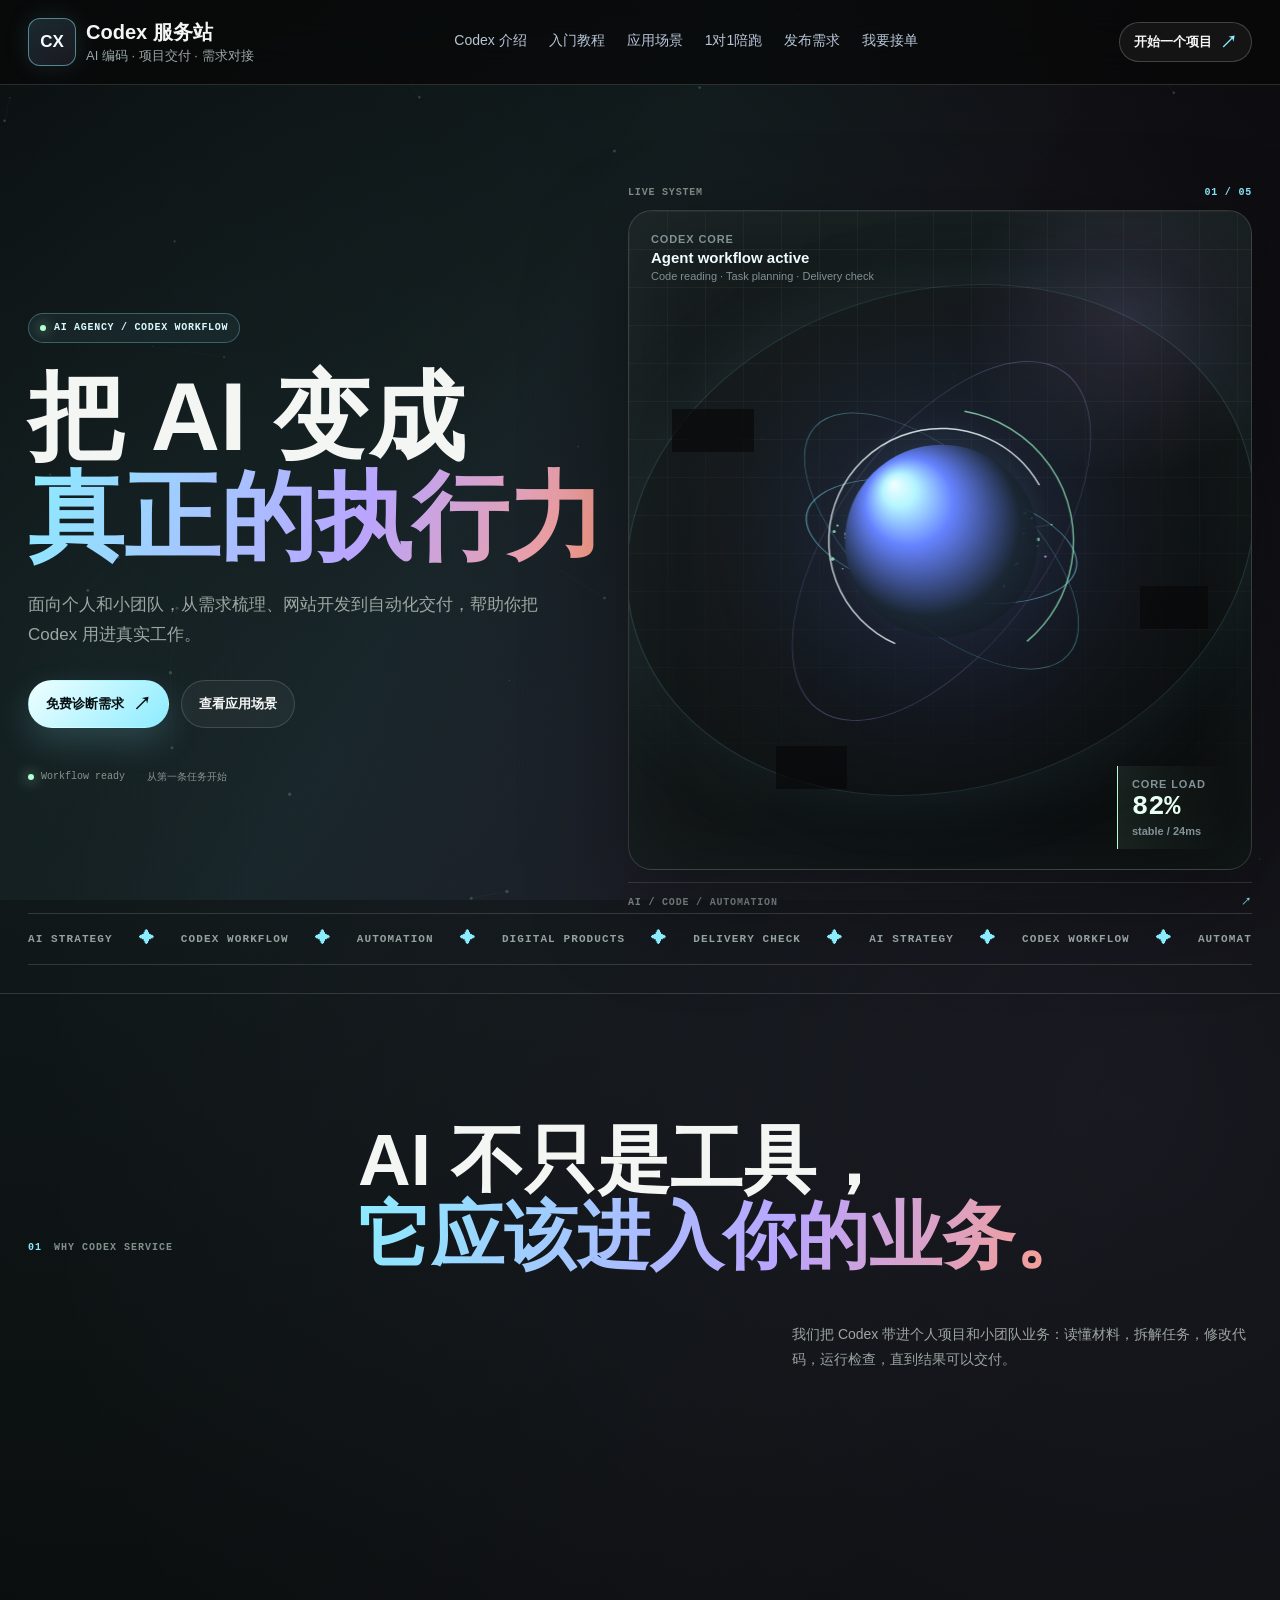
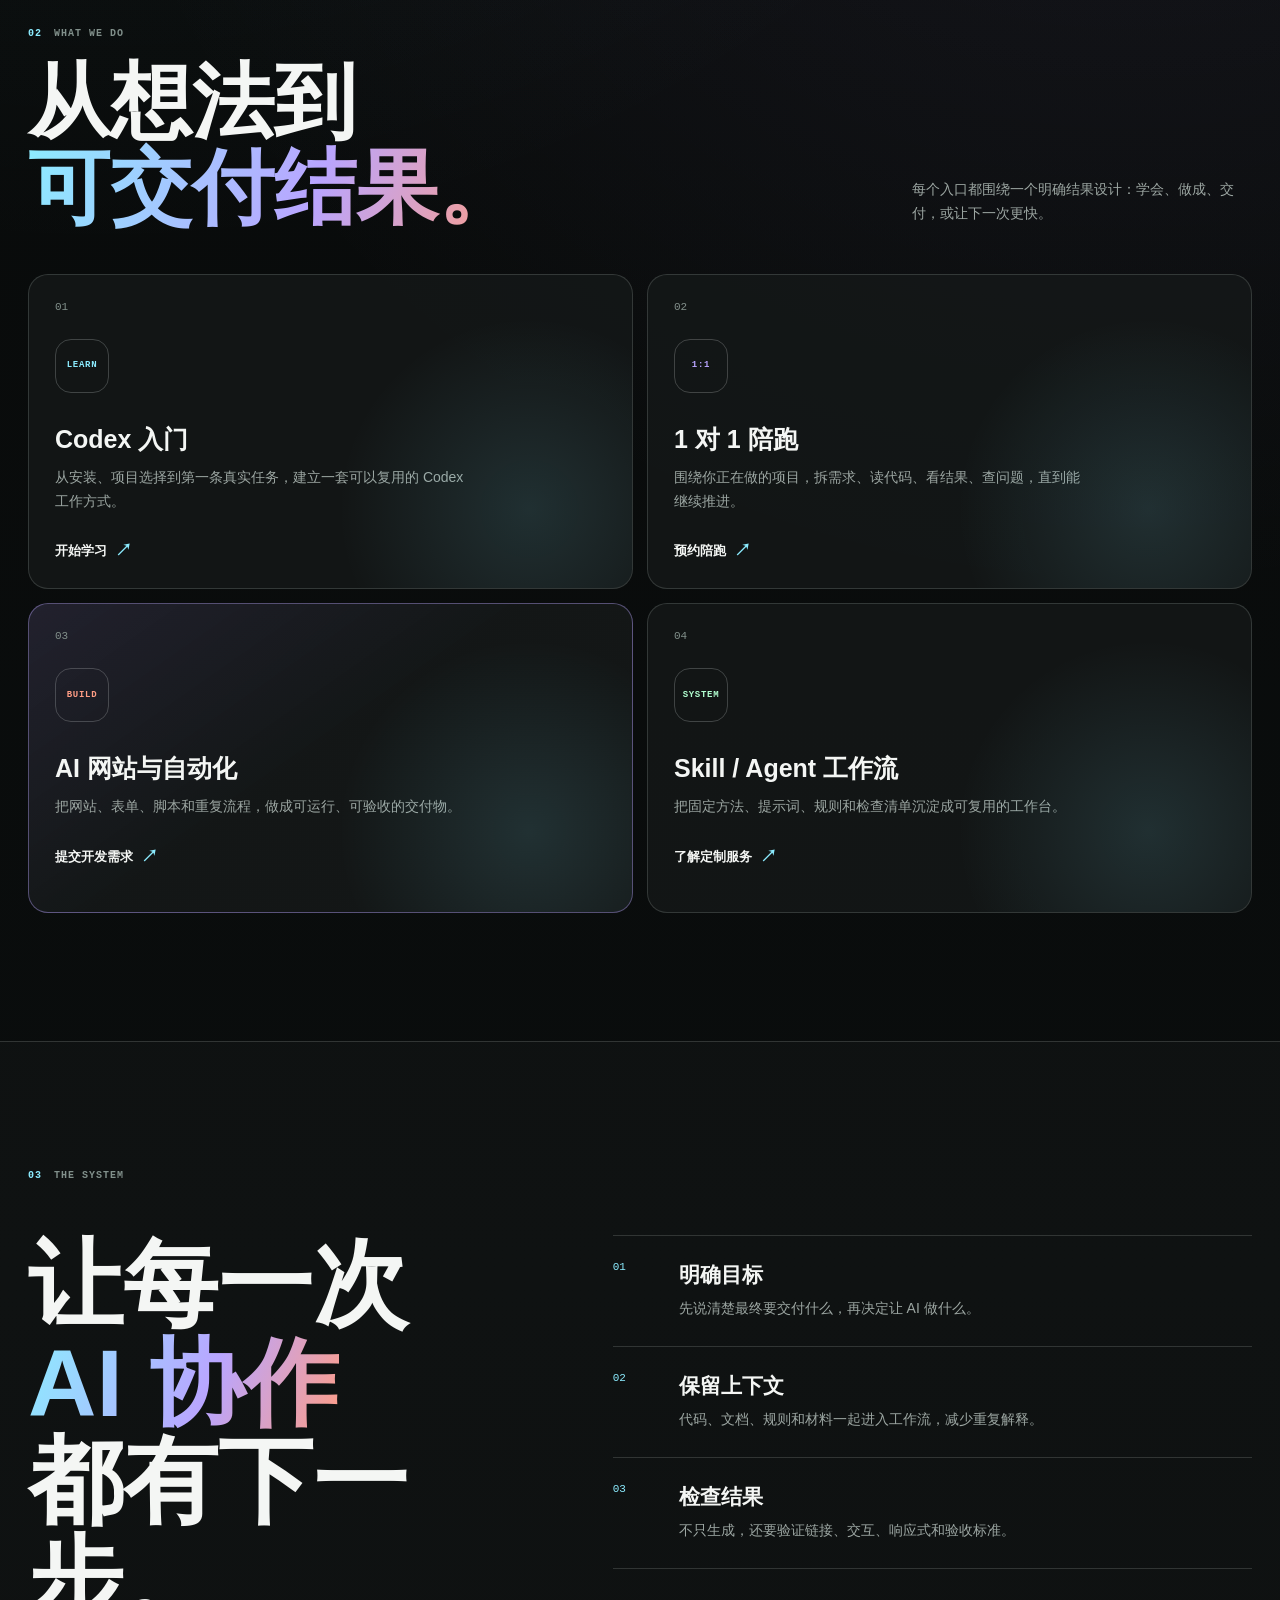
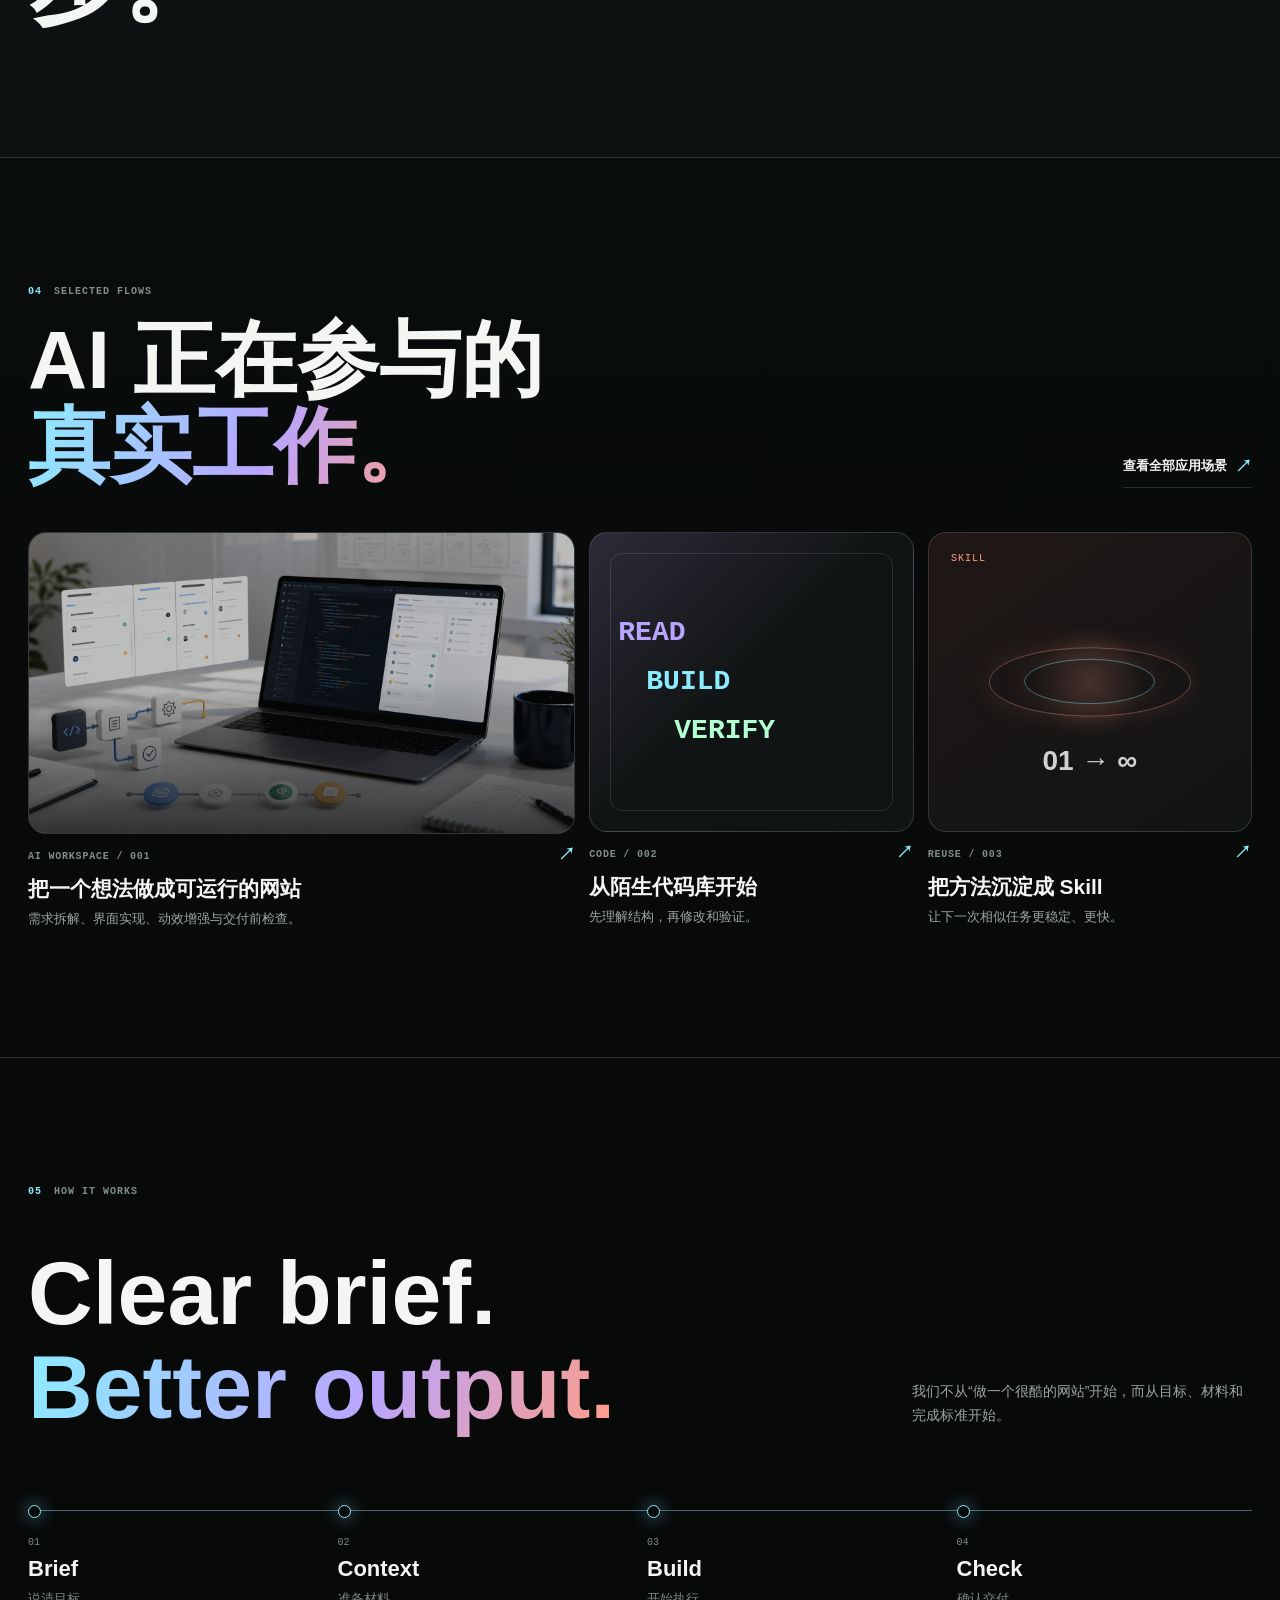
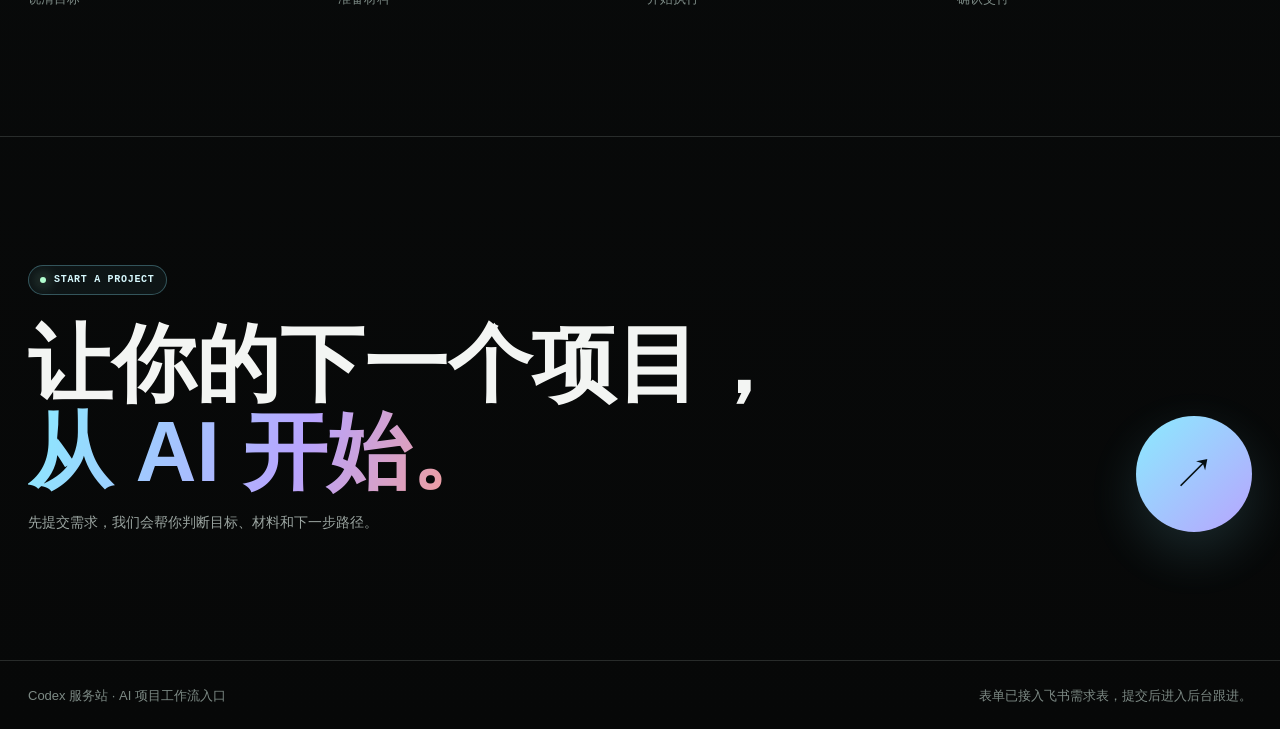
<file: index.html>
<!doctype html>
<html lang="zh-CN">
<head>
  <meta charset="utf-8">
  <meta name="viewport" content="width=device-width, initial-scale=1">
  <title>Codex 服务站 | AI Agency</title>
  <meta name="description" content="Codex 服务站面向个人和小团队，提供 Codex 入门、项目陪跑、AI 网站、自动化和 Skill 工作流服务。">
  <meta name="theme-color" content="#070808">
  <link rel="stylesheet" href="styles.css">
</head>
<body class="theme-ai agencyai-home">
  <canvas class="ambient-canvas" data-ambient-canvas aria-hidden="true"></canvas>
  <div class="page-progress" data-page-progress aria-hidden="true"></div>
  <div class="custom-cursor" data-custom-cursor aria-hidden="true"><span data-cursor-label>OPEN</span></div>

  <header class="site-header">
    <div class="nav-wrap">
      <a class="brand" href="index.html" aria-label="Codex 服务站首页">
        <span class="brand-mark">CX</span>
        <span class="brand-text">
          <span class="brand-name">Codex 服务站</span>
          <span class="brand-sub">AI 编码 · 项目交付 · 需求对接</span>
        </span>
      </a>
      <nav class="nav-links" data-nav-links>
        <a href="codex/index.html">Codex 介绍</a>
        <a href="tutorial/index.html">入门教程</a>
        <a href="scenarios/index.html">应用场景</a>
        <a href="coaching/index.html">1对1陪跑</a>
        <a href="post-demand/index.html">发布需求</a>
        <a href="take-orders/index.html">我要接单</a>
      </nav>
      <div class="nav-actions">
        <a class="agency-nav-cta" href="post-demand/index.html">开始一个项目 <span>↗</span></a>
        <button class="menu-button" type="button" data-menu-toggle aria-expanded="false" aria-label="打开导航">MENU</button>
      </div>
    </div>
  </header>

  <main>
    <section class="agency-hero">
      <div class="agency-hero-grid">
        <div class="agency-hero-copy reveal">
          <span class="agency-pill"><i></i>AI AGENCY / CODEX WORKFLOW</span>
          <h1>把 AI 变成<br><span>真正的执行力</span></h1>
          <p>面向个人和小团队，从需求梳理、网站开发到自动化交付，帮助你把 Codex 用进真实工作。</p>
          <div class="agency-hero-actions">
            <a class="agency-button primary" href="post-demand/index.html" data-cursor-text="START">免费诊断需求 <span>↗</span></a>
            <a class="agency-button secondary" href="scenarios/index.html" data-cursor-text="EXPLORE">查看应用场景</a>
          </div>
          <div class="agency-trust-row">
            <span><i></i>Workflow ready</span>
            <span>从第一条任务开始</span>
          </div>
        </div>

        <div class="agency-hero-visual reveal">
          <div class="agency-visual-label label-top"><span>LIVE SYSTEM</span><strong>01 / 05</strong></div>
          <div class="core-stage" aria-label="动态 AI 核心视觉">
            <canvas class="core-canvas" data-core-canvas aria-hidden="true"></canvas>
            <div class="core-copy">
              <span>Codex Core</span>
              <strong>Agent workflow active</strong>
              <small>Code reading · Task planning · Delivery check</small>
            </div>
            <div class="orbit-label label-one"><i></i>Analyze</div>
            <div class="orbit-label label-two"><i></i>Build</div>
            <div class="orbit-label label-three"><i></i>Verify</div>
            <div class="core-readout"><span>CORE LOAD</span><strong data-core-load>82%</strong><small>stable / 24ms</small></div>
          </div>
          <div class="agency-visual-label label-bottom"><span>AI / CODE / AUTOMATION</span><span>↗</span></div>
        </div>
      </div>
      <div class="agency-ticker" aria-label="服务方向">
        <div class="agency-ticker-track">
          <span>AI STRATEGY</span><b>✦</b><span>CODEX WORKFLOW</span><b>✦</b><span>AUTOMATION</span><b>✦</b><span>DIGITAL PRODUCTS</span><b>✦</b><span>DELIVERY CHECK</span><b>✦</b>
          <span>AI STRATEGY</span><b>✦</b><span>CODEX WORKFLOW</span><b>✦</b><span>AUTOMATION</span><b>✦</b><span>DIGITAL PRODUCTS</span><b>✦</b><span>DELIVERY CHECK</span><b>✦</b>
        </div>
      </div>
    </section>

    <section class="agency-intro section">
      <div class="agency-section-label reveal"><span>01</span><span>WHY CODEX SERVICE</span></div>
      <div class="agency-intro-content reveal">
        <h2>AI 不只是工具，<br><em>它应该进入<br class="mobile-only-break">你的业务。</em></h2>
        <p>我们把 Codex 带进个人项目和小团队业务：读懂材料，拆解任务，修改代码，运行检查，直到结果可以交付。</p>
      </div>
    </section>

    <section class="agency-services section">
      <div class="agency-section-heading reveal">
        <div>
          <div class="agency-section-label"><span>02</span><span>WHAT WE DO</span></div>
          <h2>从想法到<br><span>可交付结果。</span></h2>
        </div>
        <p>每个入口都围绕一个明确结果设计：学会、做成、交付，或让下一次更快。</p>
      </div>
      <div class="agency-service-grid">
        <a class="agency-service-card reveal" href="tutorial/index.html" data-cursor-text="LEARN">
          <span class="card-number">01</span>
          <div class="card-icon icon-spark">LEARN</div>
          <h3>Codex 入门</h3>
          <p>从安装、项目选择到第一条真实任务，建立一套可以复用的 Codex 工作方式。</p>
          <span class="card-link">开始学习 <b>↗</b></span>
        </a>
        <a class="agency-service-card reveal" href="coaching/index.html" data-cursor-text="BOOK">
          <span class="card-number">02</span>
          <div class="card-icon icon-orbit">1:1</div>
          <h3>1 对 1 陪跑</h3>
          <p>围绕你正在做的项目，拆需求、读代码、看结果、查问题，直到能继续推进。</p>
          <span class="card-link">预约陪跑 <b>↗</b></span>
        </a>
        <a class="agency-service-card featured reveal" href="post-demand/index.html" data-cursor-text="START">
          <span class="card-number">03</span>
          <div class="card-icon icon-flow">BUILD</div>
          <h3>AI 网站与自动化</h3>
          <p>把网站、表单、脚本和重复流程，做成可运行、可验收的交付物。</p>
          <span class="card-link">提交开发需求 <b>↗</b></span>
        </a>
        <a class="agency-service-card reveal" href="post-demand/index.html" data-cursor-text="START">
          <span class="card-number">04</span>
          <div class="card-icon icon-grid">SYSTEM</div>
          <h3>Skill / Agent 工作流</h3>
          <p>把固定方法、提示词、规则和检查清单沉淀成可复用的工作台。</p>
          <span class="card-link">了解定制服务 <b>↗</b></span>
        </a>
      </div>
    </section>

    <section class="agency-results section">
      <div class="agency-section-label reveal"><span>03</span><span>THE SYSTEM</span></div>
      <div class="agency-results-grid">
        <div class="result-statement reveal">
          <h2>让每一次<br><span>AI 协作</span><br>都有下一步。</h2>
        </div>
        <div class="result-list">
          <article class="result-item reveal"><span>01</span><div><h3>明确目标</h3><p>先说清楚最终要交付什么，再决定让 AI 做什么。</p></div></article>
          <article class="result-item reveal"><span>02</span><div><h3>保留上下文</h3><p>代码、文档、规则和材料一起进入工作流，减少重复解释。</p></div></article>
          <article class="result-item reveal"><span>03</span><div><h3>检查结果</h3><p>不只生成，还要验证链接、交互、响应式和验收标准。</p></div></article>
        </div>
      </div>
    </section>

    <section class="agency-projects section">
      <div class="agency-section-heading reveal">
        <div>
          <div class="agency-section-label"><span>04</span><span>SELECTED FLOWS</span></div>
          <h2>AI 正在参与的<br><span>真实工作。</span></h2>
        </div>
        <a class="agency-inline-link" href="scenarios/index.html" data-cursor-text="EXPLORE">查看全部应用场景 <b>↗</b></a>
      </div>
      <div class="agency-project-grid">
        <a class="agency-project-card project-large reveal" href="scenarios/index.html" data-cursor-text="VIEW">
          <div class="project-art project-art-image"><img src="assets/codex-workspace-hero.png" alt="Codex AI 工作区预览"></div>
          <div class="project-meta"><span>AI WORKSPACE / 001</span><span>↗</span></div>
          <h3>把一个想法做成可运行的网站</h3>
          <p>需求拆解、界面实现、动效增强与交付前检查。</p>
        </a>
        <a class="agency-project-card reveal" href="codex/index.html" data-cursor-text="VIEW">
          <div class="project-art project-art-code"><span>READ</span><span>BUILD</span><span>VERIFY</span></div>
          <div class="project-meta"><span>CODE / 002</span><span>↗</span></div>
          <h3>从陌生代码库开始</h3>
          <p>先理解结构，再修改和验证。</p>
        </a>
        <a class="agency-project-card reveal" href="tutorial/index.html" data-cursor-text="VIEW">
          <div class="project-art project-art-skill"><span>SKILL</span><strong>01 → ∞</strong></div>
          <div class="project-meta"><span>REUSE / 003</span><span>↗</span></div>
          <h3>把方法沉淀成 Skill</h3>
          <p>让下一次相似任务更稳定、更快。</p>
        </a>
      </div>
    </section>

    <section class="agency-process section">
      <div class="agency-section-label reveal"><span>05</span><span>HOW IT WORKS</span></div>
      <div class="agency-process-top reveal">
        <h2>Clear brief.<br><span>Better output.</span></h2>
        <p>我们不从“做一个很酷的网站”开始，而从目标、材料和完成标准开始。</p>
      </div>
      <div class="agency-process-line">
        <div class="process-node reveal"><span>01</span><strong>Brief</strong><small>说清目标</small></div>
        <div class="process-node reveal"><span>02</span><strong>Context</strong><small>准备材料</small></div>
        <div class="process-node reveal"><span>03</span><strong>Build</strong><small>开始执行</small></div>
        <div class="process-node reveal"><span>04</span><strong>Check</strong><small>确认交付</small></div>
      </div>
    </section>

    <section class="agency-cta reveal">
      <div class="agency-cta-copy">
        <span class="agency-pill"><i></i>START A PROJECT</span>
        <h2>让你的下一个项目，<br><span>从 AI 开始。</span></h2>
        <p>先提交需求，我们会帮你判断目标、材料和下一步路径。</p>
      </div>
      <a class="agency-cta-button" href="post-demand/index.html" data-cursor-text="START" aria-label="提交免费诊断">↗</a>
    </section>
  </main>

  <footer class="site-footer">
    <div class="footer-inner">
      <span>Codex 服务站 · AI 项目工作流入口</span>
      <span>表单已接入飞书需求表，提交后进入后台跟进。</span>
    </div>
  </footer>
  <script src="config.js"></script>
  <script src="https://cdn.jsdelivr.net/npm/gsap@3.12.5/dist/gsap.min.js" defer></script>
  <script src="app.js" defer></script>
</body>
</html>
</file>
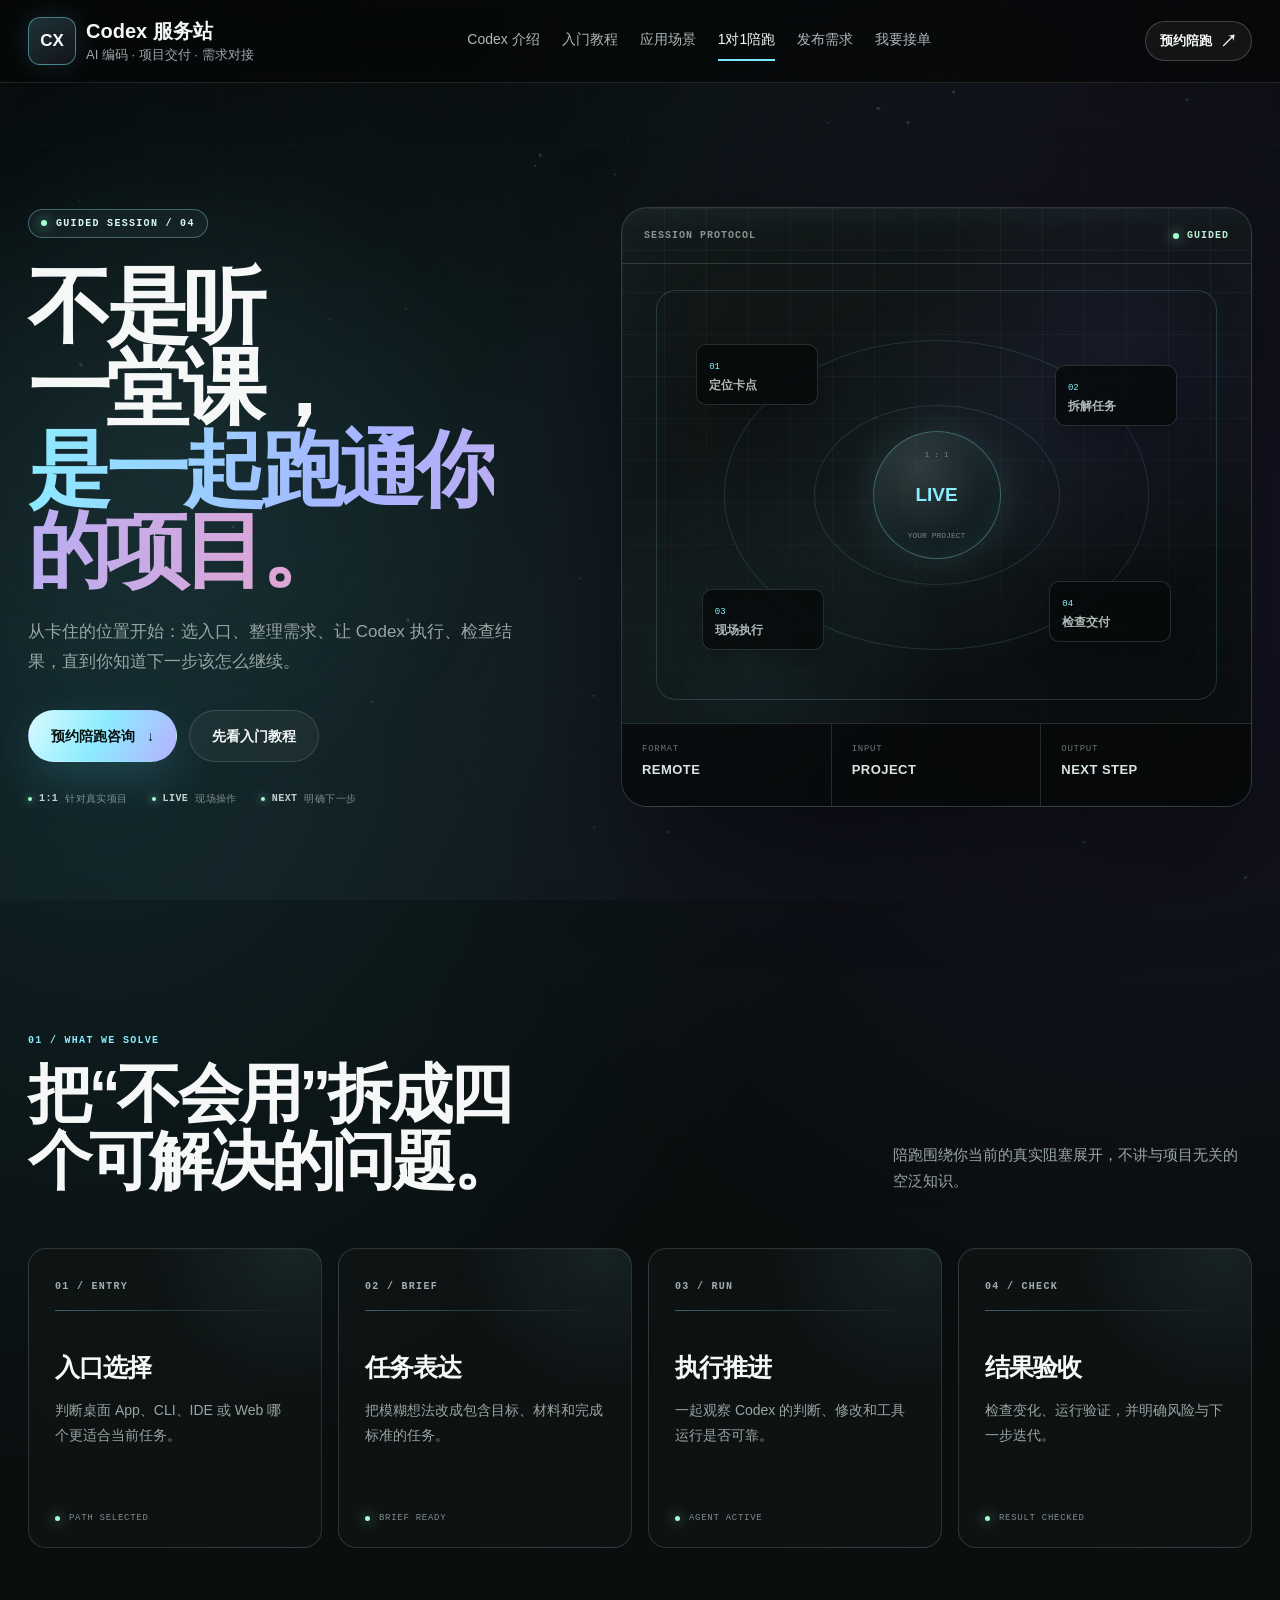
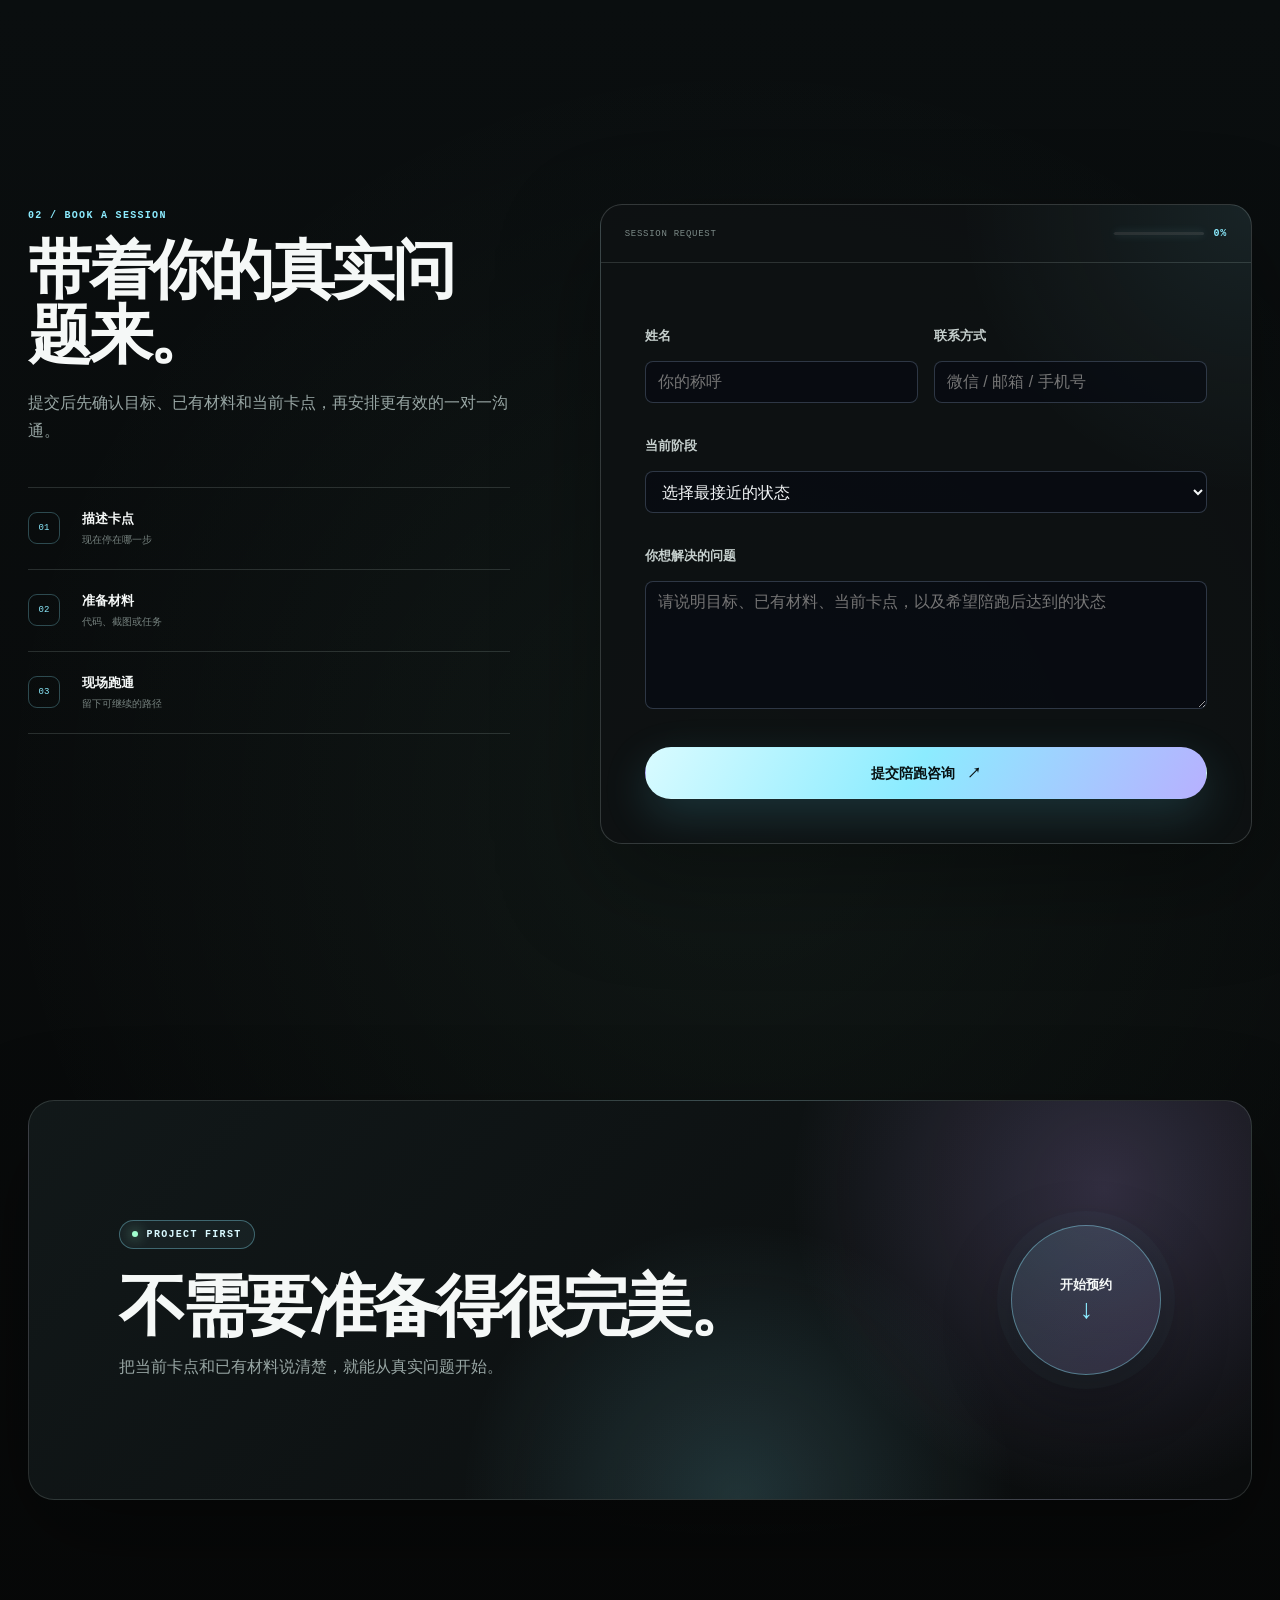
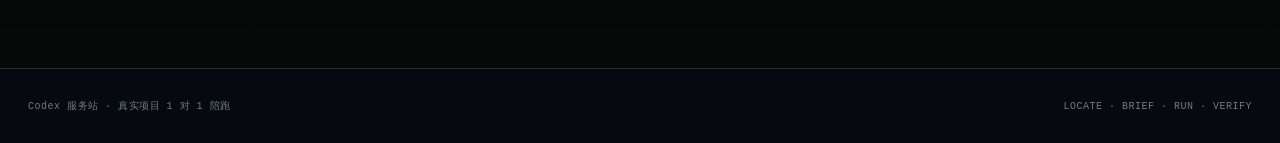
<file: coaching/index.html>
<!doctype html>
<html lang="zh-CN">
<head><meta charset="utf-8"><meta name="viewport" content="width=device-width, initial-scale=1"><title>1对1陪跑 | 把 Codex 跑进真实项目</title><meta name="description" content="围绕你的真实项目，一起完成入口选择、任务拆解、执行检查和下一步迭代。"><meta name="theme-color" content="#070808"><link rel="stylesheet" href="../styles.css"></head>
<body class="theme-ai inner-tech-page page-coaching">
  <canvas class="ambient-canvas" data-ambient-canvas aria-hidden="true"></canvas><div class="page-progress" data-page-progress aria-hidden="true"></div><div class="custom-cursor" data-custom-cursor aria-hidden="true"><span data-cursor-label>OPEN</span></div>
  <header class="site-header"><div class="nav-wrap"><a class="brand" href="../index.html" aria-label="返回 Codex 服务站首页"><span class="brand-mark">CX</span><span class="brand-text"><span class="brand-name">Codex 服务站</span><span class="brand-sub">AI 编码 · 项目交付 · 需求对接</span></span></a><nav class="nav-links" data-nav-links aria-label="主导航"><a href="../codex/index.html">Codex 介绍</a><a href="../tutorial/index.html">入门教程</a><a href="../scenarios/index.html">应用场景</a><a href="../coaching/index.html">1对1陪跑</a><a href="../post-demand/index.html">发布需求</a><a href="../take-orders/index.html">我要接单</a></nav><div class="nav-actions"><a class="agency-nav-cta" href="#booking">预约陪跑 <span>↗</span></a><button class="menu-button" type="button" data-menu-toggle aria-expanded="false" aria-label="打开导航">MENU</button></div></div></header>
  <main>
    <section class="nexus-hero"><div class="nexus-hero-copy reveal"><span class="nexus-kicker"><i></i>GUIDED SESSION / 04</span><h1>不是听一堂课，<br><span>是一起跑通你的项目。</span></h1><p>从卡住的位置开始：选入口、整理需求、让 Codex 执行、检查结果，直到你知道下一步该怎么继续。</p><div class="nexus-actions"><a class="nexus-button primary" href="#booking" data-cursor-text="BOOK">预约陪跑咨询 <span>↓</span></a><a class="nexus-button secondary" href="../tutorial/index.html" data-cursor-text="LEARN">先看入门教程</a></div><div class="nexus-proof"><span><b>1:1</b> 针对真实项目</span><span><b>LIVE</b> 现场操作</span><span><b>NEXT</b> 明确下一步</span></div></div>
      <div class="nexus-console session-console reveal" data-tilt-panel aria-label="一对一陪跑会话流程"><div class="console-bar"><span>SESSION PROTOCOL</span><span class="live-status"><i></i> GUIDED</span></div><div class="session-orbit"><div class="session-core"><span>1 : 1</span><strong>LIVE</strong><small>YOUR PROJECT</small></div><div class="session-node node-a"><span>01</span><strong>定位卡点</strong></div><div class="session-node node-b"><span>02</span><strong>拆解任务</strong></div><div class="session-node node-c"><span>03</span><strong>现场执行</strong></div><div class="session-node node-d"><span>04</span><strong>检查交付</strong></div></div><div class="console-metrics"><div><span>FORMAT</span><strong>REMOTE</strong></div><div><span>INPUT</span><strong>PROJECT</strong></div><div><span>OUTPUT</span><strong>NEXT STEP</strong></div></div></div>
    </section>

    <section class="nexus-section"><div class="nexus-section-head reveal"><div><span class="section-code">01 / WHAT WE SOLVE</span><h2>把“不会用”拆成四个可解决的问题。</h2></div><p>陪跑围绕你当前的真实阻塞展开，不讲与项目无关的空泛知识。</p></div><div class="nexus-card-grid four-up"><article class="nexus-card reveal"><span class="card-code">01 / ENTRY</span><h3>入口选择</h3><p>判断桌面 App、CLI、IDE 或 Web 哪个更适合当前任务。</p><div class="card-signal"><i></i><span>PATH SELECTED</span></div></article><article class="nexus-card reveal"><span class="card-code">02 / BRIEF</span><h3>任务表达</h3><p>把模糊想法改成包含目标、材料和完成标准的任务。</p><div class="card-signal"><i></i><span>BRIEF READY</span></div></article><article class="nexus-card reveal"><span class="card-code">03 / RUN</span><h3>执行推进</h3><p>一起观察 Codex 的判断、修改和工具运行是否可靠。</p><div class="card-signal"><i></i><span>AGENT ACTIVE</span></div></article><article class="nexus-card reveal"><span class="card-code">04 / CHECK</span><h3>结果验收</h3><p>检查变化、运行验证，并明确风险与下一步迭代。</p><div class="card-signal"><i></i><span>RESULT CHECKED</span></div></article></div></section>

    <section class="nexus-section nexus-form-section" id="booking">
      <div class="form-intro reveal"><span class="section-code">02 / BOOK A SESSION</span><h2>带着你的真实问题来。</h2><p>提交后先确认目标、已有材料和当前卡点，再安排更有效的一对一沟通。</p><div class="form-intro-steps"><div><span>01</span><p><strong>描述卡点</strong><small>现在停在哪一步</small></p></div><div><span>02</span><p><strong>准备材料</strong><small>代码、截图或任务</small></p></div><div><span>03</span><p><strong>现场跑通</strong><small>留下可继续的路径</small></p></div></div></div>
      <div class="nexus-form-shell reveal"><div class="form-shell-top"><span>SESSION REQUEST</span><div class="form-completion"><i data-form-progress style="--progress:0%"></i><b data-form-progress-text>0%</b></div></div><form class="lead-form nexus-form" data-form-type="陪跑咨询" data-form-meter><div class="form-grid"><div class="field"><label for="coach-name">姓名</label><input id="coach-name" name="name" required placeholder="你的称呼"></div><div class="field"><label for="coach-contact">联系方式</label><input id="coach-contact" name="contact" required placeholder="微信 / 邮箱 / 手机号"></div></div><div class="field"><label for="coach-stage">当前阶段</label><select id="coach-stage" name="title" required><option value="">选择最接近的状态</option><option>还没安装或登录</option><option>已经安装但不会开始</option><option>任务能运行但结果不稳定</option><option>正在真实项目里卡住</option></select></div><div class="field"><label for="coach-detail">你想解决的问题</label><textarea id="coach-detail" name="detail" required placeholder="请说明目标、已有材料、当前卡点，以及希望陪跑后达到的状态"></textarea></div><button class="nexus-button primary form-submit" type="submit">提交陪跑咨询 <span>↗</span></button></form><div class="form-success" role="status"></div></div>
    </section>
    <section class="nexus-final-cta reveal"><div><span class="nexus-kicker"><i></i>PROJECT FIRST</span><h2>不需要准备得很完美。</h2><p>把当前卡点和已有材料说清楚，就能从真实问题开始。</p></div><a class="nexus-cta-orb" href="#booking" data-cursor-text="BOOK"><span>开始预约</span><b>↓</b></a></section>
  </main>
  <footer class="site-footer nexus-footer"><div class="footer-inner"><span>Codex 服务站 · 真实项目 1 对 1 陪跑</span><span>LOCATE · BRIEF · RUN · VERIFY</span></div></footer><script src="../config.js"></script><script src="../app.js" defer></script>
</body></html>
</file>
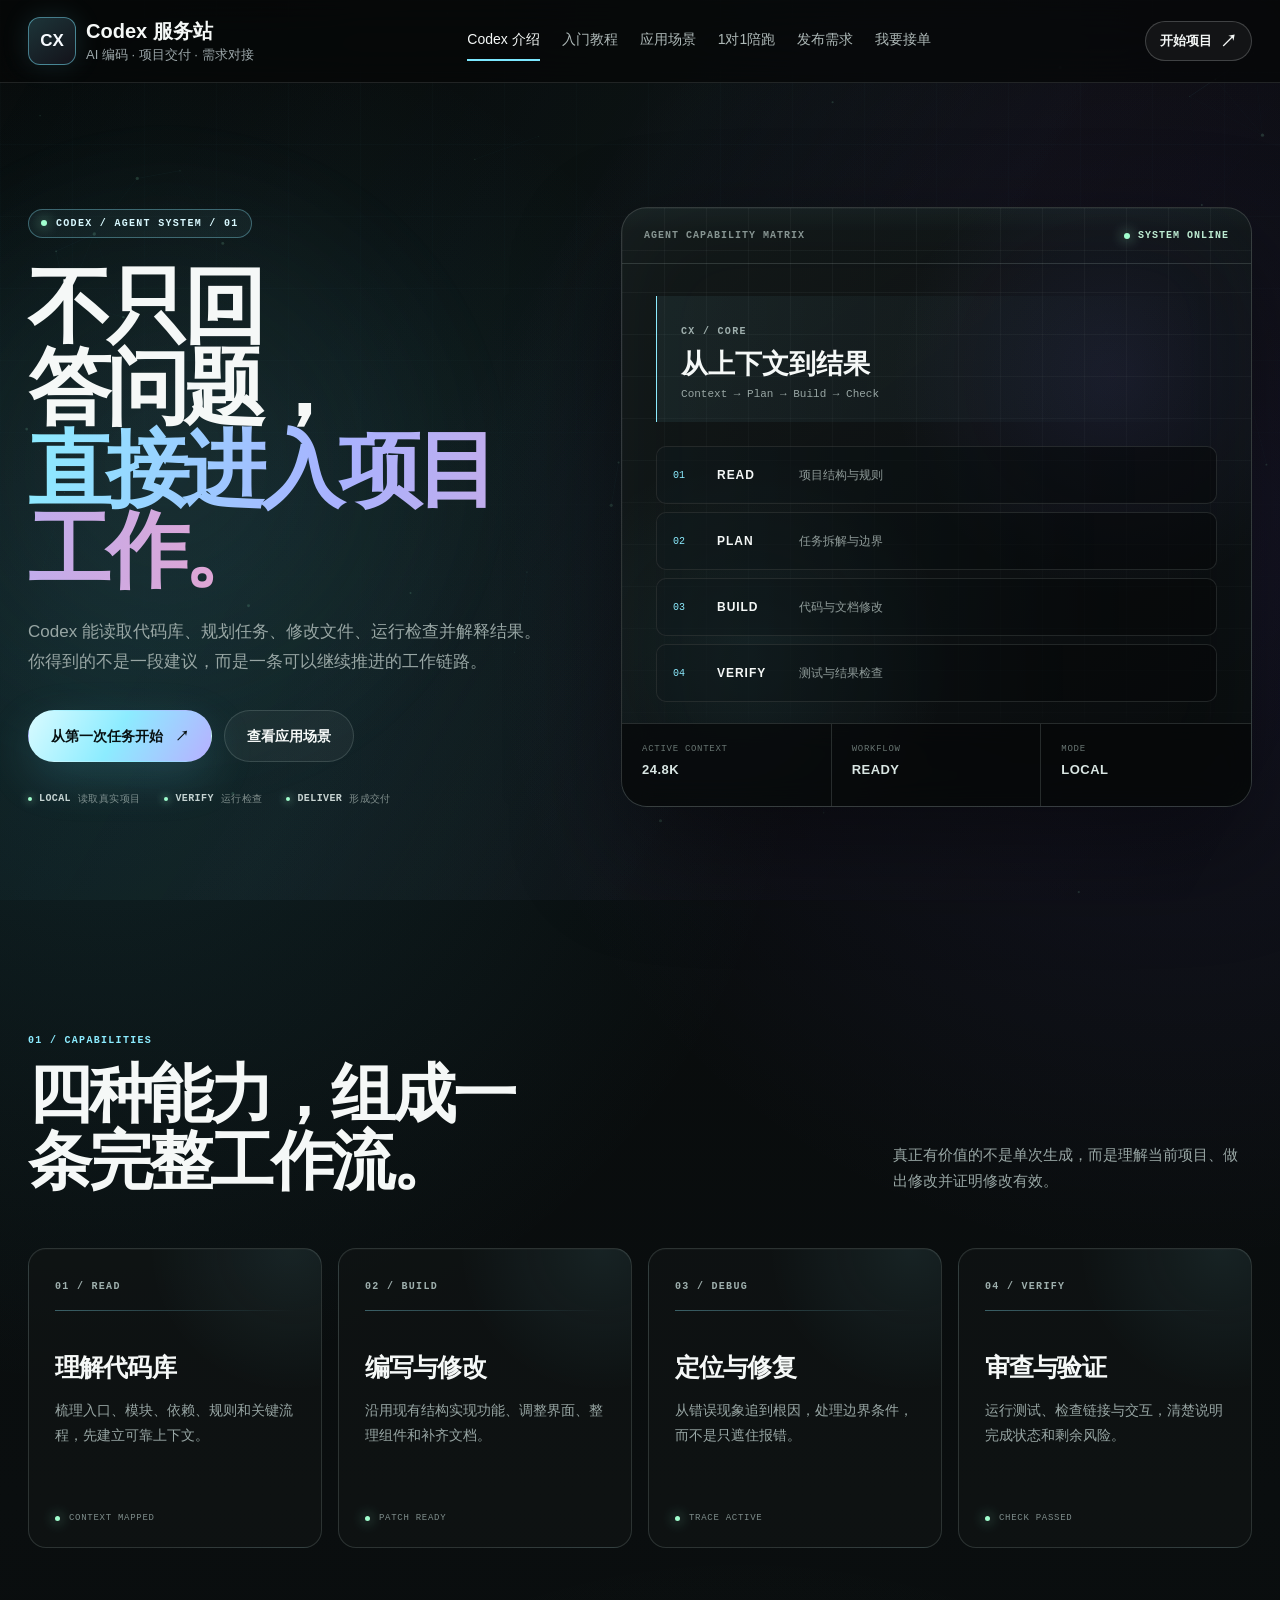
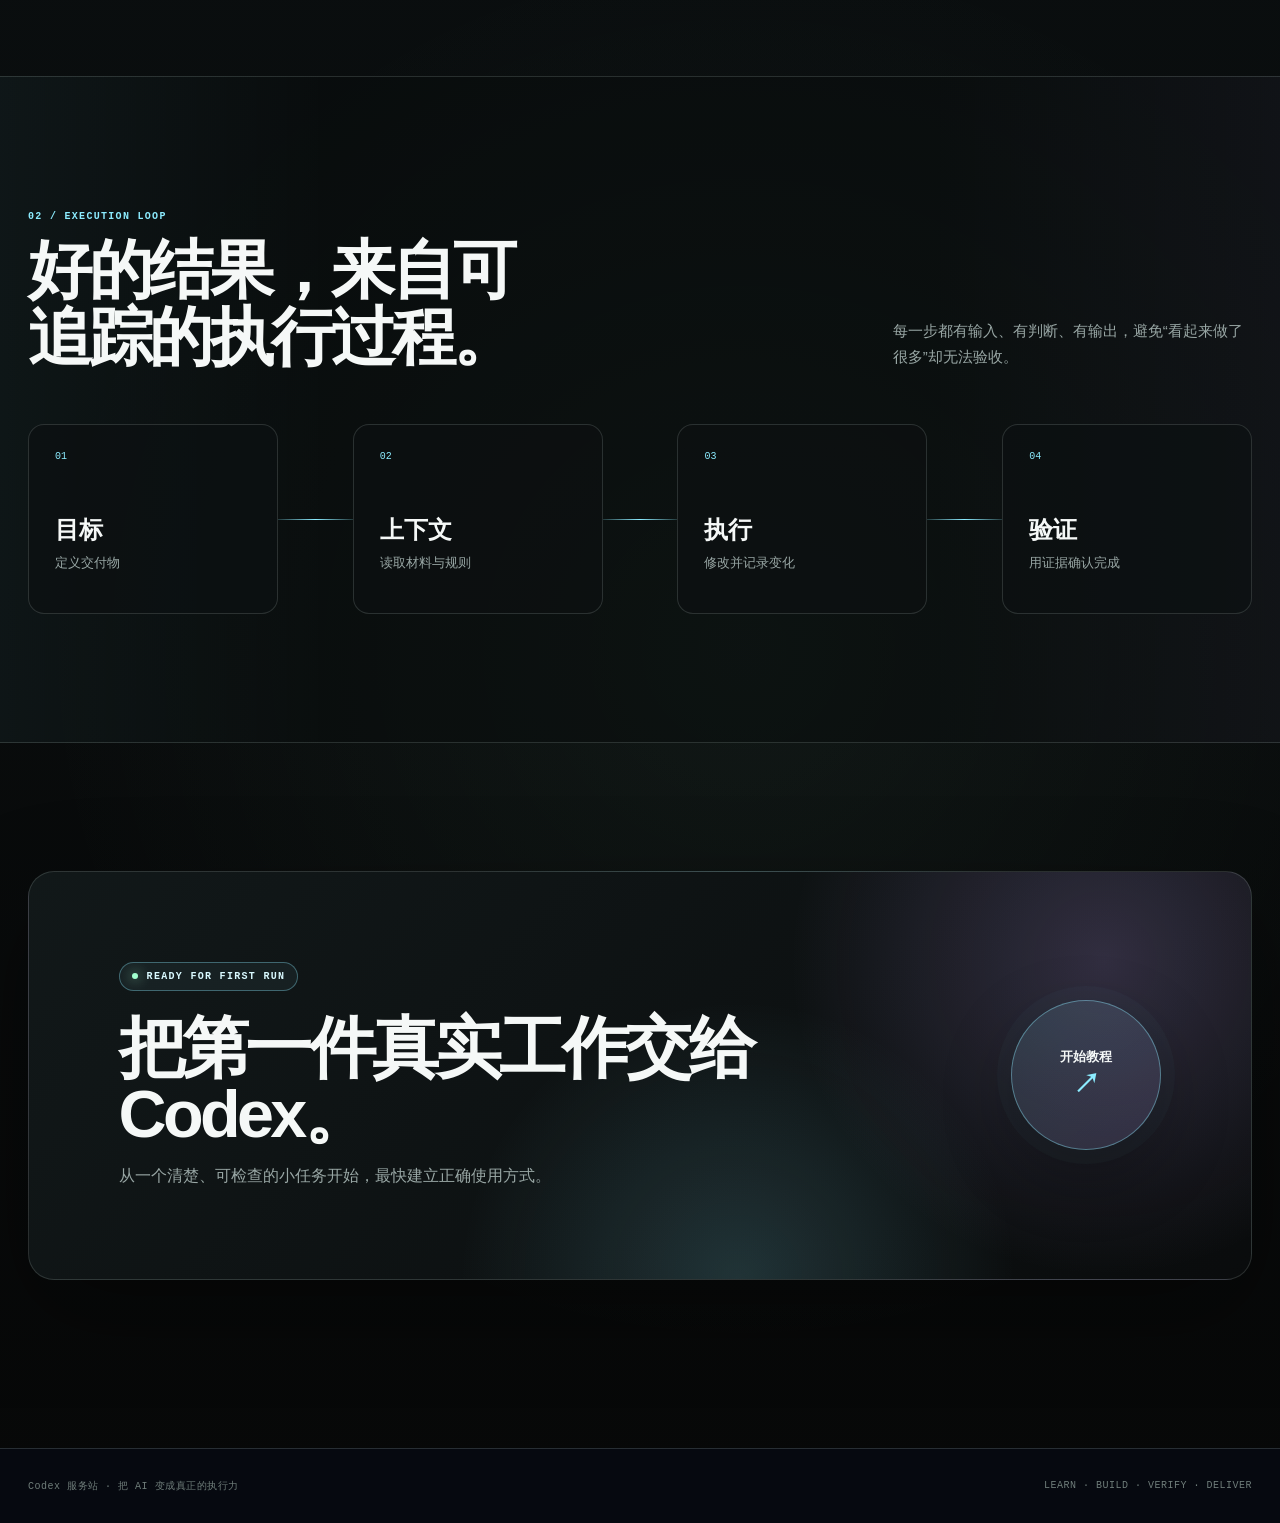
<file: codex/index.html>
<!doctype html>
<html lang="zh-CN">
<head>
  <meta charset="utf-8">
  <meta name="viewport" content="width=device-width, initial-scale=1">
  <title>Codex 介绍 | 从对话到可交付结果</title>
  <meta name="description" content="了解 Codex 如何读取项目、编写代码、运行检查并完成可验证的项目交付。">
  <meta name="theme-color" content="#070808">
  <link rel="stylesheet" href="../styles.css">
</head>
<body class="theme-ai inner-tech-page page-codex">
  <canvas class="ambient-canvas" data-ambient-canvas aria-hidden="true"></canvas>
  <div class="page-progress" data-page-progress aria-hidden="true"></div>
  <div class="custom-cursor" data-custom-cursor aria-hidden="true"><span data-cursor-label>OPEN</span></div>

  <header class="site-header">
    <div class="nav-wrap">
      <a class="brand" href="../index.html" aria-label="返回 Codex 服务站首页">
        <span class="brand-mark">CX</span>
        <span class="brand-text"><span class="brand-name">Codex 服务站</span><span class="brand-sub">AI 编码 · 项目交付 · 需求对接</span></span>
      </a>
      <nav class="nav-links" data-nav-links aria-label="主导航">
        <a href="../codex/index.html">Codex 介绍</a><a href="../tutorial/index.html">入门教程</a><a href="../scenarios/index.html">应用场景</a><a href="../coaching/index.html">1对1陪跑</a><a href="../post-demand/index.html">发布需求</a><a href="../take-orders/index.html">我要接单</a>
      </nav>
      <div class="nav-actions"><a class="agency-nav-cta" href="../post-demand/index.html">开始项目 <span>↗</span></a><button class="menu-button" type="button" data-menu-toggle aria-expanded="false" aria-label="打开导航">MENU</button></div>
    </div>
  </header>

  <main>
    <section class="nexus-hero">
      <div class="nexus-hero-copy reveal">
        <span class="nexus-kicker"><i></i>CODEX / AGENT SYSTEM / 01</span>
        <h1>不只回答问题，<br><span>直接进入项目工作。</span></h1>
        <p>Codex 能读取代码库、规划任务、修改文件、运行检查并解释结果。你得到的不是一段建议，而是一条可以继续推进的工作链路。</p>
        <div class="nexus-actions"><a class="nexus-button primary" href="../tutorial/index.html" data-cursor-text="LEARN">从第一次任务开始 <span>↗</span></a><a class="nexus-button secondary" href="../scenarios/index.html" data-cursor-text="EXPLORE">查看应用场景</a></div>
        <div class="nexus-proof"><span><b>LOCAL</b> 读取真实项目</span><span><b>VERIFY</b> 运行检查</span><span><b>DELIVER</b> 形成交付</span></div>
      </div>

      <div class="nexus-console reveal" data-tilt-panel aria-label="Codex 代理能力实时面板">
        <div class="console-bar"><span>AGENT CAPABILITY MATRIX</span><span class="live-status"><i></i> SYSTEM ONLINE</span></div>
        <div class="console-focus">
          <span class="console-index">CX / CORE</span>
          <strong>从上下文到结果</strong>
          <small>Context → Plan → Build → Check</small>
        </div>
        <div class="capability-stream">
          <div class="stream-row"><span>01</span><strong>READ</strong><em>项目结构与规则</em><i style="--level:92%"></i></div>
          <div class="stream-row"><span>02</span><strong>PLAN</strong><em>任务拆解与边界</em><i style="--level:84%"></i></div>
          <div class="stream-row"><span>03</span><strong>BUILD</strong><em>代码与文档修改</em><i style="--level:89%"></i></div>
          <div class="stream-row"><span>04</span><strong>VERIFY</strong><em>测试与结果检查</em><i style="--level:78%"></i></div>
        </div>
        <div class="console-metrics"><div><span>ACTIVE CONTEXT</span><strong>24.8K</strong></div><div><span>WORKFLOW</span><strong>READY</strong></div><div><span>MODE</span><strong>LOCAL</strong></div></div>
      </div>
    </section>

    <section class="nexus-section">
      <div class="nexus-section-head reveal"><div><span class="section-code">01 / CAPABILITIES</span><h2>四种能力，组成一条完整工作流。</h2></div><p>真正有价值的不是单次生成，而是理解当前项目、做出修改并证明修改有效。</p></div>
      <div class="nexus-card-grid four-up">
        <article class="nexus-card reveal" data-cursor-text="READ"><span class="card-code">01 / READ</span><h3>理解代码库</h3><p>梳理入口、模块、依赖、规则和关键流程，先建立可靠上下文。</p><div class="card-signal"><i></i><span>CONTEXT MAPPED</span></div></article>
        <article class="nexus-card reveal" data-cursor-text="BUILD"><span class="card-code">02 / BUILD</span><h3>编写与修改</h3><p>沿用现有结构实现功能、调整界面、整理组件和补齐文档。</p><div class="card-signal"><i></i><span>PATCH READY</span></div></article>
        <article class="nexus-card reveal" data-cursor-text="DEBUG"><span class="card-code">03 / DEBUG</span><h3>定位与修复</h3><p>从错误现象追到根因，处理边界条件，而不是只遮住报错。</p><div class="card-signal"><i></i><span>TRACE ACTIVE</span></div></article>
        <article class="nexus-card reveal" data-cursor-text="VERIFY"><span class="card-code">04 / VERIFY</span><h3>审查与验证</h3><p>运行测试、检查链接与交互，清楚说明完成状态和剩余风险。</p><div class="card-signal"><i></i><span>CHECK PASSED</span></div></article>
      </div>
    </section>

    <section class="nexus-section nexus-section-alt">
      <div class="nexus-section-head reveal"><div><span class="section-code">02 / EXECUTION LOOP</span><h2>好的结果，来自可追踪的执行过程。</h2></div><p>每一步都有输入、有判断、有输出，避免“看起来做了很多”却无法验收。</p></div>
      <div class="execution-rail reveal">
        <div class="rail-step"><span>01</span><strong>目标</strong><small>定义交付物</small></div><div class="rail-line"><i></i></div>
        <div class="rail-step"><span>02</span><strong>上下文</strong><small>读取材料与规则</small></div><div class="rail-line"><i></i></div>
        <div class="rail-step"><span>03</span><strong>执行</strong><small>修改并记录变化</small></div><div class="rail-line"><i></i></div>
        <div class="rail-step"><span>04</span><strong>验证</strong><small>用证据确认完成</small></div>
      </div>
    </section>

    <section class="nexus-final-cta reveal">
      <div><span class="nexus-kicker"><i></i>READY FOR FIRST RUN</span><h2>把第一件真实工作交给 Codex。</h2><p>从一个清楚、可检查的小任务开始，最快建立正确使用方式。</p></div>
      <a class="nexus-cta-orb" href="../tutorial/index.html" data-cursor-text="START"><span>开始教程</span><b>↗</b></a>
    </section>
  </main>

  <footer class="site-footer nexus-footer"><div class="footer-inner"><span>Codex 服务站 · 把 AI 变成真正的执行力</span><span>LEARN · BUILD · VERIFY · DELIVER</span></div></footer>
  <script src="../config.js"></script><script src="../app.js" defer></script>
</body>
</html>
</file>
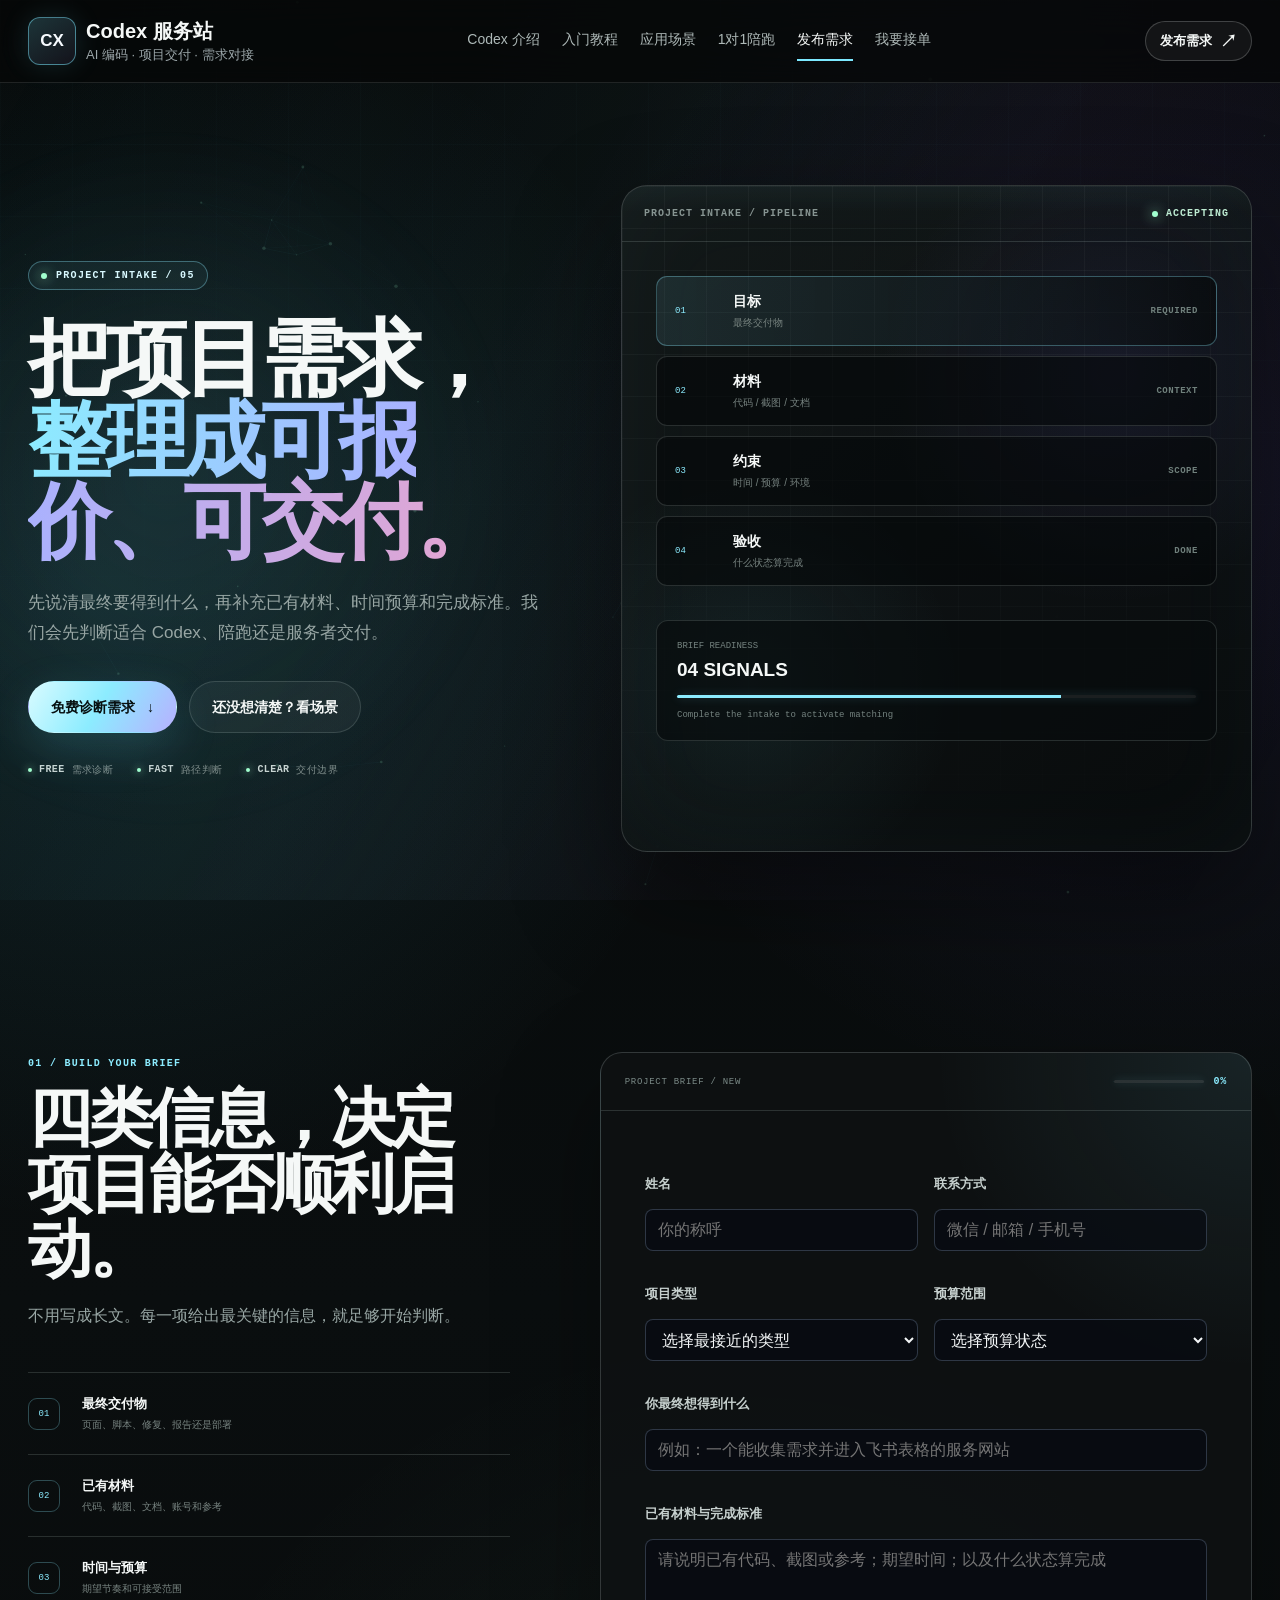
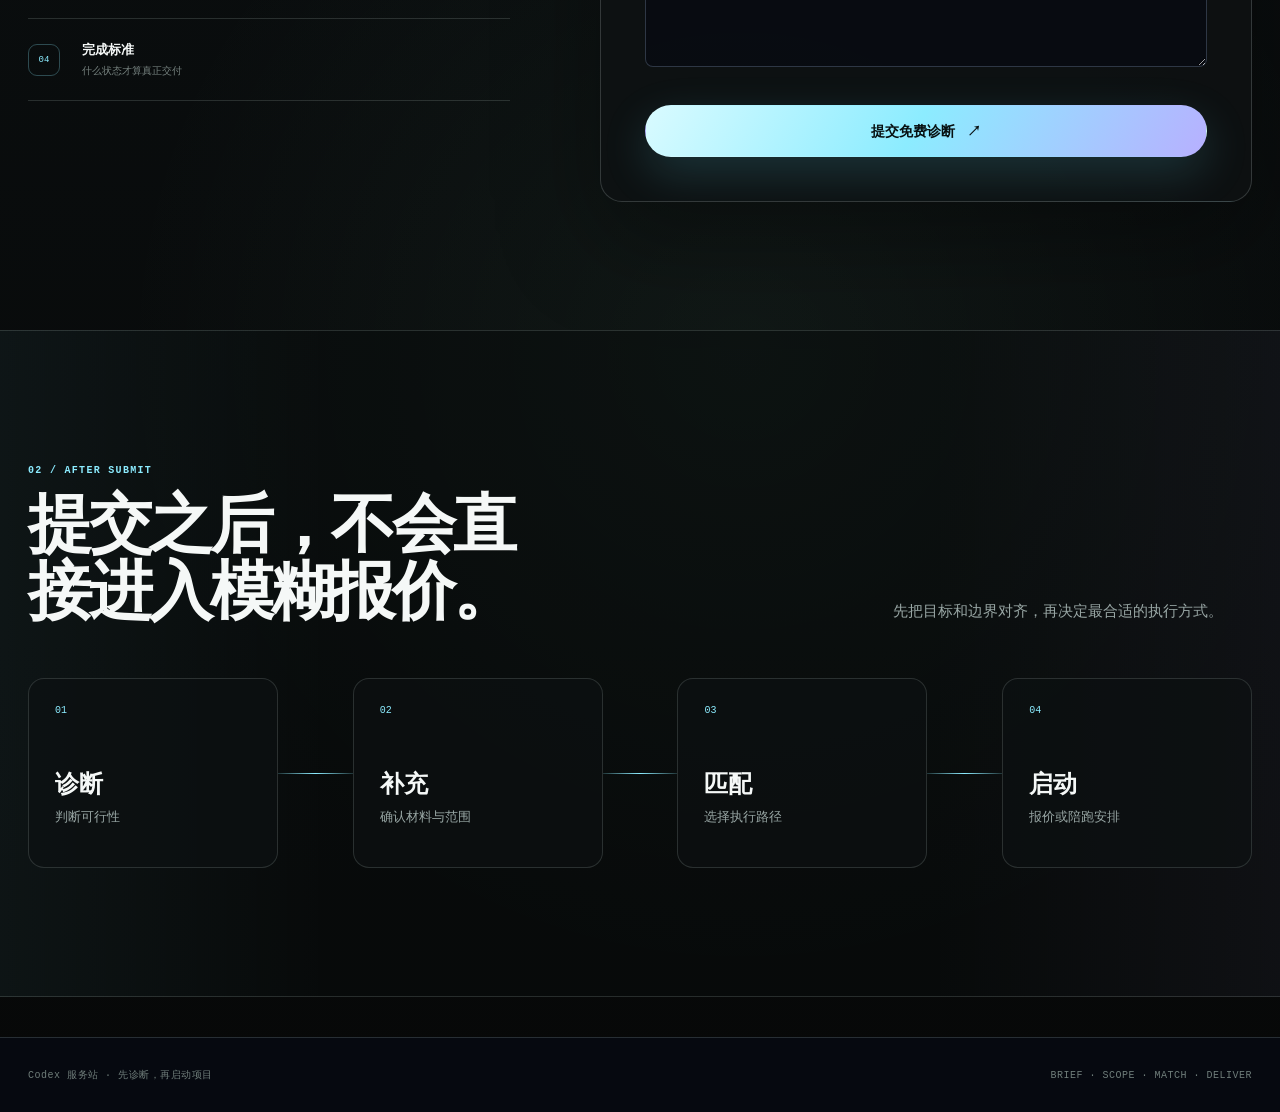
<file: post-demand/index.html>
<!doctype html>
<html lang="zh-CN">
<head><meta charset="utf-8"><meta name="viewport" content="width=device-width, initial-scale=1"><title>发布需求 | 把想法变成可交付项目</title><meta name="description" content="提交项目目标、已有材料和完成标准，获得 Codex 项目需求诊断与后续对接。"><meta name="theme-color" content="#070808"><link rel="stylesheet" href="../styles.css"></head>
<body class="theme-ai inner-tech-page page-demand">
  <canvas class="ambient-canvas" data-ambient-canvas aria-hidden="true"></canvas><div class="page-progress" data-page-progress aria-hidden="true"></div><div class="custom-cursor" data-custom-cursor aria-hidden="true"><span data-cursor-label>OPEN</span></div>
  <header class="site-header"><div class="nav-wrap"><a class="brand" href="../index.html" aria-label="返回 Codex 服务站首页"><span class="brand-mark">CX</span><span class="brand-text"><span class="brand-name">Codex 服务站</span><span class="brand-sub">AI 编码 · 项目交付 · 需求对接</span></span></a><nav class="nav-links" data-nav-links aria-label="主导航"><a href="../codex/index.html">Codex 介绍</a><a href="../tutorial/index.html">入门教程</a><a href="../scenarios/index.html">应用场景</a><a href="../coaching/index.html">1对1陪跑</a><a href="../post-demand/index.html">发布需求</a><a href="../take-orders/index.html">我要接单</a></nav><div class="nav-actions"><a class="agency-nav-cta" href="#demand-form">发布需求 <span>↗</span></a><button class="menu-button" type="button" data-menu-toggle aria-expanded="false" aria-label="打开导航">MENU</button></div></div></header>
  <main>
    <section class="nexus-hero"><div class="nexus-hero-copy reveal"><span class="nexus-kicker"><i></i>PROJECT INTAKE / 05</span><h1>把项目需求，<br><span>整理成可报价、可交付。</span></h1><p>先说清最终要得到什么，再补充已有材料、时间预算和完成标准。我们会先判断适合 Codex、陪跑还是服务者交付。</p><div class="nexus-actions"><a class="nexus-button primary" href="#demand-form" data-cursor-text="SUBMIT">免费诊断需求 <span>↓</span></a><a class="nexus-button secondary" href="../scenarios/index.html" data-cursor-text="EXPLORE">还没想清楚？看场景</a></div><div class="nexus-proof"><span><b>FREE</b> 需求诊断</span><span><b>FAST</b> 路径判断</span><span><b>CLEAR</b> 交付边界</span></div></div>
      <div class="nexus-console intake-console reveal" data-tilt-panel aria-label="项目需求诊断流程"><div class="console-bar"><span>PROJECT INTAKE / PIPELINE</span><span class="live-status"><i></i> ACCEPTING</span></div><div class="intake-flow"><div class="intake-step is-active"><span>01</span><div><strong>目标</strong><small>最终交付物</small></div><b>REQUIRED</b></div><div class="intake-step"><span>02</span><div><strong>材料</strong><small>代码 / 截图 / 文档</small></div><b>CONTEXT</b></div><div class="intake-step"><span>03</span><div><strong>约束</strong><small>时间 / 预算 / 环境</small></div><b>SCOPE</b></div><div class="intake-step"><span>04</span><div><strong>验收</strong><small>什么状态算完成</small></div><b>DONE</b></div></div><div class="readiness-block"><span>BRIEF READINESS</span><strong>04 SIGNALS</strong><i></i><small>Complete the intake to activate matching</small></div></div>
    </section>

    <section class="nexus-section nexus-form-section" id="demand-form">
      <div class="form-intro reveal"><span class="section-code">01 / BUILD YOUR BRIEF</span><h2>四类信息，决定项目能否顺利启动。</h2><p>不用写成长文。每一项给出最关键的信息，就足够开始判断。</p><div class="brief-checklist"><div><span>01</span><p><strong>最终交付物</strong><small>页面、脚本、修复、报告还是部署</small></p></div><div><span>02</span><p><strong>已有材料</strong><small>代码、截图、文档、账号和参考</small></p></div><div><span>03</span><p><strong>时间与预算</strong><small>期望节奏和可接受范围</small></p></div><div><span>04</span><p><strong>完成标准</strong><small>什么状态才算真正交付</small></p></div></div></div>
      <div class="nexus-form-shell reveal"><div class="form-shell-top"><span>PROJECT BRIEF / NEW</span><div class="form-completion"><i data-form-progress style="--progress:0%"></i><b data-form-progress-text>0%</b></div></div><form class="lead-form nexus-form" data-form-type="需求诊断" data-form-meter><div class="form-grid"><div class="field"><label for="demand-name">姓名</label><input id="demand-name" name="name" required placeholder="你的称呼"></div><div class="field"><label for="demand-contact">联系方式</label><input id="demand-contact" name="contact" required placeholder="微信 / 邮箱 / 手机号"></div></div><div class="form-grid"><div class="field"><label for="demand-type">项目类型</label><select id="demand-type" name="category" required><option value="">选择最接近的类型</option><option>网站或前端页面</option><option>代码修改或问题修复</option><option>脚本与自动化</option><option>Skill / Agent 工作流</option><option>文档、数据或其他</option></select></div><div class="field"><label for="demand-range">预算范围</label><select id="demand-range" name="budget" required><option value="">选择预算状态</option><option>暂不确定，希望先评估</option><option>1,000 元以内</option><option>1,000 - 5,000 元</option><option>5,000 元以上</option></select></div></div><div class="field"><label for="demand-title">你最终想得到什么</label><input id="demand-title" name="title" required placeholder="例如：一个能收集需求并进入飞书表格的服务网站"></div><div class="field"><label for="demand-detail">已有材料与完成标准</label><textarea id="demand-detail" name="detail" required placeholder="请说明已有代码、截图或参考；期望时间；以及什么状态算完成"></textarea></div><button class="nexus-button primary form-submit" type="submit">提交免费诊断 <span>↗</span></button></form><div class="form-success" role="status"></div></div>
    </section>
    <section class="nexus-section nexus-section-alt"><div class="nexus-section-head reveal"><div><span class="section-code">02 / AFTER SUBMIT</span><h2>提交之后，不会直接进入模糊报价。</h2></div><p>先把目标和边界对齐，再决定最合适的执行方式。</p></div><div class="execution-rail reveal"><div class="rail-step"><span>01</span><strong>诊断</strong><small>判断可行性</small></div><div class="rail-line"><i></i></div><div class="rail-step"><span>02</span><strong>补充</strong><small>确认材料与范围</small></div><div class="rail-line"><i></i></div><div class="rail-step"><span>03</span><strong>匹配</strong><small>选择执行路径</small></div><div class="rail-line"><i></i></div><div class="rail-step"><span>04</span><strong>启动</strong><small>报价或陪跑安排</small></div></div></section>
  </main>
  <footer class="site-footer nexus-footer"><div class="footer-inner"><span>Codex 服务站 · 先诊断，再启动项目</span><span>BRIEF · SCOPE · MATCH · DELIVER</span></div></footer><script src="../config.js"></script><script src="../app.js" defer></script>
</body></html>
</file>
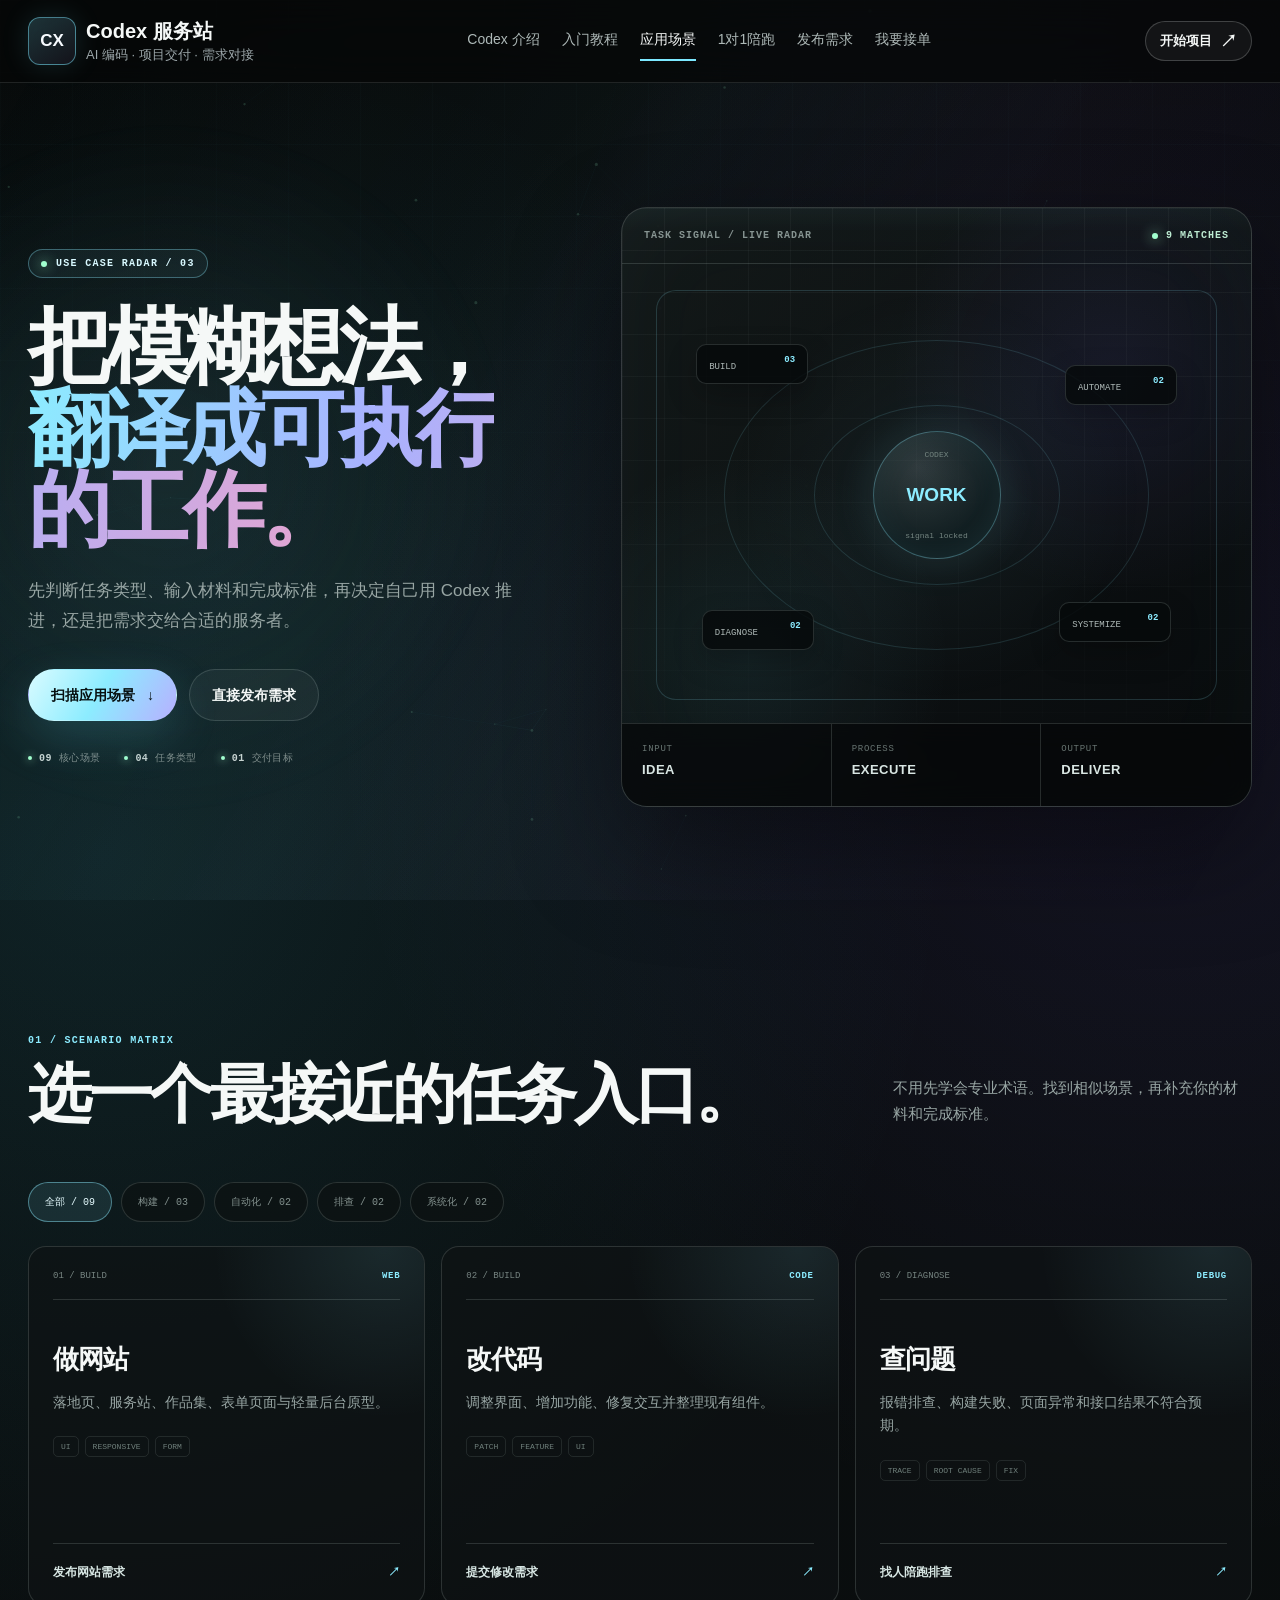
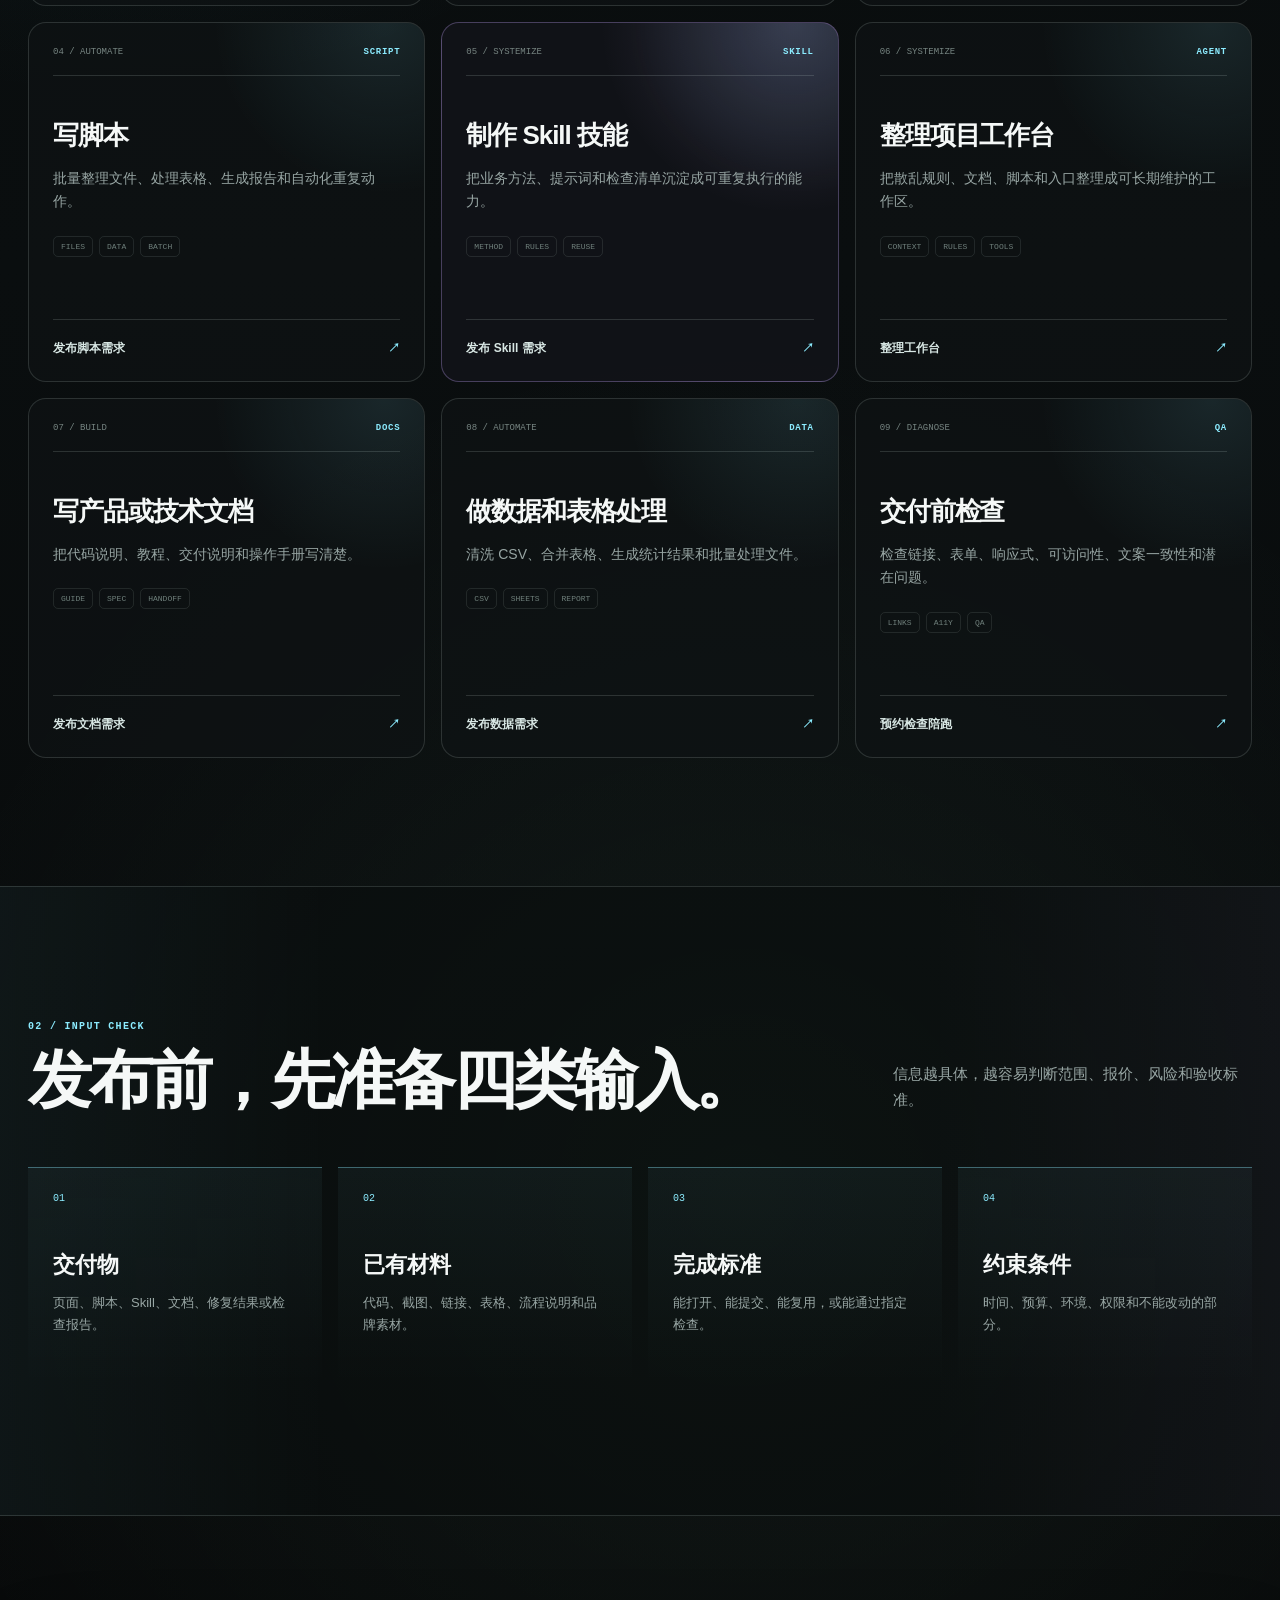
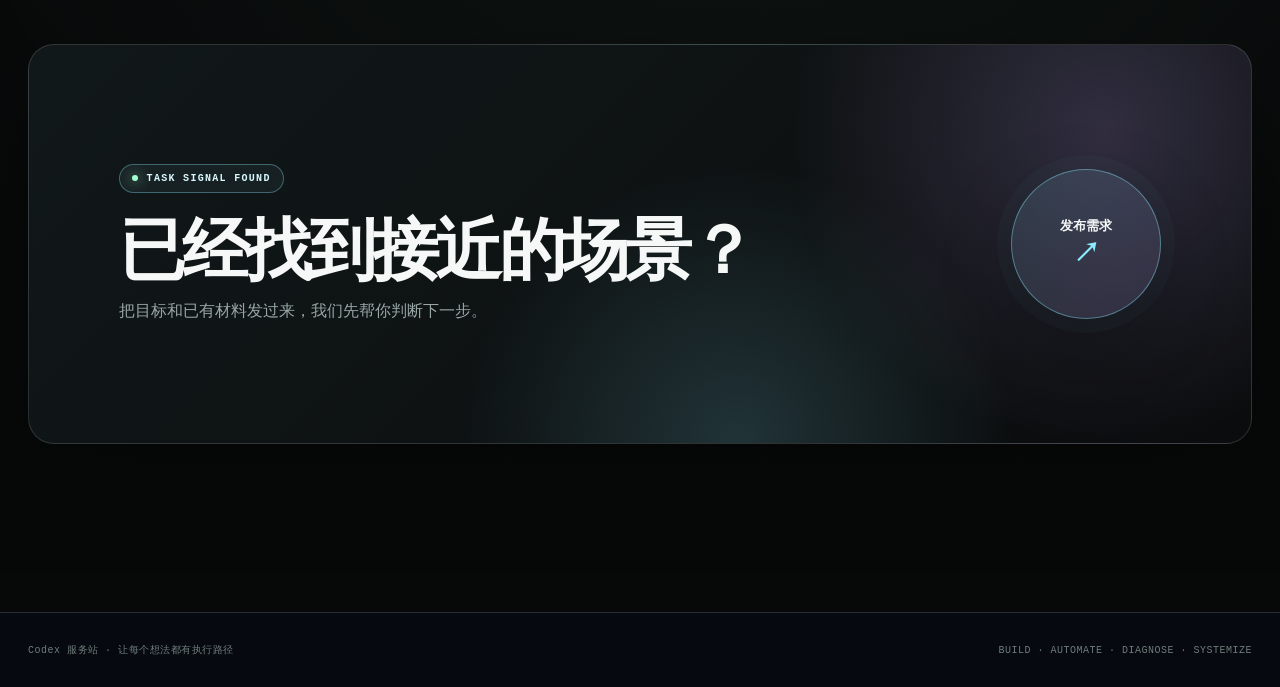
<file: scenarios/index.html>
<!doctype html>
<html lang="zh-CN">
<head>
  <meta charset="utf-8"><meta name="viewport" content="width=device-width, initial-scale=1">
  <title>应用场景 | 找到适合 Codex 的真实工作</title>
  <meta name="description" content="从网站、代码、自动化、Skill 到交付检查，找到适合交给 Codex 或服务者处理的任务。">
  <meta name="theme-color" content="#070808"><link rel="stylesheet" href="../styles.css">
</head>
<body class="theme-ai inner-tech-page page-scenarios">
  <canvas class="ambient-canvas" data-ambient-canvas aria-hidden="true"></canvas><div class="page-progress" data-page-progress aria-hidden="true"></div><div class="custom-cursor" data-custom-cursor aria-hidden="true"><span data-cursor-label>OPEN</span></div>
  <header class="site-header"><div class="nav-wrap"><a class="brand" href="../index.html" aria-label="返回 Codex 服务站首页"><span class="brand-mark">CX</span><span class="brand-text"><span class="brand-name">Codex 服务站</span><span class="brand-sub">AI 编码 · 项目交付 · 需求对接</span></span></a><nav class="nav-links" data-nav-links aria-label="主导航"><a href="../codex/index.html">Codex 介绍</a><a href="../tutorial/index.html">入门教程</a><a href="../scenarios/index.html">应用场景</a><a href="../coaching/index.html">1对1陪跑</a><a href="../post-demand/index.html">发布需求</a><a href="../take-orders/index.html">我要接单</a></nav><div class="nav-actions"><a class="agency-nav-cta" href="../post-demand/index.html">开始项目 <span>↗</span></a><button class="menu-button" type="button" data-menu-toggle aria-expanded="false" aria-label="打开导航">MENU</button></div></div></header>
  <main>
    <section class="nexus-hero">
      <div class="nexus-hero-copy reveal"><span class="nexus-kicker"><i></i>USE CASE RADAR / 03</span><h1>把模糊想法，<br><span>翻译成可执行的工作。</span></h1><p>先判断任务类型、输入材料和完成标准，再决定自己用 Codex 推进，还是把需求交给合适的服务者。</p><div class="nexus-actions"><a class="nexus-button primary" href="#scenario-matrix" data-cursor-text="SCAN">扫描应用场景 <span>↓</span></a><a class="nexus-button secondary" href="../post-demand/index.html" data-cursor-text="BRIEF">直接发布需求</a></div><div class="nexus-proof"><span><b>09</b> 核心场景</span><span><b>04</b> 任务类型</span><span><b>01</b> 交付目标</span></div></div>
      <div class="nexus-console radar-console reveal" data-tilt-panel aria-label="Codex 应用场景雷达"><div class="console-bar"><span>TASK SIGNAL / LIVE RADAR</span><span class="live-status"><i></i> 9 MATCHES</span></div><div class="radar-grid"><div class="radar-axis axis-one"><span>BUILD</span><b>03</b></div><div class="radar-axis axis-two"><span>AUTOMATE</span><b>02</b></div><div class="radar-axis axis-three"><span>DIAGNOSE</span><b>02</b></div><div class="radar-axis axis-four"><span>SYSTEMIZE</span><b>02</b></div><div class="radar-core"><span>CODEX</span><strong>WORK</strong><small>signal locked</small></div></div><div class="console-metrics"><div><span>INPUT</span><strong>IDEA</strong></div><div><span>PROCESS</span><strong>EXECUTE</strong></div><div><span>OUTPUT</span><strong>DELIVER</strong></div></div></div>
    </section>

    <section class="nexus-section" id="scenario-matrix">
      <div class="nexus-section-head reveal"><div><span class="section-code">01 / SCENARIO MATRIX</span><h2>选一个最接近的任务入口。</h2></div><p>不用先学会专业术语。找到相似场景，再补充你的材料和完成标准。</p></div>
      <div class="scenario-filter reveal" role="group" aria-label="筛选应用场景"><button class="is-active" type="button" data-scenario-filter="all">全部 / 09</button><button type="button" data-scenario-filter="build">构建 / 03</button><button type="button" data-scenario-filter="automate">自动化 / 02</button><button type="button" data-scenario-filter="diagnose">排查 / 02</button><button type="button" data-scenario-filter="system">系统化 / 02</button></div>
      <div class="scenario-matrix">
        <article class="scenario-module reveal" data-scenario-category="build" data-cursor-text="BUILD"><div class="module-top"><span>01 / BUILD</span><b>WEB</b></div><h3>做网站</h3><p>落地页、服务站、作品集、表单页面与轻量后台原型。</p><div class="module-tags"><span>UI</span><span>RESPONSIVE</span><span>FORM</span></div><a href="../post-demand/index.html">发布网站需求 <span>↗</span></a></article>
        <article class="scenario-module reveal" data-scenario-category="build" data-cursor-text="MODIFY"><div class="module-top"><span>02 / BUILD</span><b>CODE</b></div><h3>改代码</h3><p>调整界面、增加功能、修复交互并整理现有组件。</p><div class="module-tags"><span>PATCH</span><span>FEATURE</span><span>UI</span></div><a href="../post-demand/index.html">提交修改需求 <span>↗</span></a></article>
        <article class="scenario-module reveal" data-scenario-category="diagnose" data-cursor-text="TRACE"><div class="module-top"><span>03 / DIAGNOSE</span><b>DEBUG</b></div><h3>查问题</h3><p>报错排查、构建失败、页面异常和接口结果不符合预期。</p><div class="module-tags"><span>TRACE</span><span>ROOT CAUSE</span><span>FIX</span></div><a href="../coaching/index.html">找人陪跑排查 <span>↗</span></a></article>
        <article class="scenario-module reveal" data-scenario-category="automate" data-cursor-text="SCRIPT"><div class="module-top"><span>04 / AUTOMATE</span><b>SCRIPT</b></div><h3>写脚本</h3><p>批量整理文件、处理表格、生成报告和自动化重复动作。</p><div class="module-tags"><span>FILES</span><span>DATA</span><span>BATCH</span></div><a href="../post-demand/index.html">发布脚本需求 <span>↗</span></a></article>
        <article class="scenario-module featured reveal" data-scenario-category="system" data-cursor-text="SKILL"><div class="module-top"><span>05 / SYSTEMIZE</span><b>SKILL</b></div><h3>制作 Skill 技能</h3><p>把业务方法、提示词和检查清单沉淀成可重复执行的能力。</p><div class="module-tags"><span>METHOD</span><span>RULES</span><span>REUSE</span></div><a href="../post-demand/index.html">发布 Skill 需求 <span>↗</span></a></article>
        <article class="scenario-module reveal" data-scenario-category="system" data-cursor-text="SYSTEM"><div class="module-top"><span>06 / SYSTEMIZE</span><b>AGENT</b></div><h3>整理项目工作台</h3><p>把散乱规则、文档、脚本和入口整理成可长期维护的工作区。</p><div class="module-tags"><span>CONTEXT</span><span>RULES</span><span>TOOLS</span></div><a href="../post-demand/index.html">整理工作台 <span>↗</span></a></article>
        <article class="scenario-module reveal" data-scenario-category="build" data-cursor-text="DOCS"><div class="module-top"><span>07 / BUILD</span><b>DOCS</b></div><h3>写产品或技术文档</h3><p>把代码说明、教程、交付说明和操作手册写清楚。</p><div class="module-tags"><span>GUIDE</span><span>SPEC</span><span>HANDOFF</span></div><a href="../post-demand/index.html">发布文档需求 <span>↗</span></a></article>
        <article class="scenario-module reveal" data-scenario-category="automate" data-cursor-text="DATA"><div class="module-top"><span>08 / AUTOMATE</span><b>DATA</b></div><h3>做数据和表格处理</h3><p>清洗 CSV、合并表格、生成统计结果和批量处理文件。</p><div class="module-tags"><span>CSV</span><span>SHEETS</span><span>REPORT</span></div><a href="../post-demand/index.html">发布数据需求 <span>↗</span></a></article>
        <article class="scenario-module reveal" data-scenario-category="diagnose" data-cursor-text="CHECK"><div class="module-top"><span>09 / DIAGNOSE</span><b>QA</b></div><h3>交付前检查</h3><p>检查链接、表单、响应式、可访问性、文案一致性和潜在问题。</p><div class="module-tags"><span>LINKS</span><span>A11Y</span><span>QA</span></div><a href="../coaching/index.html">预约检查陪跑 <span>↗</span></a></article>
      </div>
    </section>

    <section class="nexus-section nexus-section-alt"><div class="nexus-section-head reveal"><div><span class="section-code">02 / INPUT CHECK</span><h2>发布前，先准备四类输入。</h2></div><p>信息越具体，越容易判断范围、报价、风险和验收标准。</p></div><div class="input-check-grid"><article class="input-check reveal"><span>01</span><strong>交付物</strong><p>页面、脚本、Skill、文档、修复结果或检查报告。</p></article><article class="input-check reveal"><span>02</span><strong>已有材料</strong><p>代码、截图、链接、表格、流程说明和品牌素材。</p></article><article class="input-check reveal"><span>03</span><strong>完成标准</strong><p>能打开、能提交、能复用，或能通过指定检查。</p></article><article class="input-check reveal"><span>04</span><strong>约束条件</strong><p>时间、预算、环境、权限和不能改动的部分。</p></article></div></section>
    <section class="nexus-final-cta reveal"><div><span class="nexus-kicker"><i></i>TASK SIGNAL FOUND</span><h2>已经找到接近的场景？</h2><p>把目标和已有材料发过来，我们先帮你判断下一步。</p></div><a class="nexus-cta-orb" href="../post-demand/index.html" data-cursor-text="SUBMIT"><span>发布需求</span><b>↗</b></a></section>
  </main>
  <footer class="site-footer nexus-footer"><div class="footer-inner"><span>Codex 服务站 · 让每个想法都有执行路径</span><span>BUILD · AUTOMATE · DIAGNOSE · SYSTEMIZE</span></div></footer>
  <script src="../config.js"></script><script src="../app.js" defer></script>
</body>
</html>
</file>
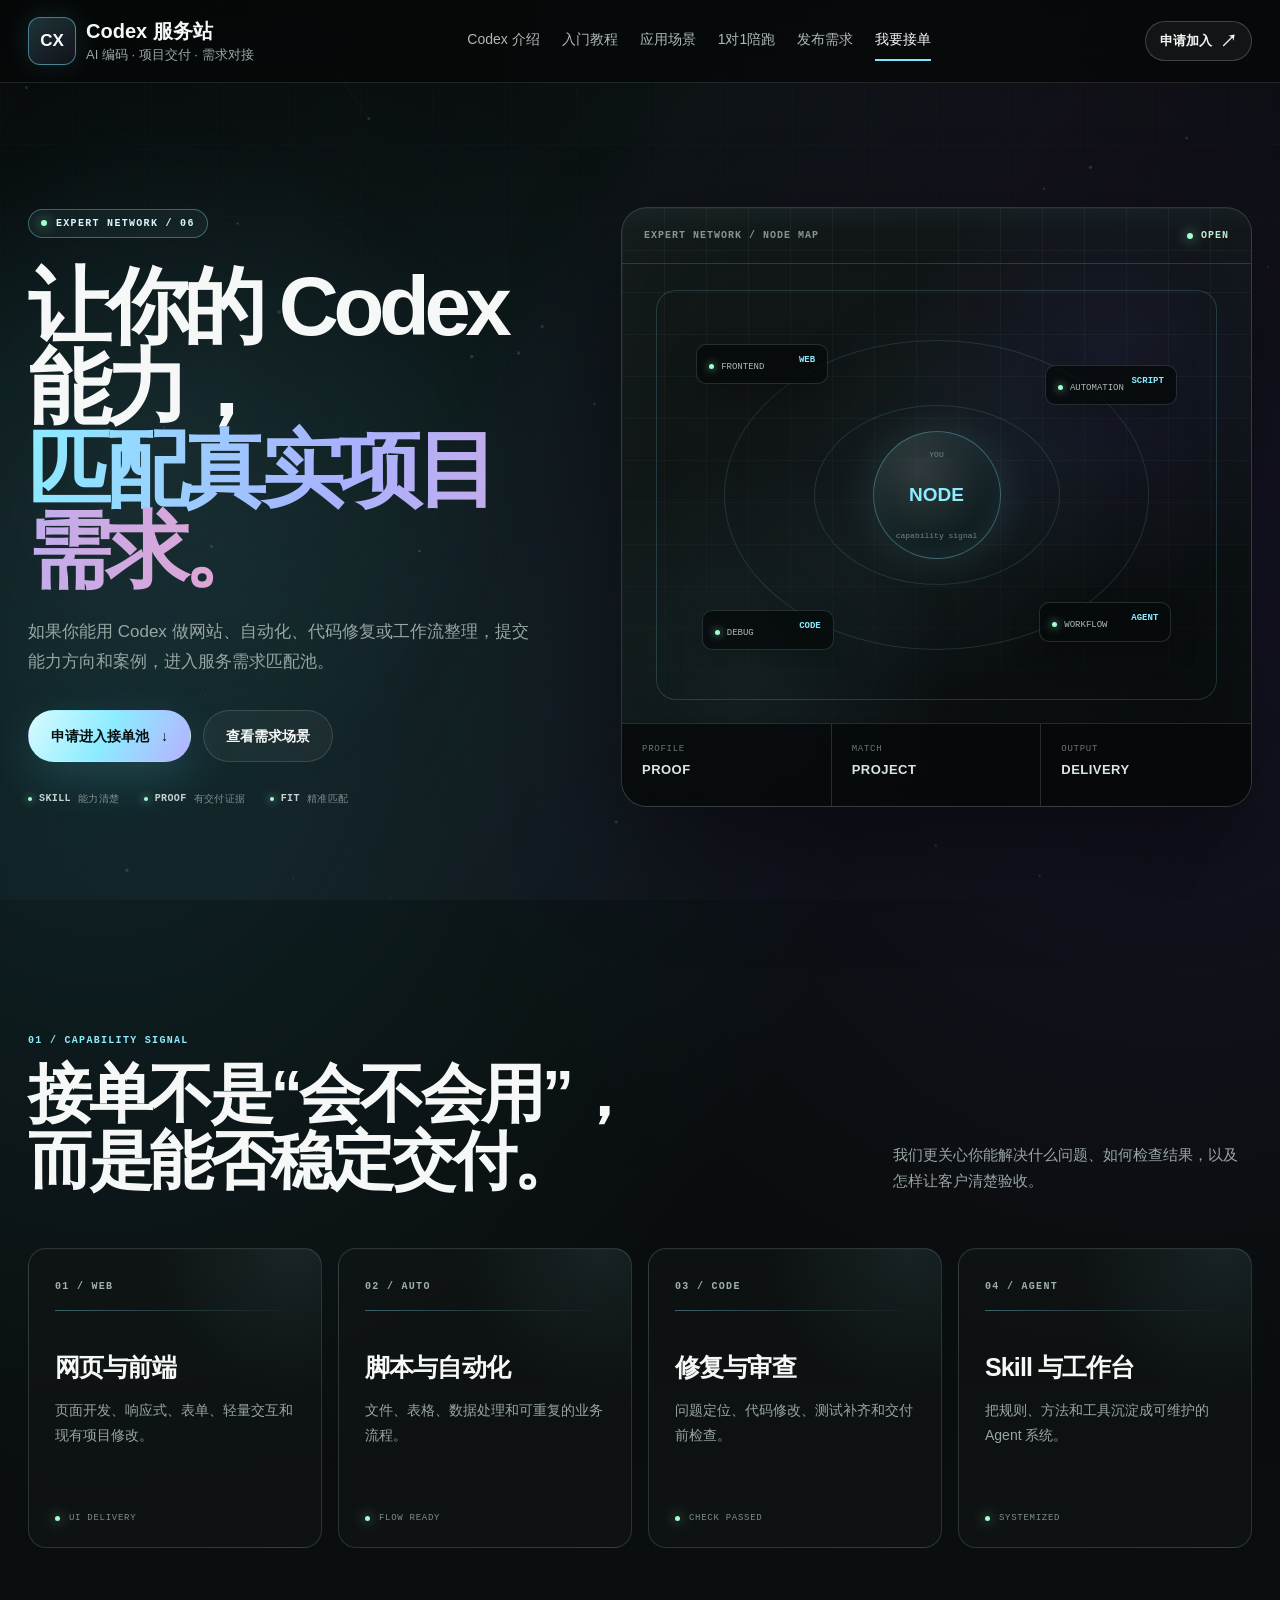
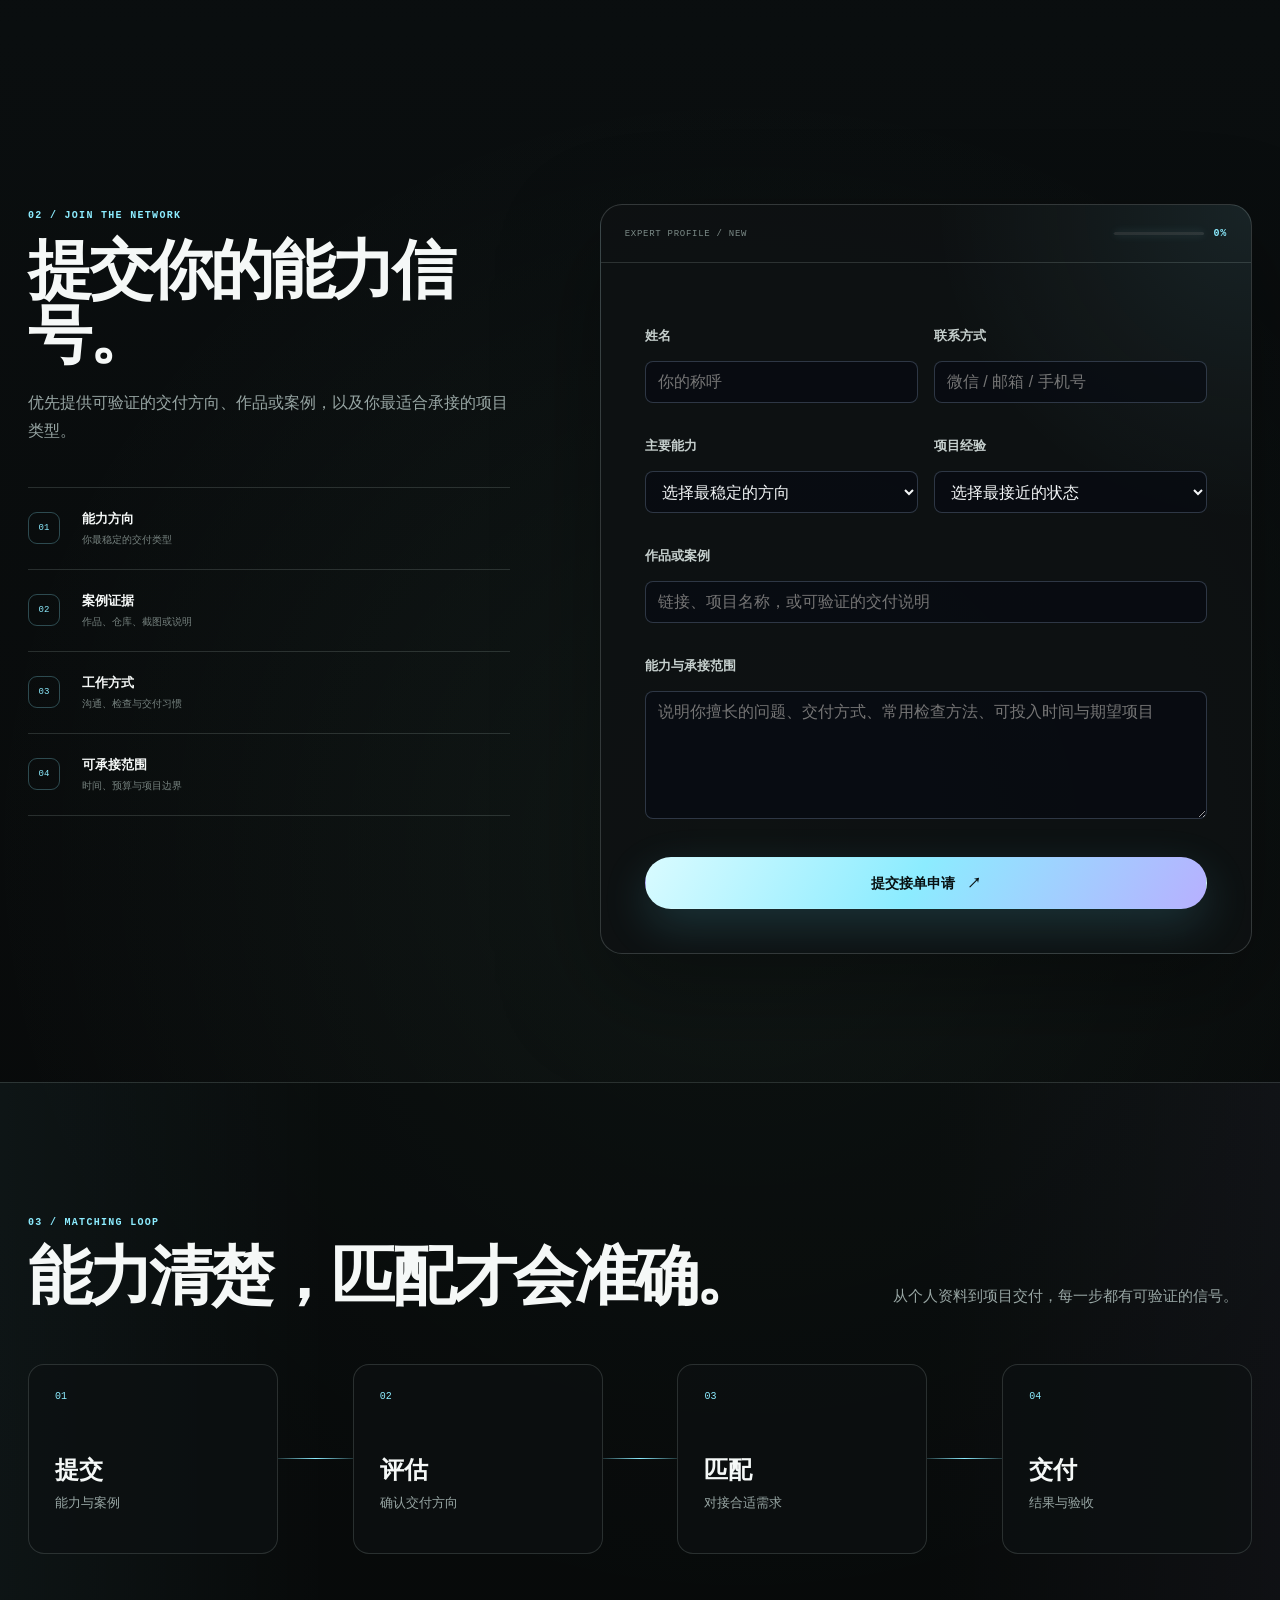
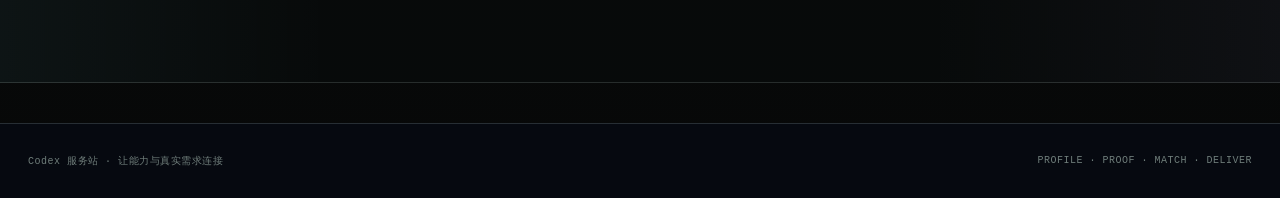
<file: take-orders/index.html>
<!doctype html>
<html lang="zh-CN">
<head><meta charset="utf-8"><meta name="viewport" content="width=device-width, initial-scale=1"><title>我要接单 | 加入 Codex 服务者网络</title><meta name="description" content="提交你的技能方向、交付经验和可承接范围，加入 Codex 服务需求匹配池。"><meta name="theme-color" content="#070808"><link rel="stylesheet" href="../styles.css"></head>
<body class="theme-ai inner-tech-page page-orders">
  <canvas class="ambient-canvas" data-ambient-canvas aria-hidden="true"></canvas><div class="page-progress" data-page-progress aria-hidden="true"></div><div class="custom-cursor" data-custom-cursor aria-hidden="true"><span data-cursor-label>OPEN</span></div>
  <header class="site-header"><div class="nav-wrap"><a class="brand" href="../index.html" aria-label="返回 Codex 服务站首页"><span class="brand-mark">CX</span><span class="brand-text"><span class="brand-name">Codex 服务站</span><span class="brand-sub">AI 编码 · 项目交付 · 需求对接</span></span></a><nav class="nav-links" data-nav-links aria-label="主导航"><a href="../codex/index.html">Codex 介绍</a><a href="../tutorial/index.html">入门教程</a><a href="../scenarios/index.html">应用场景</a><a href="../coaching/index.html">1对1陪跑</a><a href="../post-demand/index.html">发布需求</a><a href="../take-orders/index.html">我要接单</a></nav><div class="nav-actions"><a class="agency-nav-cta" href="#expert-form">申请加入 <span>↗</span></a><button class="menu-button" type="button" data-menu-toggle aria-expanded="false" aria-label="打开导航">MENU</button></div></div></header>
  <main>
    <section class="nexus-hero"><div class="nexus-hero-copy reveal"><span class="nexus-kicker"><i></i>EXPERT NETWORK / 06</span><h1>让你的 Codex 能力，<br><span>匹配真实项目需求。</span></h1><p>如果你能用 Codex 做网站、自动化、代码修复或工作流整理，提交能力方向和案例，进入服务需求匹配池。</p><div class="nexus-actions"><a class="nexus-button primary" href="#expert-form" data-cursor-text="APPLY">申请进入接单池 <span>↓</span></a><a class="nexus-button secondary" href="../scenarios/index.html" data-cursor-text="SCENES">查看需求场景</a></div><div class="nexus-proof"><span><b>SKILL</b> 能力清楚</span><span><b>PROOF</b> 有交付证据</span><span><b>FIT</b> 精准匹配</span></div></div>
      <div class="nexus-console network-console reveal" data-tilt-panel aria-label="Codex 服务者网络状态"><div class="console-bar"><span>EXPERT NETWORK / NODE MAP</span><span class="live-status"><i></i> OPEN</span></div><div class="network-map"><div class="network-core"><span>YOU</span><strong>NODE</strong><small>capability signal</small></div><div class="network-node node-one"><i></i><span>FRONTEND</span><b>WEB</b></div><div class="network-node node-two"><i></i><span>AUTOMATION</span><b>SCRIPT</b></div><div class="network-node node-three"><i></i><span>DEBUG</span><b>CODE</b></div><div class="network-node node-four"><i></i><span>WORKFLOW</span><b>AGENT</b></div></div><div class="console-metrics"><div><span>PROFILE</span><strong>PROOF</strong></div><div><span>MATCH</span><strong>PROJECT</strong></div><div><span>OUTPUT</span><strong>DELIVERY</strong></div></div></div>
    </section>

    <section class="nexus-section"><div class="nexus-section-head reveal"><div><span class="section-code">01 / CAPABILITY SIGNAL</span><h2>接单不是“会不会用”，而是能否稳定交付。</h2></div><p>我们更关心你能解决什么问题、如何检查结果，以及怎样让客户清楚验收。</p></div><div class="nexus-card-grid four-up"><article class="nexus-card reveal"><span class="card-code">01 / WEB</span><h3>网页与前端</h3><p>页面开发、响应式、表单、轻量交互和现有项目修改。</p><div class="card-signal"><i></i><span>UI DELIVERY</span></div></article><article class="nexus-card reveal"><span class="card-code">02 / AUTO</span><h3>脚本与自动化</h3><p>文件、表格、数据处理和可重复的业务流程。</p><div class="card-signal"><i></i><span>FLOW READY</span></div></article><article class="nexus-card reveal"><span class="card-code">03 / CODE</span><h3>修复与审查</h3><p>问题定位、代码修改、测试补齐和交付前检查。</p><div class="card-signal"><i></i><span>CHECK PASSED</span></div></article><article class="nexus-card reveal"><span class="card-code">04 / AGENT</span><h3>Skill 与工作台</h3><p>把规则、方法和工具沉淀成可维护的 Agent 系统。</p><div class="card-signal"><i></i><span>SYSTEMIZED</span></div></article></div></section>

    <section class="nexus-section nexus-form-section" id="expert-form"><div class="form-intro reveal"><span class="section-code">02 / JOIN THE NETWORK</span><h2>提交你的能力信号。</h2><p>优先提供可验证的交付方向、作品或案例，以及你最适合承接的项目类型。</p><div class="brief-checklist"><div><span>01</span><p><strong>能力方向</strong><small>你最稳定的交付类型</small></p></div><div><span>02</span><p><strong>案例证据</strong><small>作品、仓库、截图或说明</small></p></div><div><span>03</span><p><strong>工作方式</strong><small>沟通、检查与交付习惯</small></p></div><div><span>04</span><p><strong>可承接范围</strong><small>时间、预算与项目边界</small></p></div></div></div>
      <div class="nexus-form-shell reveal"><div class="form-shell-top"><span>EXPERT PROFILE / NEW</span><div class="form-completion"><i data-form-progress style="--progress:0%"></i><b data-form-progress-text>0%</b></div></div><form class="lead-form nexus-form" data-form-type="接单申请" data-form-meter><div class="form-grid"><div class="field"><label for="expert-name">姓名</label><input id="expert-name" name="name" required placeholder="你的称呼"></div><div class="field"><label for="expert-contact">联系方式</label><input id="expert-contact" name="contact" required placeholder="微信 / 邮箱 / 手机号"></div></div><div class="form-grid"><div class="field"><label for="expert-skill">主要能力</label><select id="expert-skill" name="title" required><option value="">选择最稳定的方向</option><option>网页与前端交付</option><option>Python / 数据自动化</option><option>代码修复与审查</option><option>Skill / Agent 工作流</option><option>文档与项目整理</option></select></div><div class="field"><label for="expert-level">项目经验</label><select id="expert-level" name="experience" required><option value="">选择最接近的状态</option><option>正在建立第一个案例</option><option>已有 1 - 3 个完整交付</option><option>已有稳定项目经验</option><option>可承担复杂项目</option></select></div></div><div class="field"><label for="expert-proof">作品或案例</label><input id="expert-proof" name="proof" required placeholder="链接、项目名称，或可验证的交付说明"></div><div class="field"><label for="expert-detail">能力与承接范围</label><textarea id="expert-detail" name="detail" required placeholder="说明你擅长的问题、交付方式、常用检查方法、可投入时间与期望项目"></textarea></div><button class="nexus-button primary form-submit" type="submit">提交接单申请 <span>↗</span></button></form><div class="form-success" role="status"></div></div>
    </section>
    <section class="nexus-section nexus-section-alt"><div class="nexus-section-head reveal"><div><span class="section-code">03 / MATCHING LOOP</span><h2>能力清楚，匹配才会准确。</h2></div><p>从个人资料到项目交付，每一步都有可验证的信号。</p></div><div class="execution-rail reveal"><div class="rail-step"><span>01</span><strong>提交</strong><small>能力与案例</small></div><div class="rail-line"><i></i></div><div class="rail-step"><span>02</span><strong>评估</strong><small>确认交付方向</small></div><div class="rail-line"><i></i></div><div class="rail-step"><span>03</span><strong>匹配</strong><small>对接合适需求</small></div><div class="rail-line"><i></i></div><div class="rail-step"><span>04</span><strong>交付</strong><small>结果与验收</small></div></div></section>
  </main>
  <footer class="site-footer nexus-footer"><div class="footer-inner"><span>Codex 服务站 · 让能力与真实需求连接</span><span>PROFILE · PROOF · MATCH · DELIVER</span></div></footer><script src="../config.js"></script><script src="../app.js" defer></script>
</body></html>
</file>
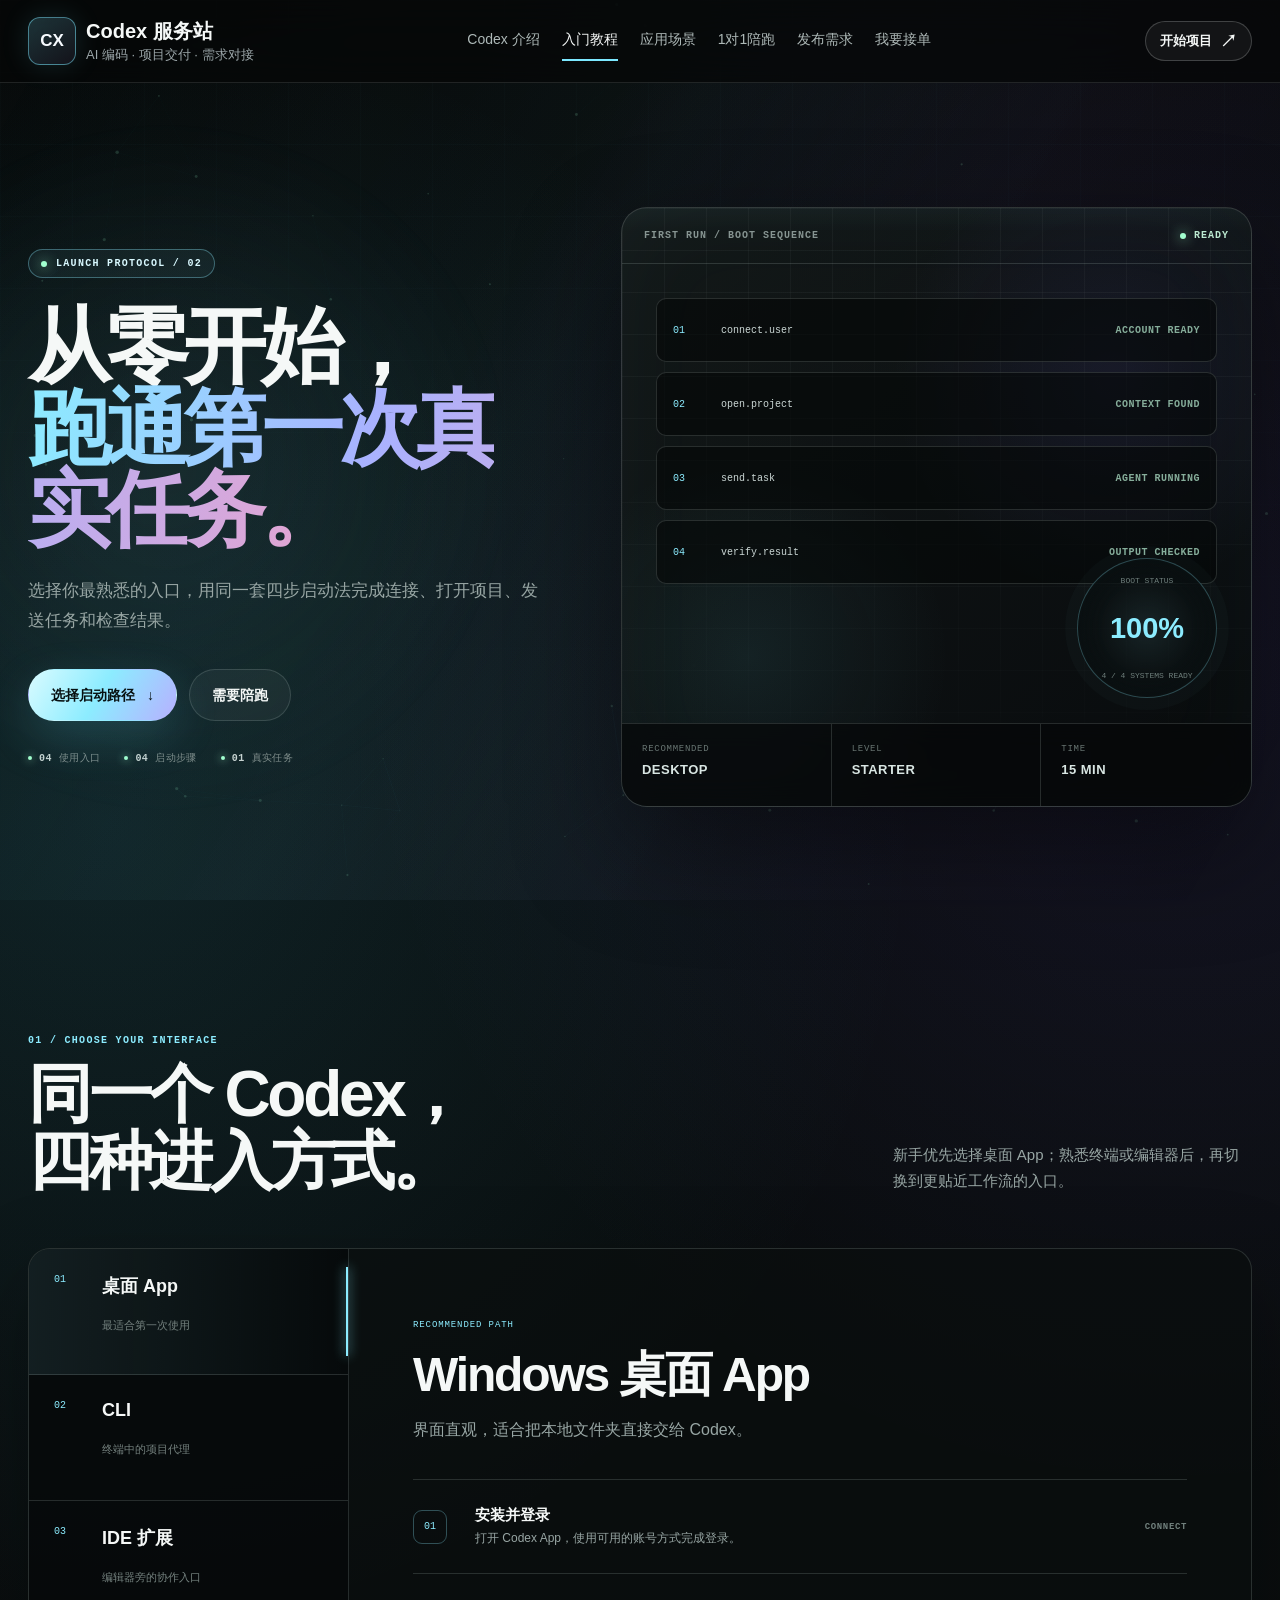
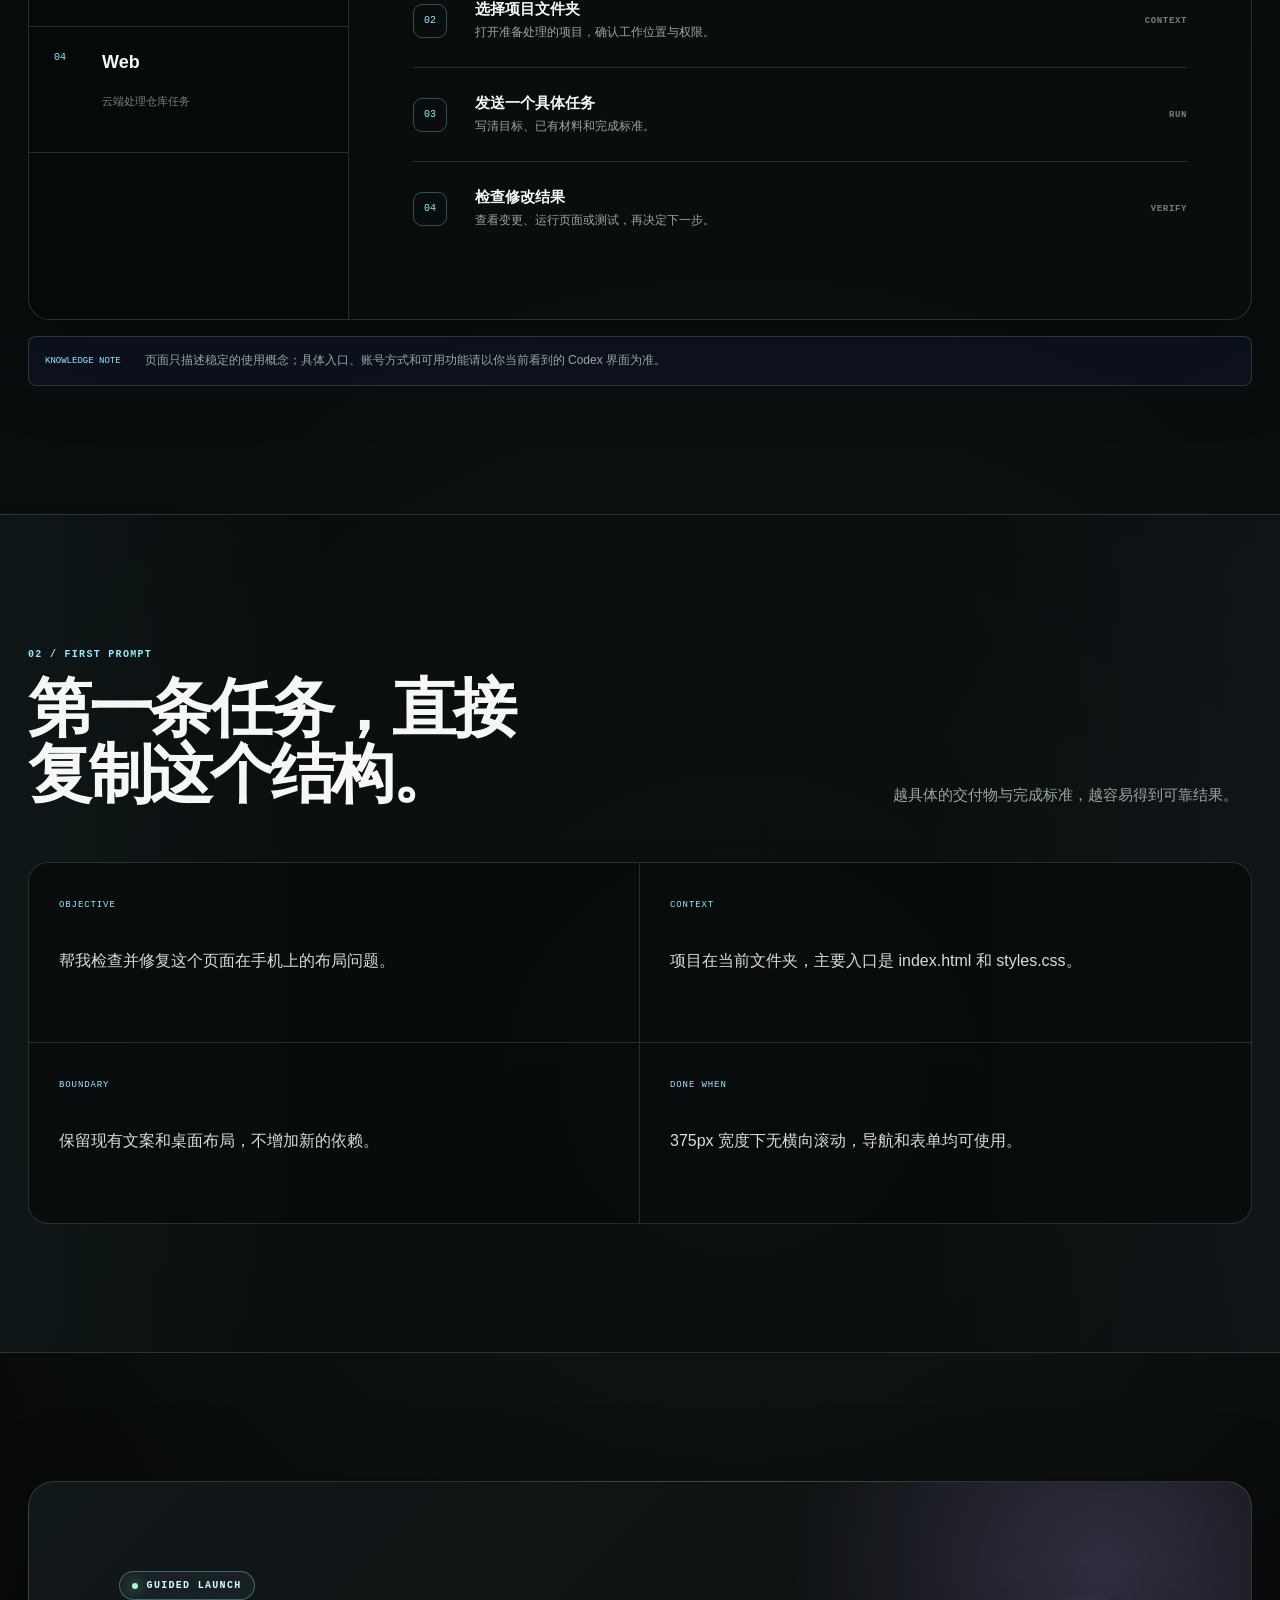
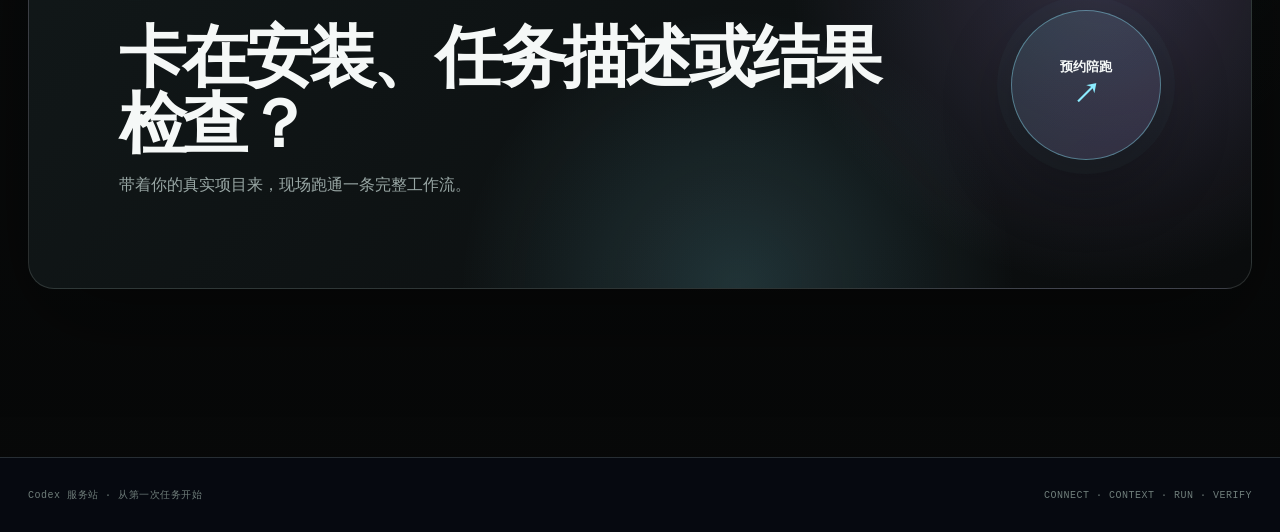
<file: tutorial/index.html>
<!doctype html>
<html lang="zh-CN">
<head>
  <meta charset="utf-8">
  <meta name="viewport" content="width=device-width, initial-scale=1">
  <title>入门教程 | 启动你的第一次 Codex 任务</title>
  <meta name="description" content="按桌面 App、CLI、IDE 或 Web 路径，完成 Codex 的安装、登录和第一次真实任务。">
  <meta name="theme-color" content="#070808">
  <link rel="stylesheet" href="../styles.css">
</head>
<body class="theme-ai inner-tech-page page-tutorial">
  <canvas class="ambient-canvas" data-ambient-canvas aria-hidden="true"></canvas><div class="page-progress" data-page-progress aria-hidden="true"></div><div class="custom-cursor" data-custom-cursor aria-hidden="true"><span data-cursor-label>OPEN</span></div>
  <header class="site-header"><div class="nav-wrap"><a class="brand" href="../index.html" aria-label="返回 Codex 服务站首页"><span class="brand-mark">CX</span><span class="brand-text"><span class="brand-name">Codex 服务站</span><span class="brand-sub">AI 编码 · 项目交付 · 需求对接</span></span></a><nav class="nav-links" data-nav-links aria-label="主导航"><a href="../codex/index.html">Codex 介绍</a><a href="../tutorial/index.html">入门教程</a><a href="../scenarios/index.html">应用场景</a><a href="../coaching/index.html">1对1陪跑</a><a href="../post-demand/index.html">发布需求</a><a href="../take-orders/index.html">我要接单</a></nav><div class="nav-actions"><a class="agency-nav-cta" href="../post-demand/index.html">开始项目 <span>↗</span></a><button class="menu-button" type="button" data-menu-toggle aria-expanded="false" aria-label="打开导航">MENU</button></div></div></header>

  <main>
    <section class="nexus-hero">
      <div class="nexus-hero-copy reveal"><span class="nexus-kicker"><i></i>LAUNCH PROTOCOL / 02</span><h1>从零开始，<br><span>跑通第一次真实任务。</span></h1><p>选择你最熟悉的入口，用同一套四步启动法完成连接、打开项目、发送任务和检查结果。</p><div class="nexus-actions"><a class="nexus-button primary" href="#learning-paths" data-cursor-text="LAUNCH">选择启动路径 <span>↓</span></a><a class="nexus-button secondary" href="../coaching/index.html" data-cursor-text="GUIDE">需要陪跑</a></div><div class="nexus-proof"><span><b>04</b> 使用入口</span><span><b>04</b> 启动步骤</span><span><b>01</b> 真实任务</span></div></div>
      <div class="nexus-console launch-console reveal" data-tilt-panel aria-label="Codex 启动序列面板"><div class="console-bar"><span>FIRST RUN / BOOT SEQUENCE</span><span class="live-status"><i></i> READY</span></div><div class="terminal-window"><div class="terminal-line"><span>01</span><code>connect.user</code><b>ACCOUNT READY</b></div><div class="terminal-line"><span>02</span><code>open.project</code><b>CONTEXT FOUND</b></div><div class="terminal-line"><span>03</span><code>send.task</code><b>AGENT RUNNING</b></div><div class="terminal-line"><span>04</span><code>verify.result</code><b>OUTPUT CHECKED</b></div></div><div class="launch-dial"><span>BOOT STATUS</span><strong>100%</strong><small>4 / 4 SYSTEMS READY</small></div><div class="console-metrics"><div><span>RECOMMENDED</span><strong>DESKTOP</strong></div><div><span>LEVEL</span><strong>STARTER</strong></div><div><span>TIME</span><strong>15 MIN</strong></div></div></div>
    </section>

    <section class="nexus-section" id="learning-paths" data-learning-tabs>
      <div class="nexus-section-head reveal"><div><span class="section-code">01 / CHOOSE YOUR INTERFACE</span><h2>同一个 Codex，四种进入方式。</h2></div><p>新手优先选择桌面 App；熟悉终端或编辑器后，再切换到更贴近工作流的入口。</p></div>
      <div class="learning-shell reveal">
        <div class="learning-tabs" role="tablist" aria-label="Codex 使用入口">
          <button class="learning-tab is-active" type="button" role="tab" aria-selected="true" data-learning-tab="desktop"><span>01</span><strong>桌面 App</strong><small>最适合第一次使用</small></button>
          <button class="learning-tab" type="button" role="tab" aria-selected="false" data-learning-tab="cli"><span>02</span><strong>CLI</strong><small>终端中的项目代理</small></button>
          <button class="learning-tab" type="button" role="tab" aria-selected="false" data-learning-tab="ide"><span>03</span><strong>IDE 扩展</strong><small>编辑器旁的协作入口</small></button>
          <button class="learning-tab" type="button" role="tab" aria-selected="false" data-learning-tab="web"><span>04</span><strong>Web</strong><small>云端处理仓库任务</small></button>
        </div>
        <div class="learning-panels">
          <article class="learning-panel is-active" role="tabpanel" data-learning-panel="desktop"><div class="panel-heading"><span>RECOMMENDED PATH</span><h3>Windows 桌面 App</h3><p>界面直观，适合把本地文件夹直接交给 Codex。</p></div><ol class="tech-step-list"><li><span>01</span><div><strong>安装并登录</strong><p>打开 Codex App，使用可用的账号方式完成登录。</p></div><b>CONNECT</b></li><li><span>02</span><div><strong>选择项目文件夹</strong><p>打开准备处理的项目，确认工作位置与权限。</p></div><b>CONTEXT</b></li><li><span>03</span><div><strong>发送一个具体任务</strong><p>写清目标、已有材料和完成标准。</p></div><b>RUN</b></li><li><span>04</span><div><strong>检查修改结果</strong><p>查看变更、运行页面或测试，再决定下一步。</p></div><b>VERIFY</b></li></ol></article>
          <article class="learning-panel" role="tabpanel" data-learning-panel="cli" hidden><div class="panel-heading"><span>TERMINAL PATH</span><h3>Codex CLI</h3><p>适合熟悉命令行，希望代理直接在当前目录工作的用户。</p></div><ol class="tech-step-list"><li><span>01</span><div><strong>打开项目目录</strong><p>在终端进入需要处理的仓库或文件夹。</p></div><b>LOCATE</b></li><li><span>02</span><div><strong>启动 Codex</strong><p>按当前安装方式启动 CLI 并确认登录状态。</p></div><b>CONNECT</b></li><li><span>03</span><div><strong>描述任务边界</strong><p>说明能改什么、不能改什么以及验收命令。</p></div><b>SCOPE</b></li><li><span>04</span><div><strong>审查与运行</strong><p>确认差异并执行项目已有的检查命令。</p></div><b>CHECK</b></li></ol></article>
          <article class="learning-panel" role="tabpanel" data-learning-panel="ide" hidden><div class="panel-heading"><span>EDITOR PATH</span><h3>IDE 扩展</h3><p>适合边写边问，让 Codex 结合编辑器中的文件和选择内容工作。</p></div><ol class="tech-step-list"><li><span>01</span><div><strong>安装扩展</strong><p>在支持的编辑器中安装并完成授权。</p></div><b>INSTALL</b></li><li><span>02</span><div><strong>打开代码库</strong><p>让工作区、当前文件与规则成为上下文。</p></div><b>OPEN</b></li><li><span>03</span><div><strong>从小改动开始</strong><p>先处理一个组件、一个报错或一个测试缺口。</p></div><b>EDIT</b></li><li><span>04</span><div><strong>逐步扩大范围</strong><p>确认输出可靠后，再交给它跨文件任务。</p></div><b>SCALE</b></li></ol></article>
          <article class="learning-panel" role="tabpanel" data-learning-panel="web" hidden><div class="panel-heading"><span>CLOUD PATH</span><h3>Codex Web</h3><p>适合连接代码仓库，把可独立执行的任务交给云端代理。</p></div><ol class="tech-step-list"><li><span>01</span><div><strong>连接仓库</strong><p>选择目标仓库与任务所在分支。</p></div><b>LINK</b></li><li><span>02</span><div><strong>写清任务</strong><p>提供目标、相关位置和验证方式。</p></div><b>BRIEF</b></li><li><span>03</span><div><strong>等待代理执行</strong><p>让云端环境读取、修改并运行检查。</p></div><b>RUN</b></li><li><span>04</span><div><strong>审查交付</strong><p>查看结果与变更，再合并或继续调整。</p></div><b>REVIEW</b></li></ol></article>
        </div>
      </div>
      <div class="source-note nexus-note reveal"><span>KNOWLEDGE NOTE</span><p>页面只描述稳定的使用概念；具体入口、账号方式和可用功能请以你当前看到的 Codex 界面为准。</p></div>
    </section>

    <section class="nexus-section nexus-section-alt"><div class="nexus-section-head reveal"><div><span class="section-code">02 / FIRST PROMPT</span><h2>第一条任务，直接复制这个结构。</h2></div><p>越具体的交付物与完成标准，越容易得到可靠结果。</p></div><div class="prompt-blueprint reveal"><div class="prompt-code"><span>OBJECTIVE</span><p>帮我检查并修复这个页面在手机上的布局问题。</p></div><div class="prompt-code"><span>CONTEXT</span><p>项目在当前文件夹，主要入口是 index.html 和 styles.css。</p></div><div class="prompt-code"><span>BOUNDARY</span><p>保留现有文案和桌面布局，不增加新的依赖。</p></div><div class="prompt-code"><span>DONE WHEN</span><p>375px 宽度下无横向滚动，导航和表单均可使用。</p></div></div></section>

    <section class="nexus-final-cta reveal"><div><span class="nexus-kicker"><i></i>GUIDED LAUNCH</span><h2>卡在安装、任务描述或结果检查？</h2><p>带着你的真实项目来，现场跑通一条完整工作流。</p></div><a class="nexus-cta-orb" href="../coaching/index.html" data-cursor-text="BOOK"><span>预约陪跑</span><b>↗</b></a></section>
  </main>
  <footer class="site-footer nexus-footer"><div class="footer-inner"><span>Codex 服务站 · 从第一次任务开始</span><span>CONNECT · CONTEXT · RUN · VERIFY</span></div></footer>
  <script src="../config.js"></script><script src="../app.js" defer></script>
</body>
</html>
</file>
<file: styles.css>
:root {
  --bg: #060708;
  --bg-2: #0c0f12;
  --surface: rgba(18, 21, 24, 0.78);
  --surface-solid: #111416;
  --surface-2: rgba(24, 28, 31, 0.92);
  --ink: #f4f7f8;
  --muted: #9ca7aa;
  --line: rgba(218, 232, 234, 0.16);
  --cyan: #7ce8ff;
  --blue: #6683ff;
  --blue-dark: #4f68da;
  --green: #a2ffcf;
  --amber: #e8c983;
  --magenta: #c2a1ff;
  --red: #ff8a7f;
  --radius: 8px;
  --shadow: 0 28px 80px rgba(0, 0, 0, 0.38);
}

/* Nexus inner-page system — shared visual language for all service routes. */
.inner-tech-page {
  --nexus-cyan: #8cecff;
  --nexus-blue: #7f91ff;
  --nexus-violet: #c6a8ff;
  --nexus-lime: #a2ffcf;
  --nexus-ink: #f5f8f7;
  --nexus-muted: #98a6a4;
  --nexus-line: rgba(222, 239, 235, 0.15);
  --nexus-panel: rgba(14, 18, 19, 0.78);
  --nexus-panel-solid: #0f1314;
  background:
    radial-gradient(circle at 8% 22%, rgba(67, 201, 226, 0.12), transparent 26%),
    radial-gradient(circle at 92% 18%, rgba(133, 104, 255, 0.1), transparent 25%),
    radial-gradient(circle at 58% 72%, rgba(162, 255, 207, 0.055), transparent 30%),
    linear-gradient(180deg, #070909 0%, #0a0e0f 48%, #070808 100%);
  color: var(--nexus-ink);
}

.inner-tech-page::before {
  opacity: 0.75;
}

.inner-tech-page::after {
  content: "";
  position: fixed;
  inset: 0;
  z-index: -2;
  pointer-events: none;
  background-image:
    linear-gradient(rgba(140, 236, 255, 0.024) 1px, transparent 1px),
    linear-gradient(90deg, rgba(140, 236, 255, 0.021) 1px, transparent 1px);
  background-size: 72px 72px;
  mask-image: linear-gradient(180deg, #000 0%, rgba(0, 0, 0, 0.32) 65%, transparent 100%);
}

.inner-tech-page main {
  position: relative;
  overflow: hidden;
}

.inner-tech-page .ambient-canvas {
  opacity: 0.26;
}

.inner-tech-page .site-header {
  background: rgba(7, 9, 9, 0.72);
  border-bottom-color: var(--nexus-line);
  backdrop-filter: blur(22px) saturate(1.2);
}

.inner-tech-page .nav-wrap {
  max-width: 1360px;
  padding: 17px 28px;
}

.inner-tech-page .brand-mark {
  border-color: rgba(140, 236, 255, 0.48);
  border-radius: 12px;
  background: linear-gradient(145deg, rgba(140, 236, 255, 0.15), rgba(198, 168, 255, 0.09));
  box-shadow: 0 0 28px rgba(140, 236, 255, 0.1), inset 0 0 18px rgba(140, 236, 255, 0.04);
}

.inner-tech-page .nav-links {
  gap: 22px;
  color: #aeb9b8;
  font-size: 14px;
}

.inner-tech-page .nav-links a:hover,
.inner-tech-page .nav-links a[aria-current="page"] {
  color: var(--nexus-ink);
  border-color: var(--nexus-cyan);
}

.inner-tech-page .page-progress {
  background: linear-gradient(90deg, var(--nexus-cyan), var(--nexus-violet), var(--nexus-lime));
  box-shadow: 0 0 18px rgba(140, 236, 255, 0.62);
}

.nexus-hero {
  position: relative;
  display: grid;
  grid-template-columns: minmax(0, 0.9fr) minmax(520px, 1.1fr);
  align-items: center;
  gap: clamp(42px, 6vw, 92px);
  width: min(1360px, 100%);
  min-height: calc(100vh - 82px);
  margin: 0 auto;
  padding: clamp(72px, 8vw, 118px) 28px 72px;
}

.nexus-hero::before {
  content: "";
  position: absolute;
  left: -18%;
  top: 5%;
  width: 62%;
  height: 84%;
  pointer-events: none;
  background: radial-gradient(circle, rgba(140, 236, 255, 0.075), transparent 67%);
  filter: blur(10px);
}

.nexus-hero-copy,
.nexus-console {
  position: relative;
  z-index: 1;
}

.nexus-kicker,
.section-code,
.card-code,
.console-index {
  color: #9fb0ae;
  font-family: "SFMono-Regular", Consolas, "Liberation Mono", monospace;
  font-size: 10px;
  font-weight: 800;
  letter-spacing: 0.13em;
  text-transform: uppercase;
}

.nexus-kicker {
  display: inline-flex;
  align-items: center;
  gap: 9px;
  padding: 8px 12px;
  border: 1px solid rgba(140, 236, 255, 0.35);
  border-radius: 999px;
  background: rgba(140, 236, 255, 0.055);
  color: #d9f9ff;
}

.nexus-kicker i,
.live-status i,
.card-signal i {
  display: block;
  width: 6px;
  height: 6px;
  border-radius: 50%;
  background: var(--nexus-lime);
  box-shadow: 0 0 13px var(--nexus-lime);
  animation: nexusStatus 2s ease-in-out infinite;
}

.nexus-hero h1 {
  max-width: 760px;
  margin: 28px 0 25px;
  color: var(--nexus-ink);
  font-size: clamp(58px, 6.5vw, 94px);
  font-weight: 880;
  letter-spacing: -0.064em;
  line-height: 0.98;
  text-wrap: balance;
}

.nexus-hero h1 span,
.nexus-section-head h2 span {
  color: transparent;
  background: linear-gradient(100deg, var(--nexus-cyan) 0%, #a8b2ff 44%, #e6a4cf 100%);
  -webkit-background-clip: text;
  background-clip: text;
}

.nexus-hero-copy > p {
  max-width: 610px;
  margin: 0 0 32px;
  color: var(--nexus-muted);
  font-size: 17px;
  line-height: 1.8;
}

.nexus-actions {
  display: flex;
  flex-wrap: wrap;
  gap: 12px;
}

.nexus-button {
  position: relative;
  display: inline-flex;
  align-items: center;
  justify-content: center;
  gap: 12px;
  min-height: 52px;
  padding: 0 22px;
  border: 1px solid var(--nexus-line);
  border-radius: 999px;
  background: rgba(235, 247, 244, 0.045);
  color: var(--nexus-ink);
  cursor: pointer;
  overflow: hidden;
  font-weight: 800;
  font-size: 14px;
  line-height: 1;
  transition: transform 0.22s ease, border-color 0.22s ease, box-shadow 0.22s ease, background 0.22s ease;
}

.nexus-button::before {
  content: "";
  position: absolute;
  inset: 0;
  background: linear-gradient(100deg, transparent, rgba(255, 255, 255, 0.16), transparent);
  transform: translateX(-120%);
  transition: transform 0.55s ease;
}

.nexus-button:hover::before {
  transform: translateX(120%);
}

.nexus-button:hover {
  transform: translateY(-2px);
  border-color: rgba(140, 236, 255, 0.5);
  box-shadow: 0 16px 42px rgba(0, 0, 0, 0.3);
}

.nexus-button.primary {
  border-color: transparent;
  background: linear-gradient(120deg, #d9fbff, var(--nexus-cyan) 48%, #b7b0ff);
  color: #071011;
  box-shadow: 0 16px 46px rgba(93, 213, 235, 0.18);
}

.nexus-button.secondary:hover {
  background: rgba(140, 236, 255, 0.085);
}

.nexus-proof {
  display: flex;
  flex-wrap: wrap;
  gap: 10px 24px;
  margin-top: 30px;
  color: #7f8d8b;
  font-family: "SFMono-Regular", Consolas, monospace;
  font-size: 10px;
  letter-spacing: 0.04em;
}

.nexus-proof span {
  display: flex;
  align-items: center;
  gap: 7px;
}

.nexus-proof span::before {
  content: "";
  width: 4px;
  height: 4px;
  border-radius: 50%;
  background: var(--nexus-lime);
  box-shadow: 0 0 8px var(--nexus-lime);
}

.nexus-proof b {
  color: #c8d4d2;
}

.nexus-console {
  --tilt-x: 0deg;
  --tilt-y: 0deg;
  min-height: 600px;
  overflow: hidden;
  border: 1px solid rgba(222, 239, 235, 0.18);
  border-radius: 26px;
  background:
    radial-gradient(circle at 78% 28%, rgba(126, 110, 255, 0.09), transparent 34%),
    radial-gradient(circle at 20% 75%, rgba(104, 226, 237, 0.08), transparent 30%),
    linear-gradient(145deg, rgba(20, 25, 25, 0.94), rgba(8, 11, 12, 0.98));
  box-shadow: 0 42px 110px rgba(0, 0, 0, 0.42), inset 0 0 100px rgba(140, 236, 255, 0.035);
  transform: perspective(1200px) rotateX(var(--tilt-x)) rotateY(var(--tilt-y));
  transform-style: preserve-3d;
  transition: transform 0.18s ease-out, border-color 0.25s ease;
}

.nexus-console:hover {
  border-color: rgba(140, 236, 255, 0.34);
}

.nexus-console::before {
  content: "";
  position: absolute;
  inset: 0;
  pointer-events: none;
  background-image:
    linear-gradient(rgba(222, 239, 235, 0.048) 1px, transparent 1px),
    linear-gradient(90deg, rgba(222, 239, 235, 0.042) 1px, transparent 1px);
  background-size: 42px 42px;
  mask-image: linear-gradient(180deg, #000, rgba(0, 0, 0, 0.3) 82%, transparent);
}

.nexus-console::after {
  content: "";
  position: absolute;
  z-index: 0;
  left: 0;
  right: 0;
  top: -18%;
  height: 22%;
  pointer-events: none;
  background: linear-gradient(180deg, transparent, rgba(140, 236, 255, 0.09), transparent);
  animation: nexusScan 7s linear infinite;
}

.nexus-console > * {
  position: relative;
  z-index: 1;
}

.console-bar {
  display: flex;
  align-items: center;
  justify-content: space-between;
  gap: 16px;
  min-height: 56px;
  padding: 0 22px;
  border-bottom: 1px solid var(--nexus-line);
  color: #879592;
  font-family: "SFMono-Regular", Consolas, monospace;
  font-size: 10px;
  font-weight: 800;
  letter-spacing: 0.1em;
}

.live-status {
  display: inline-flex;
  align-items: center;
  gap: 8px;
  color: #bdebd2;
}

.console-focus {
  margin: 32px 34px 24px;
  padding: 24px 24px 22px;
  border-left: 1px solid var(--nexus-cyan);
  background: linear-gradient(90deg, rgba(140, 236, 255, 0.065), transparent);
}

.console-focus strong,
.console-focus small {
  display: block;
}

.console-focus strong {
  margin: 8px 0 6px;
  font-size: 27px;
}

.console-focus small {
  color: var(--nexus-muted);
  font-family: "SFMono-Regular", Consolas, monospace;
  font-size: 11px;
}

.capability-stream {
  display: grid;
  gap: 8px;
  padding: 0 34px;
}

.stream-row {
  position: relative;
  display: grid;
  grid-template-columns: 32px 70px minmax(0, 1fr);
  align-items: center;
  gap: 12px;
  min-height: 58px;
  overflow: hidden;
  padding: 0 16px;
  border: 1px solid rgba(222, 239, 235, 0.12);
  border-radius: 10px;
  background: rgba(6, 9, 10, 0.54);
}

.stream-row span,
.stream-row strong,
.stream-row em {
  position: relative;
  z-index: 1;
}

.stream-row span {
  color: var(--nexus-cyan);
  font-family: Consolas, monospace;
  font-size: 10px;
}

.stream-row strong {
  font-size: 12px;
  letter-spacing: 0.08em;
}

.stream-row em {
  color: #8f9b99;
  font-size: 12px;
  font-style: normal;
}

.stream-row > i {
  position: absolute;
  inset: 0 auto 0 0;
  width: var(--level);
  opacity: 0.36;
  background: linear-gradient(90deg, rgba(140, 236, 255, 0.14), transparent);
  transform-origin: left;
  animation: nexusLevel 2.6s ease-out both;
}

.console-metrics {
  position: absolute;
  left: 0;
  right: 0;
  bottom: 0;
  display: grid;
  grid-template-columns: repeat(3, 1fr);
  border-top: 1px solid var(--nexus-line);
  background: rgba(6, 8, 9, 0.72);
  backdrop-filter: blur(14px);
}

.console-metrics > div {
  min-height: 82px;
  padding: 20px 20px 16px;
  border-right: 1px solid var(--nexus-line);
}

.console-metrics > div:last-child {
  border-right: 0;
}

.console-metrics span,
.console-metrics strong {
  display: block;
}

.console-metrics span {
  margin-bottom: 8px;
  color: #687572;
  font-family: Consolas, monospace;
  font-size: 9px;
  letter-spacing: 0.08em;
}

.console-metrics strong {
  color: #d9e6e3;
  font-size: 13px;
  letter-spacing: 0.035em;
}

.nexus-section {
  position: relative;
  width: min(1360px, 100%);
  margin: 0 auto;
  padding: clamp(94px, 10vw, 148px) 28px;
}

.nexus-section-alt {
  width: 100%;
  max-width: none;
  padding-right: max(28px, calc((100vw - 1304px) / 2));
  padding-left: max(28px, calc((100vw - 1304px) / 2));
  border-top: 1px solid var(--nexus-line);
  border-bottom: 1px solid var(--nexus-line);
  background:
    linear-gradient(90deg, rgba(140, 236, 255, 0.045), transparent 26%, transparent 72%, rgba(198, 168, 255, 0.04)),
    rgba(10, 13, 14, 0.48);
}

.nexus-section-head {
  display: grid;
  grid-template-columns: minmax(0, 1.25fr) minmax(260px, 0.55fr);
  align-items: end;
  gap: 48px;
  margin-bottom: 54px;
}

.nexus-section-head h2 {
  max-width: 880px;
  margin: 14px 0 0;
  font-size: clamp(40px, 5vw, 70px);
  line-height: 1.04;
  letter-spacing: -0.052em;
  text-wrap: balance;
}

.nexus-section-head > p {
  margin: 0;
  color: var(--nexus-muted);
  font-size: 15px;
  line-height: 1.75;
}

.section-code {
  color: var(--nexus-cyan);
}

.nexus-card-grid {
  display: grid;
  gap: 16px;
}

.nexus-card-grid.four-up {
  grid-template-columns: repeat(4, minmax(0, 1fr));
}

.nexus-card {
  position: relative;
  min-height: 300px;
  overflow: hidden;
  padding: 26px;
  border: 1px solid var(--nexus-line);
  border-radius: 18px;
  background:
    radial-gradient(circle at 90% 0%, rgba(140, 236, 255, 0.08), transparent 36%),
    rgba(16, 20, 21, 0.7);
  box-shadow: inset 0 1px rgba(255, 255, 255, 0.025);
  transition: transform 0.3s ease, border-color 0.3s ease, background 0.3s ease, box-shadow 0.3s ease;
}

.nexus-card::after {
  content: "";
  position: absolute;
  left: 26px;
  right: 26px;
  top: 61px;
  height: 1px;
  background: linear-gradient(90deg, rgba(140, 236, 255, 0.36), transparent);
}

.nexus-card:hover {
  z-index: 2;
  transform: translateY(-8px);
  border-color: rgba(140, 236, 255, 0.38);
  background:
    radial-gradient(circle at 88% 2%, rgba(140, 236, 255, 0.14), transparent 38%),
    rgba(18, 23, 24, 0.9);
  box-shadow: 0 28px 70px rgba(0, 0, 0, 0.28), inset 0 1px rgba(255, 255, 255, 0.045);
}

.nexus-card h3 {
  margin: 58px 0 14px;
  font-size: 25px;
  letter-spacing: -0.035em;
}

.nexus-card p {
  margin: 0;
  color: var(--nexus-muted);
  font-size: 14px;
  line-height: 1.75;
}

.card-signal {
  position: absolute;
  left: 26px;
  right: 26px;
  bottom: 24px;
  display: flex;
  align-items: center;
  gap: 9px;
  color: #7f8d8b;
  font-family: Consolas, monospace;
  font-size: 9px;
  letter-spacing: 0.08em;
}

.card-signal i {
  width: 5px;
  height: 5px;
}

.execution-rail {
  display: grid;
  grid-template-columns: minmax(130px, 1fr) minmax(50px, 0.3fr) minmax(130px, 1fr) minmax(50px, 0.3fr) minmax(130px, 1fr) minmax(50px, 0.3fr) minmax(130px, 1fr);
  align-items: center;
  margin-top: 32px;
}

.rail-step {
  min-height: 190px;
  padding: 26px;
  border: 1px solid var(--nexus-line);
  border-radius: 16px;
  background: rgba(13, 17, 18, 0.72);
}

.rail-step span,
.rail-step strong,
.rail-step small {
  display: block;
}

.rail-step span {
  color: var(--nexus-cyan);
  font-family: Consolas, monospace;
  font-size: 10px;
}

.rail-step strong {
  margin-top: 52px;
  font-size: 24px;
}

.rail-step small {
  margin-top: 8px;
  color: var(--nexus-muted);
}

.rail-line {
  position: relative;
  height: 1px;
  overflow: hidden;
  background: rgba(140, 236, 255, 0.18);
}

.rail-line i {
  position: absolute;
  inset: 0;
  background: linear-gradient(90deg, transparent, var(--nexus-cyan), transparent);
  animation: nexusRail 2.2s linear infinite;
}

.nexus-final-cta {
  display: flex;
  align-items: center;
  justify-content: space-between;
  gap: 46px;
  width: min(1304px, calc(100% - 56px));
  min-height: 400px;
  margin: clamp(90px, 10vw, 150px) auto;
  overflow: hidden;
  padding: clamp(54px, 7vw, 90px);
  border: 1px solid var(--nexus-line);
  border-radius: 26px;
  background:
    radial-gradient(circle at 88% 22%, rgba(198, 168, 255, 0.2), transparent 28%),
    radial-gradient(circle at 58% 100%, rgba(140, 236, 255, 0.16), transparent 34%),
    linear-gradient(135deg, rgba(18, 25, 26, 0.96), rgba(10, 12, 13, 0.98));
  box-shadow: 0 36px 100px rgba(0, 0, 0, 0.34);
}

.nexus-final-cta h2 {
  max-width: 800px;
  margin: 24px 0 14px;
  font-size: clamp(42px, 5.2vw, 72px);
  line-height: 1;
  letter-spacing: -0.055em;
}

.nexus-final-cta p {
  max-width: 660px;
  margin: 0;
  color: var(--nexus-muted);
  line-height: 1.7;
}

.nexus-cta-orb {
  display: grid;
  flex: 0 0 150px;
  place-items: center;
  width: 150px;
  height: 150px;
  border: 1px solid rgba(140, 236, 255, 0.4);
  border-radius: 50%;
  background: linear-gradient(145deg, rgba(140, 236, 255, 0.13), rgba(198, 168, 255, 0.15));
  box-shadow: 0 0 0 14px rgba(140, 236, 255, 0.025), 0 24px 70px rgba(0, 0, 0, 0.28);
  text-align: center;
  transition: transform 0.32s ease, background 0.32s ease, box-shadow 0.32s ease;
}

.nexus-cta-orb:hover {
  transform: rotate(6deg) scale(1.05);
  background: linear-gradient(145deg, rgba(140, 236, 255, 0.24), rgba(198, 168, 255, 0.25));
  box-shadow: 0 0 0 18px rgba(140, 236, 255, 0.035), 0 30px 80px rgba(0, 0, 0, 0.34);
}

.nexus-cta-orb span {
  align-self: end;
  font-size: 13px;
  font-weight: 800;
}

.nexus-cta-orb b {
  align-self: start;
  color: var(--nexus-cyan);
  font-size: 27px;
}

.nexus-footer {
  margin-top: 0;
  border-top-color: var(--nexus-line);
  background: rgba(5, 7, 8, 0.7);
}

.nexus-footer .footer-inner {
  max-width: 1360px;
  padding: 30px 28px;
  color: #6f7d7a;
  font-family: Consolas, monospace;
  font-size: 10px;
  letter-spacing: 0.05em;
}

/* Tutorial */
.terminal-window {
  display: grid;
  gap: 10px;
  padding: 34px;
}

.terminal-line {
  display: grid;
  grid-template-columns: 34px minmax(0, 1fr) auto;
  align-items: center;
  gap: 14px;
  min-height: 64px;
  padding: 0 16px;
  border: 1px solid var(--nexus-line);
  border-radius: 10px;
  background: rgba(4, 7, 8, 0.58);
}

.terminal-line span,
.terminal-line code,
.terminal-line b {
  font-family: Consolas, monospace;
  font-size: 10px;
}

.terminal-line span {
  color: var(--nexus-cyan);
}

.terminal-line code {
  color: #cbd7d5;
}

.terminal-line b {
  color: #86ad9a;
  letter-spacing: 0.05em;
}

.launch-dial {
  position: absolute;
  right: 34px;
  bottom: 108px;
  display: grid;
  place-items: center;
  width: 140px;
  height: 140px;
  border: 1px solid rgba(140, 236, 255, 0.28);
  border-radius: 50%;
  background: radial-gradient(circle, rgba(140, 236, 255, 0.1), rgba(7, 10, 11, 0.88) 68%);
  box-shadow: 0 0 0 12px rgba(140, 236, 255, 0.02), inset 0 0 30px rgba(140, 236, 255, 0.06);
}

.launch-dial span,
.launch-dial strong,
.launch-dial small {
  display: block;
  text-align: center;
}

.launch-dial span,
.launch-dial small {
  color: #6f7f7c;
  font-family: Consolas, monospace;
  font-size: 8px;
}

.launch-dial strong {
  margin: -8px 0;
  color: var(--nexus-cyan);
  font-size: 29px;
}

.learning-shell {
  display: grid;
  grid-template-columns: 320px minmax(0, 1fr);
  min-height: 650px;
  overflow: hidden;
  border: 1px solid var(--nexus-line);
  border-radius: 22px;
  background: rgba(10, 14, 15, 0.72);
  box-shadow: 0 32px 90px rgba(0, 0, 0, 0.28);
}

.learning-tabs {
  display: grid;
  align-content: start;
  border-right: 1px solid var(--nexus-line);
  background: rgba(5, 8, 9, 0.58);
}

.learning-tab {
  position: relative;
  display: grid;
  grid-template-columns: 36px 1fr;
  gap: 3px 12px;
  min-height: 126px;
  padding: 25px;
  border: 0;
  border-bottom: 1px solid var(--nexus-line);
  background: transparent;
  color: var(--nexus-ink);
  cursor: pointer;
  text-align: left;
  transition: background 0.22s ease, color 0.22s ease;
}

.learning-tab::after {
  content: "";
  position: absolute;
  right: 0;
  top: 18px;
  bottom: 18px;
  width: 2px;
  background: var(--nexus-cyan);
  box-shadow: 0 0 12px var(--nexus-cyan);
  opacity: 0;
}

.learning-tab:hover,
.learning-tab.is-active {
  background: linear-gradient(90deg, rgba(140, 236, 255, 0.09), transparent);
}

.learning-tab.is-active::after {
  opacity: 1;
}

.learning-tab span {
  grid-row: 1 / span 2;
  color: var(--nexus-cyan);
  font-family: Consolas, monospace;
  font-size: 10px;
}

.learning-tab strong {
  font-size: 18px;
}

.learning-tab small {
  color: #75827f;
  font-size: 11px;
}

.learning-panels {
  min-width: 0;
  padding: clamp(32px, 5vw, 64px);
}

.learning-panel {
  animation: nexusPanelIn 0.4s ease both;
}

.learning-panel[hidden] {
  display: none;
}

.panel-heading > span {
  color: var(--nexus-cyan);
  font-family: Consolas, monospace;
  font-size: 9px;
  letter-spacing: 0.1em;
}

.panel-heading h3 {
  margin: 12px 0 10px;
  font-size: clamp(30px, 4vw, 48px);
  letter-spacing: -0.045em;
}

.panel-heading p {
  margin: 0;
  color: var(--nexus-muted);
  line-height: 1.65;
}

.tech-step-list {
  display: grid;
  gap: 0;
  margin: 36px 0 0;
  padding: 0;
  list-style: none;
}

.tech-step-list li {
  display: grid;
  grid-template-columns: 44px minmax(0, 1fr) auto;
  align-items: center;
  gap: 18px;
  min-height: 94px;
  border-top: 1px solid var(--nexus-line);
}

.tech-step-list li > span {
  display: grid;
  place-items: center;
  width: 34px;
  height: 34px;
  border: 1px solid rgba(140, 236, 255, 0.3);
  border-radius: 9px;
  color: var(--nexus-cyan);
  font-family: Consolas, monospace;
  font-size: 10px;
}

.tech-step-list strong,
.tech-step-list p {
  display: block;
}

.tech-step-list strong {
  margin-bottom: 5px;
  font-size: 15px;
}

.tech-step-list p {
  margin: 0;
  color: var(--nexus-muted);
  font-size: 12px;
}

.tech-step-list b {
  color: #71807d;
  font-family: Consolas, monospace;
  font-size: 9px;
  letter-spacing: 0.07em;
}

.nexus-note {
  display: flex;
  align-items: center;
  gap: 24px;
  margin-top: 18px;
  padding: 20px 24px;
  border: 1px solid var(--nexus-line);
  border-radius: 14px;
  background: rgba(12, 16, 17, 0.62);
}

.nexus-note span {
  flex: 0 0 auto;
  color: var(--nexus-cyan);
  font-family: Consolas, monospace;
  font-size: 9px;
}

.nexus-note p {
  margin: 0;
  color: var(--nexus-muted);
  font-size: 12px;
  line-height: 1.6;
}

.prompt-blueprint {
  display: grid;
  grid-template-columns: repeat(2, minmax(0, 1fr));
  overflow: hidden;
  border: 1px solid var(--nexus-line);
  border-radius: 20px;
  background: rgba(8, 11, 12, 0.74);
}

.prompt-code {
  min-height: 180px;
  padding: 30px;
  border-right: 1px solid var(--nexus-line);
  border-bottom: 1px solid var(--nexus-line);
}

.prompt-code:nth-child(2n) {
  border-right: 0;
}

.prompt-code:nth-last-child(-n + 2) {
  border-bottom: 0;
}

.prompt-code span {
  color: var(--nexus-cyan);
  font-family: Consolas, monospace;
  font-size: 9px;
  letter-spacing: 0.1em;
}

.prompt-code p {
  margin: 36px 0 0;
  color: #d5dedd;
  font-size: 16px;
  line-height: 1.7;
}

/* Scenario radar and modules. */
.radar-grid,
.session-orbit,
.network-map {
  position: relative;
  width: calc(100% - 68px);
  height: 410px;
  margin: 26px 34px 100px;
  border: 1px solid rgba(140, 236, 255, 0.17);
  border-radius: 20px;
  background: radial-gradient(circle, rgba(140, 236, 255, 0.055), transparent 60%);
}

.radar-grid::before,
.radar-grid::after,
.session-orbit::before,
.session-orbit::after,
.network-map::before,
.network-map::after {
  content: "";
  position: absolute;
  inset: 12%;
  border: 1px solid rgba(140, 236, 255, 0.13);
  border-radius: 50%;
}

.radar-grid::after,
.session-orbit::after,
.network-map::after {
  inset: 28%;
}

.radar-core,
.session-core,
.network-core {
  position: absolute;
  z-index: 2;
  left: 50%;
  top: 50%;
  display: grid;
  place-items: center;
  width: 128px;
  height: 128px;
  border: 1px solid rgba(140, 236, 255, 0.32);
  border-radius: 50%;
  background: radial-gradient(circle at 35% 28%, rgba(224, 250, 255, 0.14), rgba(18, 31, 34, 0.95) 62%);
  box-shadow: 0 0 46px rgba(140, 236, 255, 0.12), inset 0 0 30px rgba(140, 236, 255, 0.06);
  transform: translate(-50%, -50%);
}

.radar-core span,
.radar-core strong,
.radar-core small,
.session-core span,
.session-core strong,
.session-core small,
.network-core span,
.network-core strong,
.network-core small {
  display: block;
  text-align: center;
}

.radar-core span,
.radar-core small,
.session-core span,
.session-core small,
.network-core span,
.network-core small {
  color: #758581;
  font-family: Consolas, monospace;
  font-size: 8px;
}

.radar-core strong,
.session-core strong,
.network-core strong {
  margin: -12px 0;
  color: var(--nexus-cyan);
  font-size: 19px;
}

.radar-axis,
.session-node,
.network-node {
  position: absolute;
  z-index: 3;
  min-width: 112px;
  padding: 10px 12px;
  border: 1px solid var(--nexus-line);
  border-radius: 10px;
  background: rgba(7, 10, 11, 0.84);
  box-shadow: 0 12px 30px rgba(0, 0, 0, 0.22);
  animation: nexusNode 4.2s ease-in-out infinite;
}

.radar-axis span,
.radar-axis b,
.session-node span,
.session-node strong,
.network-node span,
.network-node b {
  font-family: Consolas, monospace;
  font-size: 9px;
}

.radar-axis span,
.session-node strong,
.network-node span {
  color: #aeb9b7;
}

.radar-axis b,
.session-node span,
.network-node b {
  float: right;
  color: var(--nexus-cyan);
}

.axis-one,
.node-a,
.node-one { left: 7%; top: 13%; }
.axis-two,
.node-b,
.node-two { right: 7%; top: 18%; animation-delay: -1.2s; }
.axis-three,
.node-c,
.node-three { left: 8%; bottom: 12%; animation-delay: -2.4s; }
.axis-four,
.node-d,
.node-four { right: 8%; bottom: 14%; animation-delay: -3.2s; }

.scenario-filter {
  display: flex;
  flex-wrap: wrap;
  gap: 9px;
  margin-bottom: 24px;
}

.scenario-filter button {
  min-height: 40px;
  padding: 0 16px;
  border: 1px solid var(--nexus-line);
  border-radius: 999px;
  background: rgba(13, 17, 18, 0.65);
  color: #84928f;
  cursor: pointer;
  font-family: Consolas, monospace;
  font-size: 10px;
  transition: color 0.2s ease, border-color 0.2s ease, background 0.2s ease;
}

.scenario-filter button:hover,
.scenario-filter button.is-active {
  border-color: rgba(140, 236, 255, 0.45);
  background: rgba(140, 236, 255, 0.1);
  color: #e5fbff;
}

.scenario-matrix {
  display: grid;
  grid-template-columns: repeat(3, minmax(0, 1fr));
  gap: 16px;
}

.scenario-module {
  position: relative;
  display: flex;
  flex-direction: column;
  min-height: 360px;
  overflow: hidden;
  padding: 24px;
  border: 1px solid var(--nexus-line);
  border-radius: 18px;
  background: rgba(15, 19, 20, 0.7);
  transition: transform 0.3s ease, border-color 0.3s ease, opacity 0.28s ease;
}

.scenario-module::before {
  content: "";
  position: absolute;
  inset: 0;
  pointer-events: none;
  background: radial-gradient(circle at 90% 0%, rgba(140, 236, 255, 0.1), transparent 34%);
}

.scenario-module:hover {
  transform: translateY(-7px);
  border-color: rgba(140, 236, 255, 0.4);
}

.scenario-module.featured {
  background:
    radial-gradient(circle at 88% 0%, rgba(198, 168, 255, 0.16), transparent 38%),
    rgba(19, 20, 26, 0.82);
  border-color: rgba(198, 168, 255, 0.3);
}

.scenario-module[hidden] {
  display: none;
}

.module-top {
  display: flex;
  align-items: center;
  justify-content: space-between;
  padding-bottom: 18px;
  border-bottom: 1px solid var(--nexus-line);
  color: #778582;
  font-family: Consolas, monospace;
  font-size: 9px;
}

.module-top b {
  color: var(--nexus-cyan);
  letter-spacing: 0.08em;
}

.scenario-module h3 {
  margin: 42px 0 14px;
  font-size: 26px;
  letter-spacing: -0.04em;
}

.scenario-module p {
  margin: 0;
  color: var(--nexus-muted);
  font-size: 14px;
  line-height: 1.7;
}

.module-tags {
  display: flex;
  flex-wrap: wrap;
  gap: 6px;
  margin-top: 22px;
}

.module-tags span {
  padding: 5px 7px;
  border: 1px solid rgba(222, 239, 235, 0.1);
  border-radius: 5px;
  color: #70807c;
  font-family: Consolas, monospace;
  font-size: 8px;
}

.scenario-module > a {
  display: flex;
  align-items: center;
  justify-content: space-between;
  margin-top: auto;
  padding-top: 20px;
  border-top: 1px solid var(--nexus-line);
  color: #d8e7e4;
  font-size: 12px;
  font-weight: 800;
}

.scenario-module > a span {
  color: var(--nexus-cyan);
}

.input-check-grid {
  display: grid;
  grid-template-columns: repeat(4, minmax(0, 1fr));
  gap: 16px;
}

.input-check {
  min-height: 220px;
  padding: 25px;
  border-top: 1px solid rgba(140, 236, 255, 0.4);
  background: linear-gradient(180deg, rgba(140, 236, 255, 0.045), transparent);
}

.input-check span,
.input-check strong {
  display: block;
}

.input-check span {
  color: var(--nexus-cyan);
  font-family: Consolas, monospace;
  font-size: 10px;
}

.input-check strong {
  margin-top: 46px;
  font-size: 22px;
}

.input-check p {
  margin: 12px 0 0;
  color: var(--nexus-muted);
  font-size: 13px;
  line-height: 1.65;
}

/* Coaching and expert network consoles. */
.session-node {
  min-width: 122px;
}

.session-node span,
.session-node strong {
  float: none;
}

.session-node strong {
  display: block;
  margin-top: 4px;
  font-family: inherit;
  font-size: 12px;
}

.network-node {
  min-width: 132px;
}

.network-node i {
  display: inline-block;
  width: 5px;
  height: 5px;
  margin-right: 7px;
  border-radius: 50%;
  background: var(--nexus-lime);
  box-shadow: 0 0 9px var(--nexus-lime);
}

/* Demand intake console. */
.intake-flow {
  display: grid;
  gap: 10px;
  padding: 34px;
}

.intake-step {
  display: grid;
  grid-template-columns: 42px minmax(0, 1fr) auto;
  align-items: center;
  gap: 16px;
  min-height: 70px;
  padding: 0 18px;
  border: 1px solid var(--nexus-line);
  border-radius: 11px;
  background: rgba(5, 8, 9, 0.58);
}

.intake-step.is-active {
  border-color: rgba(140, 236, 255, 0.32);
  background: linear-gradient(90deg, rgba(140, 236, 255, 0.1), rgba(5, 8, 9, 0.58));
}

.intake-step > span,
.intake-step > b {
  color: var(--nexus-cyan);
  font-family: Consolas, monospace;
  font-size: 9px;
}

.intake-step strong,
.intake-step small {
  display: block;
}

.intake-step strong {
  font-size: 14px;
}

.intake-step small {
  margin-top: 5px;
  color: #76827f;
  font-size: 10px;
}

.intake-step > b {
  color: #70807c;
  letter-spacing: 0.06em;
}

.readiness-block {
  margin: 0 34px 110px;
  padding: 20px;
  border: 1px solid var(--nexus-line);
  border-radius: 12px;
  background: rgba(8, 12, 13, 0.7);
}

.readiness-block span,
.readiness-block strong,
.readiness-block small {
  display: block;
}

.readiness-block span,
.readiness-block small {
  color: #74827f;
  font-family: Consolas, monospace;
  font-size: 9px;
}

.readiness-block strong {
  margin: 8px 0 14px;
  font-size: 19px;
}

.readiness-block i {
  display: block;
  height: 3px;
  margin-bottom: 12px;
  overflow: hidden;
  border-radius: 999px;
  background: linear-gradient(90deg, var(--nexus-cyan) 0 74%, rgba(255, 255, 255, 0.08) 74%);
  box-shadow: 0 0 10px rgba(140, 236, 255, 0.22);
}

/* Premium form system. */
.nexus-form-section {
  display: grid;
  grid-template-columns: minmax(0, 0.85fr) minmax(520px, 1.15fr);
  align-items: start;
  gap: clamp(46px, 7vw, 96px);
}

.form-intro {
  position: sticky;
  top: 130px;
}

.form-intro h2 {
  max-width: 620px;
  margin: 16px 0 20px;
  font-size: clamp(42px, 5vw, 68px);
  line-height: 1.02;
  letter-spacing: -0.052em;
}

.form-intro > p {
  max-width: 560px;
  margin: 0;
  color: var(--nexus-muted);
  line-height: 1.75;
}

.form-intro-steps,
.brief-checklist {
  display: grid;
  gap: 0;
  margin-top: 42px;
  border-top: 1px solid var(--nexus-line);
}

.form-intro-steps > div,
.brief-checklist > div {
  display: grid;
  grid-template-columns: 38px minmax(0, 1fr);
  align-items: center;
  gap: 16px;
  min-height: 82px;
  border-bottom: 1px solid var(--nexus-line);
}

.form-intro-steps span,
.brief-checklist span {
  display: grid;
  place-items: center;
  width: 32px;
  height: 32px;
  border: 1px solid rgba(140, 236, 255, 0.28);
  border-radius: 9px;
  color: var(--nexus-cyan);
  font-family: Consolas, monospace;
  font-size: 9px;
}

.form-intro-steps p,
.brief-checklist p {
  margin: 0;
}

.form-intro-steps strong,
.form-intro-steps small,
.brief-checklist strong,
.brief-checklist small {
  display: block;
}

.form-intro-steps strong,
.brief-checklist strong {
  font-size: 13px;
}

.form-intro-steps small,
.brief-checklist small {
  margin-top: 5px;
  color: #76827f;
  font-size: 10px;
}

.nexus-form-shell {
  overflow: hidden;
  border: 1px solid rgba(222, 239, 235, 0.18);
  border-radius: 22px;
  background:
    radial-gradient(circle at 100% 0%, rgba(140, 236, 255, 0.085), transparent 32%),
    rgba(14, 18, 19, 0.88);
  box-shadow: 0 36px 100px rgba(0, 0, 0, 0.34);
}

.form-shell-top {
  display: flex;
  align-items: center;
  justify-content: space-between;
  gap: 18px;
  min-height: 58px;
  padding: 0 24px;
  border-bottom: 1px solid var(--nexus-line);
  color: #7c8b88;
  font-family: Consolas, monospace;
  font-size: 9px;
  letter-spacing: 0.08em;
}

.form-completion {
  display: grid;
  grid-template-columns: 90px auto;
  align-items: center;
  gap: 10px;
}

.form-completion i {
  display: block;
  height: 3px;
  overflow: hidden;
  border-radius: 999px;
  background: linear-gradient(90deg, var(--nexus-cyan) 0 var(--progress), rgba(255, 255, 255, 0.1) var(--progress));
  box-shadow: 0 0 9px rgba(140, 236, 255, 0.16);
  transition: background 0.3s ease;
}

.form-completion b {
  color: var(--nexus-cyan);
  font-size: 10px;
}

.nexus-form {
  padding: clamp(24px, 4vw, 44px);
}

.nexus-form .field {
  margin-bottom: 20px;
}

.nexus-form label {
  margin-bottom: 9px;
  color: #c6d0ce;
  font-size: 12px;
}

.nexus-form input,
.nexus-form select,
.nexus-form textarea {
  min-height: 52px;
  border-color: rgba(222, 239, 235, 0.15);
  border-radius: 11px;
  background: rgba(4, 7, 8, 0.6);
  color: var(--nexus-ink);
  transition: border-color 0.2s ease, background 0.2s ease, box-shadow 0.2s ease;
}

.nexus-form textarea {
  min-height: 152px;
}

.nexus-form input:focus,
.nexus-form select:focus,
.nexus-form textarea:focus {
  border-color: rgba(140, 236, 255, 0.55);
  outline: 0;
  background: rgba(8, 12, 13, 0.82);
  box-shadow: 0 0 0 3px rgba(140, 236, 255, 0.07), 0 0 24px rgba(140, 236, 255, 0.06);
}

.nexus-form select option {
  background: #111617;
  color: #fff;
}

.nexus-form .form-submit {
  width: 100%;
  margin-top: 4px;
}

.nexus-form-shell .form-success {
  margin: 0 44px 44px;
}

.nexus-form-shell .form-success.is-visible {
  display: grid;
  gap: 7px;
  padding: 18px;
  border: 1px solid rgba(162, 255, 207, 0.28);
  border-radius: 12px;
  background: rgba(162, 255, 207, 0.07);
  color: #d7f8e7;
}

.nexus-form-shell .form-success.is-error {
  border-color: rgba(255, 138, 127, 0.3);
  background: rgba(255, 138, 127, 0.07);
}

.nexus-form-shell .form-success span {
  color: var(--nexus-muted);
  font-size: 12px;
  line-height: 1.6;
}

@keyframes nexusStatus {
  0%, 100% { opacity: 0.65; transform: scale(0.82); }
  50% { opacity: 1; transform: scale(1.12); }
}

@keyframes nexusScan {
  from { transform: translateY(0); }
  to { transform: translateY(560%); }
}

@keyframes nexusLevel {
  from { transform: scaleX(0); opacity: 0; }
  to { transform: scaleX(1); opacity: 0.36; }
}

@keyframes nexusRail {
  from { transform: translateX(-100%); }
  to { transform: translateX(100%); }
}

@keyframes nexusPanelIn {
  from { opacity: 0; transform: translateY(10px); }
  to { opacity: 1; transform: translateY(0); }
}

@keyframes nexusNode {
  0%, 100% { transform: translateY(0); }
  50% { transform: translateY(-7px); }
}

@media (max-width: 1120px) {
  .nexus-hero {
    grid-template-columns: minmax(0, 0.86fr) minmax(430px, 1.14fr);
    gap: 32px;
  }

  .nexus-hero h1 {
    font-size: clamp(52px, 6.8vw, 76px);
  }

  .nexus-console {
    min-height: 560px;
  }

  .nexus-card-grid.four-up,
  .input-check-grid {
    grid-template-columns: repeat(2, minmax(0, 1fr));
  }

  .scenario-matrix {
    grid-template-columns: repeat(2, minmax(0, 1fr));
  }

  .nexus-form-section {
    grid-template-columns: minmax(0, 0.8fr) minmax(480px, 1.2fr);
    gap: 40px;
  }
}

@media (max-width: 940px) {
  .inner-tech-page .nav-wrap {
    padding: 13px 20px;
  }

  .inner-tech-page .menu-button {
    display: inline-flex;
    align-items: center;
    justify-content: center;
    width: auto;
    padding: 0 12px;
    font-family: Consolas, monospace;
    font-size: 9px;
  }

  .inner-tech-page .nav-links {
    position: fixed;
    inset: 74px 14px auto;
    display: none;
    align-items: stretch;
    padding: 14px;
    border: 1px solid var(--nexus-line);
    border-radius: 16px;
    background: rgba(7, 10, 11, 0.96);
    box-shadow: 0 24px 70px rgba(0, 0, 0, 0.5);
    backdrop-filter: blur(20px);
  }

  .inner-tech-page .nav-links.is-open {
    display: grid;
  }

  .inner-tech-page .nav-links a {
    padding: 13px 10px;
    border-bottom: 1px solid var(--nexus-line);
  }

  .inner-tech-page .nav-links a:last-child {
    border-bottom: 0;
  }

  .inner-tech-page .agency-nav-cta {
    display: none;
  }

  .nexus-hero {
    grid-template-columns: 1fr;
    min-height: auto;
    padding-top: 82px;
  }

  .nexus-hero-copy {
    max-width: 760px;
  }

  .nexus-console {
    min-height: 590px;
  }

  .nexus-section-head {
    grid-template-columns: 1fr;
    gap: 22px;
  }

  .nexus-section-head > p {
    max-width: 660px;
  }

  .execution-rail {
    grid-template-columns: repeat(4, minmax(0, 1fr));
    gap: 12px;
  }

  .rail-line {
    display: none;
  }

  .learning-shell {
    grid-template-columns: 1fr;
  }

  .learning-tabs {
    grid-template-columns: repeat(4, 1fr);
    border-right: 0;
    border-bottom: 1px solid var(--nexus-line);
  }

  .learning-tab {
    grid-template-columns: 1fr;
    min-height: 112px;
    padding: 18px;
    border-right: 1px solid var(--nexus-line);
    border-bottom: 0;
  }

  .learning-tab span {
    grid-row: auto;
  }

  .learning-tab small {
    display: none;
  }

  .learning-tab::after {
    left: 16px;
    right: 16px;
    top: auto;
    bottom: 0;
    width: auto;
    height: 2px;
  }

  .nexus-form-section {
    grid-template-columns: 1fr;
  }

  .form-intro {
    position: static;
  }
}

@media (max-width: 700px) {
  .inner-tech-page .nav-wrap,
  .nexus-hero,
  .nexus-section {
    padding-right: 18px;
    padding-left: 18px;
  }

  .inner-tech-page .brand-mark {
    width: 42px;
    height: 42px;
    font-size: 14px;
  }

  .inner-tech-page .brand-name {
    font-size: 16px;
  }

  .inner-tech-page .brand-sub {
    font-size: 10px;
  }

  .nexus-hero {
    padding-top: 66px;
    padding-bottom: 52px;
  }

  .nexus-hero h1 {
    margin-top: 22px;
    font-size: clamp(46px, 13vw, 68px);
    letter-spacing: -0.058em;
  }

  .nexus-hero-copy > p {
    font-size: 15px;
  }

  .nexus-actions {
    align-items: stretch;
    flex-direction: column;
  }

  .nexus-button {
    width: 100%;
  }

  .nexus-proof {
    display: grid;
    grid-template-columns: 1fr 1fr;
  }

  .nexus-console {
    min-height: 520px;
    border-radius: 18px;
  }

  .console-bar {
    padding: 0 16px;
  }

  .console-focus {
    margin: 22px 18px 18px;
  }

  .capability-stream,
  .terminal-window,
  .intake-flow {
    padding-right: 18px;
    padding-left: 18px;
  }

  .stream-row {
    grid-template-columns: 28px 62px minmax(0, 1fr);
    gap: 8px;
    padding: 0 10px;
  }

  .stream-row em {
    font-size: 10px;
  }

  .console-metrics > div {
    min-height: 74px;
    padding: 17px 12px;
  }

  .console-metrics span {
    font-size: 7px;
  }

  .console-metrics strong {
    font-size: 10px;
  }

  .nexus-section {
    padding-top: 88px;
    padding-bottom: 88px;
  }

  .nexus-section-alt {
    padding-right: 18px;
    padding-left: 18px;
  }

  .nexus-section-head h2,
  .form-intro h2 {
    font-size: clamp(38px, 11vw, 54px);
  }

  .nexus-card-grid.four-up,
  .scenario-matrix,
  .input-check-grid,
  .prompt-blueprint,
  .execution-rail {
    grid-template-columns: 1fr;
  }

  .nexus-card {
    min-height: 270px;
  }

  .prompt-code,
  .prompt-code:nth-child(2n),
  .prompt-code:nth-last-child(-n + 2) {
    border-right: 0;
    border-bottom: 1px solid var(--nexus-line);
  }

  .prompt-code:last-child {
    border-bottom: 0;
  }

  .nexus-final-cta {
    align-items: flex-start;
    flex-direction: column;
    width: calc(100% - 36px);
    min-height: 0;
    margin: 88px auto;
    padding: 48px 22px;
  }

  .nexus-final-cta h2 {
    font-size: clamp(38px, 11vw, 56px);
  }

  .nexus-cta-orb {
    align-self: flex-end;
    flex-basis: 112px;
    width: 112px;
    height: 112px;
  }

  .learning-tabs {
    grid-template-columns: repeat(2, 1fr);
  }

  .learning-tab {
    min-height: 96px;
    border-bottom: 1px solid var(--nexus-line);
  }

  .learning-panels {
    padding: 28px 20px;
  }

  .tech-step-list li {
    grid-template-columns: 38px minmax(0, 1fr);
    gap: 12px;
    padding: 14px 0;
  }

  .tech-step-list b {
    display: none;
  }

  .nexus-note {
    align-items: flex-start;
    flex-direction: column;
  }

  .radar-grid,
  .session-orbit,
  .network-map {
    width: calc(100% - 36px);
    height: 340px;
    margin: 18px 18px 92px;
  }

  .radar-axis,
  .session-node,
  .network-node {
    min-width: 98px;
    padding: 8px;
  }

  .axis-one,
  .node-a,
  .node-one { left: 3%; }
  .axis-two,
  .node-b,
  .node-two { right: 3%; }
  .axis-three,
  .node-c,
  .node-three { left: 3%; }
  .axis-four,
  .node-d,
  .node-four { right: 3%; }

  .scenario-filter {
    overflow-x: auto;
    flex-wrap: nowrap;
    padding-bottom: 6px;
  }

  .scenario-filter button {
    flex: 0 0 auto;
  }

  .nexus-form {
    padding: 24px 18px;
  }

  .nexus-form .form-grid {
    grid-template-columns: 1fr;
  }

  .form-shell-top {
    padding: 0 18px;
  }

  .form-completion {
    grid-template-columns: 58px auto;
  }

  .nexus-form-shell .form-success {
    margin: 0 18px 24px;
  }

  .nexus-footer .footer-inner {
    display: grid;
    gap: 8px;
    padding: 24px 18px;
  }

  .inner-tech-page .custom-cursor {
    display: none;
  }
}

@media (prefers-reduced-motion: reduce) {
  .nexus-console,
  .radar-axis,
  .session-node,
  .network-node,
  .nexus-kicker i,
  .live-status i,
  .card-signal i,
  .rail-line i,
  .nexus-console::after {
    animation: none;
    transform: none;
  }
}

* {
  box-sizing: border-box;
}

html {
  scroll-behavior: smooth;
}

body {
  margin: 0;
  min-height: 100vh;
  overflow-x: hidden;
  background:
    radial-gradient(circle at 75% 5%, rgba(124, 232, 255, 0.08), transparent 25%),
    radial-gradient(circle at 20% 28%, rgba(162, 255, 207, 0.045), transparent 22%),
    linear-gradient(180deg, #060708 0%, #0b0e10 46%, #060708 100%);
  color: var(--ink);
  font-family: Inter, "Segoe UI", "Microsoft YaHei", Arial, sans-serif;
  letter-spacing: 0;
}

body::before {
  content: "";
  position: fixed;
  inset: 0;
  pointer-events: none;
  z-index: -2;
  background:
    linear-gradient(120deg, transparent 0%, rgba(124, 232, 255, 0.06) 42%, transparent 64%),
    linear-gradient(300deg, transparent 0%, rgba(194, 161, 255, 0.045) 38%, transparent 62%);
  animation: sweep 13s linear infinite;
}

a {
  color: inherit;
  text-decoration: none;
}

img {
  display: block;
  max-width: 100%;
}

button,
input,
select,
textarea {
  font: inherit;
}

.neural-canvas {
  position: fixed;
  inset: 0;
  z-index: -1;
  width: 100%;
  height: 100%;
  opacity: 0.55;
  pointer-events: none;
}

.site-header {
  position: sticky;
  top: 0;
  z-index: 20;
  background: rgba(7, 10, 18, 0.76);
  border-bottom: 1px solid var(--line);
  backdrop-filter: blur(18px);
}

.nav-wrap {
  max-width: 1240px;
  margin: 0 auto;
  display: flex;
  align-items: center;
  justify-content: space-between;
  gap: 22px;
  padding: 16px 24px;
}

.brand {
  display: flex;
  align-items: center;
  gap: 10px;
  min-width: max-content;
}

.brand-mark {
  display: grid;
  place-items: center;
  width: 48px;
  height: 48px;
  border: 1px solid rgba(66, 215, 255, 0.46);
  border-radius: var(--radius);
  background: linear-gradient(135deg, rgba(66, 215, 255, 0.2), rgba(93, 240, 164, 0.08));
  color: #f7fbff;
  box-shadow: 0 0 28px rgba(66, 215, 255, 0.18);
  font-weight: 850;
  font-size: 17px;
}

.brand-text {
  display: grid;
  gap: 1px;
}

.brand-name {
  font-weight: 850;
  font-size: 20px;
}

.brand-sub {
  color: var(--muted);
  font-size: 13px;
}

.nav-links {
  display: flex;
  align-items: center;
  justify-content: center;
  flex: 1 1 auto;
  gap: 24px;
  color: #b9c5d8;
  font-size: 15px;
  min-width: 0;
  white-space: nowrap;
}

.nav-links a {
  padding: 10px 0;
  border-bottom: 2px solid transparent;
}

.nav-links a:hover,
.nav-links a[aria-current="page"] {
  color: #fff;
  border-color: var(--cyan);
}

.nav-actions {
  display: flex;
  align-items: center;
  gap: 10px;
}

.menu-button {
  display: none;
  width: 40px;
  height: 40px;
  border: 1px solid var(--line);
  border-radius: var(--radius);
  background: var(--surface);
  color: var(--ink);
}

.button {
  position: relative;
  display: inline-flex;
  align-items: center;
  justify-content: center;
  gap: 8px;
  min-height: 42px;
  padding: 0 16px;
  border: 1px solid transparent;
  border-radius: var(--radius);
  cursor: pointer;
  overflow: hidden;
  font-weight: 800;
  font-size: 14px;
  line-height: 1;
  transition: transform 0.16s ease, border-color 0.16s ease, background 0.16s ease, color 0.16s ease, box-shadow 0.16s ease;
}

.button:hover {
  transform: translateY(-1px);
}

.button.primary {
  background: linear-gradient(135deg, var(--blue), #18b7df);
  color: #fff;
  box-shadow: 0 12px 34px rgba(52, 120, 255, 0.28);
}

.button.primary:hover {
  background: linear-gradient(135deg, var(--blue-dark), #0ea5c6);
  box-shadow: 0 16px 40px rgba(66, 215, 255, 0.34);
}

.button.secondary {
  background: rgba(238, 246, 255, 0.06);
  border-color: var(--line);
  color: var(--ink);
}

.button.ghost {
  background: transparent;
  border-color: rgba(93, 240, 164, 0.36);
  color: #dfffee;
}

.button.secondary:hover,
.button.ghost:hover {
  border-color: var(--cyan);
  box-shadow: 0 0 24px rgba(66, 215, 255, 0.16);
}

.button.amber {
  background: var(--amber);
  color: #141922;
}

.button.large {
  min-height: 48px;
  padding: 0 18px;
}

.hero,
.page-hero,
.section,
.footer-inner {
  max-width: 1240px;
  margin: 0 auto;
  padding-left: 24px;
  padding-right: 24px;
}

.hero {
  display: grid;
  grid-template-columns: minmax(0, 0.92fr) minmax(460px, 1.08fr);
  gap: 44px;
  align-items: center;
  min-height: calc(100vh - 82px);
  padding-top: 54px;
  padding-bottom: 64px;
}

.hero-copy {
  min-width: 0;
}

.eyebrow {
  display: inline-flex;
  align-items: center;
  gap: 8px;
  width: fit-content;
  padding: 7px 11px;
  border: 1px solid rgba(66, 215, 255, 0.3);
  border-radius: 999px;
  color: #cbefff;
  background: rgba(14, 20, 34, 0.62);
  box-shadow: inset 0 0 18px rgba(66, 215, 255, 0.08);
  font-size: 13px;
  font-weight: 800;
}

.eyebrow::before {
  content: "";
  width: 7px;
  height: 7px;
  border-radius: 50%;
  background: var(--green);
  box-shadow: 0 0 16px var(--green);
}

h1,
h2,
h3,
p {
  margin-top: 0;
}

h1 {
  max-width: 720px;
  margin: 18px 0;
  font-size: clamp(44px, 5vw, 74px);
  line-height: 1.02;
  letter-spacing: 0;
}

.lead {
  max-width: 640px;
  margin-bottom: 28px;
  color: #b8c4d5;
  font-size: 18px;
  line-height: 1.72;
}

.hero-actions {
  display: flex;
  flex-wrap: wrap;
  gap: 12px;
  margin-bottom: 34px;
}

.signal-row,
.trust-row {
  display: grid;
  grid-template-columns: repeat(3, minmax(0, 1fr));
  gap: 12px;
  max-width: 660px;
}

.signal-item,
.trust-item {
  position: relative;
  padding: 16px;
  border: 1px solid var(--line);
  border-radius: var(--radius);
  background: rgba(14, 20, 34, 0.62);
  overflow: hidden;
}

.signal-item::after,
.trust-item::after {
  content: "";
  position: absolute;
  inset: auto 12px 0;
  height: 1px;
  background: linear-gradient(90deg, transparent, var(--cyan), transparent);
  animation: lineFlow 2.8s linear infinite;
}

.signal-item span,
.signal-item small,
.trust-item span {
  display: block;
  color: var(--muted);
  font-size: 12px;
  line-height: 1.5;
}

.signal-item strong,
.trust-item strong {
  display: block;
  margin: 5px 0;
  color: #fff;
  font-size: 28px;
}

.ai-console,
.hero-visual {
  position: relative;
  border: 1px solid rgba(66, 215, 255, 0.26);
  border-radius: var(--radius);
  background:
    linear-gradient(180deg, rgba(22, 34, 56, 0.92), rgba(8, 12, 22, 0.92)),
    var(--surface-solid);
  box-shadow: var(--shadow), inset 0 0 70px rgba(66, 215, 255, 0.06);
  overflow: hidden;
}

.ai-console::before {
  content: "";
  position: absolute;
  inset: 0;
  background: linear-gradient(180deg, transparent 0%, rgba(66, 215, 255, 0.08) 50%, transparent 100%);
  transform: translateY(-100%);
  animation: scan 4.2s linear infinite;
  pointer-events: none;
}

.console-top {
  display: flex;
  align-items: center;
  gap: 8px;
  padding: 16px 18px;
  border-bottom: 1px solid var(--line);
  color: #c8d8eb;
}

.console-top strong {
  margin-left: 8px;
  font-size: 14px;
}

.console-top small {
  margin-left: auto;
  color: var(--green);
  font-weight: 850;
  letter-spacing: 0;
}

.window-dot {
  width: 9px;
  height: 9px;
  border-radius: 50%;
}

.window-dot.cyan {
  background: var(--cyan);
}

.window-dot.green {
  background: var(--green);
}

.window-dot.amber {
  background: var(--amber);
}

.console-grid {
  display: grid;
  grid-template-columns: 1.1fr 0.78fr;
  gap: 14px;
  padding: 18px;
}

.code-panel,
.metric-panel,
.flow-panel,
.agent-panel {
  border: 1px solid var(--line);
  border-radius: var(--radius);
  background: rgba(7, 10, 18, 0.58);
}

.code-panel {
  display: grid;
  align-content: center;
  gap: 12px;
  min-height: 190px;
  padding: 22px;
}

.code-line {
  display: block;
  height: 10px;
  border-radius: 999px;
  background: linear-gradient(90deg, rgba(66, 215, 255, 0.92), rgba(93, 240, 164, 0.32));
  animation: codePulse 2.7s ease-in-out infinite;
}

.code-line.w70 { width: 70%; }
.code-line.w46 { width: 46%; animation-delay: 0.15s; }
.code-line.w82 { width: 82%; animation-delay: 0.3s; }
.code-line.w58 { width: 58%; animation-delay: 0.45s; }
.code-line.w74 { width: 74%; animation-delay: 0.6s; }

.pulse-cursor {
  width: 9px;
  height: 22px;
  background: var(--green);
  box-shadow: 0 0 18px var(--green);
  animation: blink 1s steps(2, start) infinite;
}

.metric-panel {
  display: grid;
  align-content: center;
  min-height: 190px;
  padding: 22px;
}

.metric-panel span,
.metric-panel small {
  color: var(--muted);
  font-size: 13px;
}

.metric-panel strong {
  margin: 8px 0;
  color: #fff;
  font-size: 58px;
  line-height: 1;
}

.flow-panel {
  grid-column: span 2;
  display: grid;
  grid-template-columns: auto 1fr auto 1fr auto;
  align-items: center;
  gap: 12px;
  padding: 16px;
}

.flow-node {
  min-width: 74px;
  padding: 10px 12px;
  border: 1px solid rgba(66, 215, 255, 0.24);
  border-radius: var(--radius);
  color: #d7e8fb;
  background: rgba(238, 246, 255, 0.05);
  text-align: center;
  font-weight: 800;
  font-size: 13px;
}

.flow-node.active {
  border-color: rgba(93, 240, 164, 0.55);
  color: #eafff4;
  box-shadow: 0 0 22px rgba(93, 240, 164, 0.2);
}

.flow-line {
  height: 2px;
  background: linear-gradient(90deg, transparent, var(--cyan), var(--green), transparent);
  background-size: 200% 100%;
  animation: lineFlow 2.1s linear infinite;
}

.agent-panel {
  grid-column: span 2;
  display: flex;
  align-items: center;
  gap: 14px;
  padding: 16px;
}

.agent-panel strong,
.agent-panel small {
  display: block;
}

.agent-panel small {
  margin-top: 4px;
  color: var(--muted);
}

.agent-status {
  width: 14px;
  height: 14px;
  border-radius: 50%;
  background: var(--green);
  box-shadow: 0 0 20px var(--green);
  animation: statusPulse 1.5s ease-in-out infinite;
}

.console-asset {
  width: 100%;
  height: 210px;
  object-fit: cover;
  opacity: 0.62;
  border-top: 1px solid var(--line);
  filter: saturate(1.15) contrast(1.05);
}

.hero-visual img {
  width: 100%;
  aspect-ratio: 16 / 10;
  object-fit: cover;
}

.visual-panel {
  position: absolute;
  left: 18px;
  bottom: 18px;
  min-width: 170px;
  padding: 14px 16px;
  border: 1px solid rgba(66, 215, 255, 0.32);
  border-radius: var(--radius);
  background: rgba(7, 10, 18, 0.78);
  box-shadow: 0 18px 40px rgba(20, 25, 34, 0.28);
  backdrop-filter: blur(16px);
}

.visual-panel span,
.visual-panel small {
  display: block;
  color: var(--muted);
  font-size: 12px;
}

.visual-panel strong {
  display: block;
  margin: 5px 0;
  font-size: 30px;
}

.section {
  padding-top: 62px;
  padding-bottom: 62px;
}

.section.alt {
  max-width: none;
  background: rgba(238, 246, 255, 0.035);
  border-top: 1px solid var(--line);
  border-bottom: 1px solid var(--line);
}

.section.alt > .section-inner {
  max-width: 1240px;
  margin: 0 auto;
  padding-left: 24px;
  padding-right: 24px;
}

.section-head {
  display: flex;
  align-items: end;
  justify-content: space-between;
  gap: 28px;
  margin-bottom: 24px;
}

.section-head h2,
.page-hero h1,
.final-cta h2 {
  margin-bottom: 0;
  font-size: clamp(31px, 3vw, 42px);
  line-height: 1.15;
}

.section-head p,
.page-hero p,
.final-cta p {
  max-width: 580px;
  margin-bottom: 0;
  color: var(--muted);
  line-height: 1.7;
}

.three-grid,
.feature-grid,
.scenario-grid,
.form-grid,
.tutorial-grid,
.finder-grid,
.process-grid {
  display: grid;
  gap: 16px;
}

.three-grid,
.finder-grid {
  grid-template-columns: repeat(3, minmax(0, 1fr));
}

.process-grid {
  grid-template-columns: repeat(4, minmax(0, 1fr));
}

.feature-grid,
.scenario-grid {
  grid-template-columns: repeat(2, minmax(0, 1fr));
}

.tutorial-grid {
  grid-template-columns: repeat(4, minmax(0, 1fr));
}

.finder-item,
.process-step,
.card {
  position: relative;
  border: 1px solid var(--line);
  border-radius: var(--radius);
  background: var(--surface);
  box-shadow: inset 0 1px 0 rgba(255, 255, 255, 0.04);
  overflow: hidden;
}

.finder-item::before,
.process-step::before,
.card::before,
.final-cta::before {
  content: "";
  position: absolute;
  inset: 0;
  background: linear-gradient(135deg, rgba(66, 215, 255, 0.12), transparent 32%, rgba(93, 240, 164, 0.08));
  opacity: 0;
  transition: opacity 0.2s ease;
  pointer-events: none;
}

.finder-item:hover::before,
.process-step:hover::before,
.card:hover::before,
.final-cta:hover::before {
  opacity: 1;
}

.finder-item {
  display: grid;
  align-content: start;
  gap: 12px;
  min-height: 284px;
  padding: 24px;
}

.finder-item.accent {
  border-color: rgba(66, 215, 255, 0.42);
  box-shadow: 0 0 34px rgba(66, 215, 255, 0.08);
}

.finder-item h3,
.process-step h3 {
  margin: 0;
  font-size: 22px;
}

.finder-item p,
.process-step p {
  margin: 0;
  color: var(--muted);
  line-height: 1.7;
}

.finder-item .button {
  align-self: end;
  width: fit-content;
  margin-top: 10px;
}

.process-step {
  padding: 22px;
}

.process-step .number {
  margin-bottom: 18px;
}

.scenario-grid.expanded {
  grid-template-columns: repeat(3, minmax(0, 1fr));
}

.scenario-grid.expanded .card {
  display: grid;
  align-content: start;
  gap: 10px;
  min-height: 245px;
}

.scenario-grid.expanded .card h3,
.scenario-checklist .card h3 {
  margin: 0;
}

.scenario-grid.expanded .card p,
.scenario-checklist .card p {
  margin-bottom: 4px;
}

.scenario-grid.expanded .card .button {
  align-self: end;
  width: fit-content;
  margin-top: 4px;
}

.card {
  padding: 22px;
}

.card.tint {
  background: rgba(14, 20, 34, 0.68);
}

.card h3 {
  margin-bottom: 10px;
  font-size: 20px;
}

.card p,
.card li {
  color: var(--muted);
  line-height: 1.7;
}

.card ul,
.step-list {
  margin: 14px 0 0;
  padding: 0;
  list-style: none;
}

.card li,
.step-list li {
  display: flex;
  gap: 10px;
  padding: 10px 0;
  border-top: 1px solid var(--line);
}

.card li:first-child,
.step-list li:first-child {
  border-top: 0;
}

.number {
  display: inline-flex;
  align-items: center;
  justify-content: center;
  flex: 0 0 28px;
  height: 28px;
  border: 1px solid rgba(66, 215, 255, 0.36);
  border-radius: 7px;
  background: rgba(66, 215, 255, 0.1);
  color: #d9f6ff;
  box-shadow: 0 0 18px rgba(66, 215, 255, 0.12);
  font-size: 12px;
  font-weight: 850;
}

.page-hero {
  padding-top: 62px;
  padding-bottom: 36px;
}

.page-hero .eyebrow {
  margin-bottom: 18px;
}

.page-hero h1 {
  max-width: 860px;
  margin-bottom: 16px;
}

.split {
  display: grid;
  grid-template-columns: minmax(0, 0.92fr) minmax(360px, 0.58fr);
  gap: 22px;
  align-items: start;
}

.callout {
  border-left: 4px solid var(--amber);
  padding: 18px 20px;
  border-radius: 0 var(--radius) var(--radius) 0;
  background: rgba(255, 184, 74, 0.12);
  color: #ffe0a9;
  line-height: 1.7;
}

.source-note {
  margin-top: 16px;
  padding: 14px 16px;
  border: 1px solid var(--line);
  border-radius: var(--radius);
  color: var(--muted);
  background: rgba(14, 20, 34, 0.68);
  font-size: 13px;
  line-height: 1.6;
}

.form-panel {
  padding: 24px;
  border: 1px solid var(--line);
  border-radius: var(--radius);
  background: var(--surface);
  box-shadow: var(--shadow);
}

.form-panel h2 {
  margin-bottom: 8px;
  font-size: 26px;
}

.form-panel > p {
  color: var(--muted);
  line-height: 1.65;
}

.lead-form {
  display: grid;
  gap: 14px;
  margin-top: 20px;
}

.field {
  display: grid;
  gap: 7px;
}

.field label {
  font-size: 13px;
  font-weight: 800;
}

.field input,
.field select,
.field textarea {
  width: 100%;
  border: 1px solid rgba(145, 170, 205, 0.28);
  border-radius: var(--radius);
  background: rgba(7, 10, 18, 0.62);
  color: var(--ink);
  min-height: 42px;
  padding: 10px 12px;
}

.field textarea {
  min-height: 128px;
  resize: vertical;
}

.field input:focus,
.field select:focus,
.field textarea:focus {
  outline: 3px solid rgba(66, 215, 255, 0.16);
  border-color: var(--cyan);
}

.form-grid {
  grid-template-columns: repeat(2, minmax(0, 1fr));
}

.form-success {
  display: none;
  margin-top: 16px;
  padding: 14px 16px;
  border: 1px solid rgba(93, 240, 164, 0.38);
  border-radius: var(--radius);
  background: rgba(93, 240, 164, 0.1);
  color: #dfffee;
  line-height: 1.6;
}

.form-success.is-error {
  border-color: rgba(255, 111, 97, 0.42);
  background: rgba(255, 111, 97, 0.11);
  color: #ffd0cc;
}

.form-success.is-visible {
  display: block;
}

.form-success strong,
.form-success span {
  display: block;
}

.form-success strong {
  margin-bottom: 6px;
}

.route-cta {
  display: flex;
  flex-wrap: wrap;
  gap: 12px;
  margin-top: 24px;
}

.route-finder {
  padding-top: 42px;
}

.final-cta {
  position: relative;
  display: flex;
  align-items: center;
  justify-content: space-between;
  gap: 24px;
  margin-top: 16px;
  margin-bottom: 36px;
  border: 1px solid rgba(66, 215, 255, 0.28);
  border-radius: var(--radius);
  background: rgba(14, 20, 34, 0.78);
  box-shadow: var(--shadow);
  overflow: hidden;
}

.final-cta h2 {
  max-width: 760px;
  margin: 16px 0 10px;
}

.site-footer {
  margin-top: 40px;
  border-top: 1px solid var(--line);
  background: rgba(7, 10, 18, 0.84);
}

.footer-inner {
  display: flex;
  align-items: center;
  justify-content: space-between;
  gap: 18px;
  padding-top: 26px;
  padding-bottom: 26px;
  color: #9aa7ba;
  font-size: 13px;
}

@keyframes sweep {
  0% { transform: translateX(-18%); opacity: 0.8; }
  50% { opacity: 1; }
  100% { transform: translateX(18%); opacity: 0.8; }
}

@keyframes scan {
  0% { transform: translateY(-110%); }
  100% { transform: translateY(110%); }
}

@keyframes codePulse {
  0%, 100% { opacity: 0.52; transform: scaleX(0.96); transform-origin: left; }
  50% { opacity: 1; transform: scaleX(1); }
}

@keyframes blink {
  0%, 45% { opacity: 1; }
  46%, 100% { opacity: 0; }
}

@keyframes lineFlow {
  0% { background-position: 100% 0; }
  100% { background-position: -100% 0; }
}

@keyframes statusPulse {
  0%, 100% { transform: scale(0.85); opacity: 0.72; }
  50% { transform: scale(1.08); opacity: 1; }
}

@media (prefers-reduced-motion: reduce) {
  *,
  *::before,
  *::after {
    animation-duration: 0.01ms !important;
    animation-iteration-count: 1 !important;
    scroll-behavior: auto !important;
  }

  .neural-canvas {
    display: none;
  }
}

@media (max-width: 1080px) {
  .nav-wrap {
    flex-wrap: wrap;
    gap: 12px 18px;
  }

  .nav-links {
    order: 3;
    width: 100%;
    flex: 0 0 100%;
    justify-content: flex-start;
    gap: 22px;
    overflow-x: auto;
    padding: 0 0 3px;
    scrollbar-width: thin;
  }

  .hero,
  .split {
    grid-template-columns: 1fr;
  }

  .hero {
    min-height: auto;
    padding-top: 46px;
  }

  .three-grid,
  .feature-grid,
  .scenario-grid,
  .tutorial-grid,
  .finder-grid,
  .process-grid,
  .form-grid {
    grid-template-columns: 1fr;
  }

  .section-head,
  .final-cta {
    display: grid;
  }

  .final-cta .button {
    width: fit-content;
  }
}

@media (max-width: 640px) {
  .nav-wrap,
  .hero,
  .page-hero,
  .section,
  .section.alt > .section-inner,
  .footer-inner {
    padding-left: 18px;
    padding-right: 18px;
  }

  .brand-sub {
    display: none;
  }

  .brand-mark {
    width: 42px;
    height: 42px;
    font-size: 16px;
  }

  .brand-name {
    font-size: 18px;
  }

  .nav-actions .button {
    display: none;
  }

  .nav-links {
    gap: 18px;
    font-size: 15px;
  }

  h1 {
    font-size: 38px;
  }

  .hero-actions .button,
  .final-cta .button {
    width: 100%;
  }

  .section-head h2,
  .page-hero h1,
  .final-cta h2 {
    font-size: 29px;
  }

  .signal-row,
  .trust-row,
  .console-grid {
    grid-template-columns: 1fr;
  }

  .flow-panel,
  .agent-panel {
    grid-column: span 1;
  }

  .flow-panel {
    grid-template-columns: 1fr;
  }

  .flow-line {
    height: 28px;
    width: 2px;
    margin: 0 auto;
  }

  .console-asset {
    height: 160px;
  }

  .visual-panel {
    position: static;
    border-radius: 0;
    border-left: 0;
    border-right: 0;
    border-bottom: 0;
    box-shadow: none;
  }

  .footer-inner {
    display: grid;
  }
}

/* Homepage brand layer: a restrained future-facing system around the shared site styles. */
.ambient-canvas {
  position: fixed;
  inset: 0;
  z-index: -1;
  width: 100%;
  height: 100%;
  opacity: 0.34;
  pointer-events: none;
}

.page-progress {
  position: fixed;
  top: 0;
  left: 0;
  z-index: 30;
  width: 100%;
  height: 2px;
  background: linear-gradient(90deg, var(--cyan), var(--magenta), var(--green));
  box-shadow: 0 0 16px rgba(124, 232, 255, 0.7);
  transform: scaleX(0);
  transform-origin: left center;
  pointer-events: none;
}

.theme-ai .site-header {
  background: rgba(6, 7, 8, 0.74);
  border-bottom-color: rgba(218, 232, 234, 0.12);
}

.theme-ai .brand-mark {
  border-color: rgba(124, 232, 255, 0.48);
  background: linear-gradient(145deg, rgba(124, 232, 255, 0.2), rgba(194, 161, 255, 0.08));
  box-shadow: 0 0 28px rgba(124, 232, 255, 0.13);
}

.theme-ai .nav-links a:hover,
.theme-ai .nav-links a[aria-current="page"] {
  border-color: var(--cyan);
}

.brand-hero {
  position: relative;
  grid-template-columns: minmax(0, 0.88fr) minmax(420px, 1.12fr);
  gap: clamp(30px, 5vw, 92px);
  min-height: min(860px, calc(100vh - 82px));
  padding-top: clamp(68px, 8vw, 118px);
  padding-bottom: clamp(72px, 9vw, 128px);
}

.brand-hero::after {
  content: "";
  position: absolute;
  right: 9%;
  bottom: 20px;
  width: 190px;
  height: 1px;
  background: linear-gradient(90deg, transparent, rgba(162, 255, 207, 0.8), transparent);
  box-shadow: 0 0 28px rgba(162, 255, 207, 0.45);
}

.brand-hero .eyebrow {
  border-color: rgba(124, 232, 255, 0.26);
  background: rgba(255, 255, 255, 0.035);
  color: #d8f8ff;
}

.brand-hero h1 {
  max-width: 700px;
  margin-top: 22px;
  margin-bottom: 22px;
  font-size: clamp(50px, 6.6vw, 96px);
  line-height: 0.98;
  text-wrap: balance;
}

.hero-gradient {
  background: linear-gradient(115deg, #ffffff 15%, var(--cyan) 54%, var(--magenta) 92%);
  -webkit-background-clip: text;
  background-clip: text;
  color: transparent;
}

.brand-hero .lead {
  max-width: 600px;
  color: #adb8bb;
  font-size: 17px;
}

.hero-actions {
  margin-bottom: 24px;
}

.brand-hero .button.primary {
  background: linear-gradient(135deg, #e9fbff 0%, var(--cyan) 56%, #a8b5ff 100%);
  color: #081014;
  box-shadow: 0 16px 38px rgba(124, 232, 255, 0.18);
}

.brand-hero .button.primary:hover {
  background: linear-gradient(135deg, #ffffff 0%, #b5f4ff 56%, #c2b1ff 100%);
  box-shadow: 0 20px 46px rgba(124, 232, 255, 0.28);
}

.brand-hero .button.secondary {
  border-color: rgba(218, 232, 234, 0.22);
  background: rgba(255, 255, 255, 0.045);
}

.hero-note {
  display: grid;
  gap: 7px;
  max-width: 390px;
  padding-top: 18px;
  border-top: 1px solid rgba(218, 232, 234, 0.14);
  color: #e5f9fa;
}

.hero-note span,
.hero-meta span {
  color: #7f9196;
  font-size: 11px;
  font-weight: 850;
  letter-spacing: 0.08em;
  text-transform: uppercase;
}

.hero-note strong {
  font-size: 14px;
  font-weight: 700;
}

.hero-meta {
  display: flex;
  flex-wrap: wrap;
  gap: 8px 18px;
  margin-top: 24px;
}

.hero-meta span {
  display: inline-flex;
  align-items: center;
  gap: 7px;
  letter-spacing: 0.02em;
  text-transform: none;
}

.hero-meta i,
.orbit-label i {
  display: inline-block;
  width: 6px;
  height: 6px;
  border-radius: 50%;
  background: var(--green);
  box-shadow: 0 0 12px var(--green);
}

.core-stage {
  position: relative;
  min-height: clamp(480px, 58vw, 660px);
  border: 1px solid rgba(218, 232, 234, 0.19);
  border-radius: 10px;
  background:
    radial-gradient(circle at 50% 46%, rgba(124, 232, 255, 0.13), transparent 25%),
    radial-gradient(circle at 72% 28%, rgba(194, 161, 255, 0.11), transparent 22%),
    linear-gradient(145deg, rgba(25, 29, 32, 0.9), rgba(8, 10, 11, 0.9));
  box-shadow: 0 34px 110px rgba(0, 0, 0, 0.44), inset 0 0 80px rgba(124, 232, 255, 0.045);
  isolation: isolate;
  overflow: hidden;
  transform: perspective(1400px) rotateY(var(--stage-rotate, 0deg));
  transition: transform 0.5s ease, border-color 0.3s ease;
}

.core-stage::before {
  content: "";
  position: absolute;
  inset: 0;
  z-index: -1;
  background:
    linear-gradient(rgba(218, 232, 234, 0.055) 1px, transparent 1px),
    linear-gradient(90deg, rgba(218, 232, 234, 0.045) 1px, transparent 1px);
  background-size: 34px 34px;
  mask-image: linear-gradient(180deg, #000 0%, rgba(0, 0, 0, 0.22) 84%, transparent 100%);
}

.core-stage::after {
  content: "";
  position: absolute;
  inset: 12%;
  z-index: -1;
  border: 1px solid rgba(124, 232, 255, 0.1);
  border-radius: 50%;
  transform: rotate(-16deg) scaleX(1.35);
  box-shadow: 0 0 80px rgba(124, 232, 255, 0.08);
  animation: coreFrame 12s linear infinite;
}

.core-canvas {
  position: absolute;
  inset: 0;
  width: 100%;
  height: 100%;
  pointer-events: none;
}

.core-copy {
  position: absolute;
  top: 24px;
  left: 26px;
  display: grid;
  gap: 4px;
  max-width: 240px;
}

.core-copy span,
.core-readout span,
.core-readout small {
  color: #829297;
  font-size: 11px;
  font-weight: 800;
  letter-spacing: 0.08em;
  text-transform: uppercase;
}

.core-copy strong {
  color: #eefcff;
  font-size: 15px;
}

.core-copy small {
  color: #809095;
  font-size: 11px;
}

.orbit-label {
  position: absolute;
  display: inline-flex;
  align-items: center;
  gap: 7px;
  padding: 8px 10px;
  border: 1px solid rgba(218, 232, 234, 0.15);
  border-radius: 999px;
  background: rgba(6, 7, 8, 0.56);
  color: #c7d4d6;
  font-size: 11px;
  backdrop-filter: blur(12px);
}

.label-one { top: 31%; left: 8%; }
.label-two { top: 58%; right: 7%; }
.label-three { bottom: 13%; left: 25%; }

.orbit-label:nth-of-type(2) i { background: var(--cyan); box-shadow: 0 0 12px var(--cyan); }
.orbit-label:nth-of-type(3) i { background: var(--magenta); box-shadow: 0 0 12px var(--magenta); }

.core-readout {
  position: absolute;
  right: 24px;
  bottom: 22px;
  display: grid;
  gap: 4px;
  min-width: 112px;
  padding: 12px 14px;
  border-left: 1px solid rgba(162, 255, 207, 0.48);
  background: linear-gradient(90deg, rgba(162, 255, 207, 0.08), transparent);
}

.core-readout strong {
  color: #e8fff4;
  font-family: "SFMono-Regular", Consolas, monospace;
  font-size: 27px;
  line-height: 1;
}

.core-readout small {
  letter-spacing: 0;
  text-transform: none;
}

.workflow-section {
  position: relative;
  padding-top: 92px;
  border-top: 1px solid rgba(218, 232, 234, 0.1);
}

.workflow-section::before {
  content: "01 / SYSTEM FLOW";
  display: block;
  margin-bottom: 16px;
  color: #7e8d91;
  font-family: "SFMono-Regular", Consolas, monospace;
  font-size: 11px;
  letter-spacing: 0.1em;
}

.workflow-track {
  position: relative;
  display: grid;
  grid-template-columns: repeat(4, minmax(0, 1fr));
  gap: 16px;
}

.workflow-track::before {
  content: "";
  position: absolute;
  top: 17px;
  right: 12.5%;
  left: 12.5%;
  height: 1px;
  background: linear-gradient(90deg, transparent, rgba(124, 232, 255, 0.7), rgba(194, 161, 255, 0.6), transparent);
}

.workflow-step {
  position: relative;
  min-height: 190px;
  padding: 52px 20px 22px;
  border-top: 1px solid rgba(218, 232, 234, 0.14);
}

.workflow-step::before {
  content: "";
  position: absolute;
  top: 10px;
  left: 20px;
  width: 14px;
  height: 14px;
  border: 1px solid var(--cyan);
  border-radius: 50%;
  background: #080a0b;
  box-shadow: 0 0 18px rgba(124, 232, 255, 0.46);
}

.workflow-step .number {
  position: absolute;
  top: 0;
  right: 0;
  border: 0;
  background: transparent;
  color: #6c7a7e;
  box-shadow: none;
}

.workflow-step h3 {
  margin-bottom: 10px;
  color: #f1f7f8;
  font-size: 20px;
}

.workflow-step p {
  margin: 0;
  color: #929da0;
  font-size: 14px;
  line-height: 1.75;
}

.route-finder,
.capability-section {
  padding-top: 86px;
}

.finder-item,
.card {
  border-color: rgba(218, 232, 234, 0.14);
  background: rgba(18, 21, 24, 0.68);
  box-shadow: inset 0 1px 0 rgba(255, 255, 255, 0.04);
  transition: transform 0.25s ease, border-color 0.25s ease, background 0.25s ease, box-shadow 0.25s ease;
}

.finder-item:hover,
.card:hover {
  transform: translateY(-5px);
  border-color: rgba(124, 232, 255, 0.34);
  background: rgba(25, 29, 32, 0.78);
  box-shadow: 0 20px 50px rgba(0, 0, 0, 0.25), 0 0 28px rgba(124, 232, 255, 0.08);
}

.finder-item.accent {
  border-color: rgba(124, 232, 255, 0.38);
  background: linear-gradient(145deg, rgba(124, 232, 255, 0.1), rgba(18, 21, 24, 0.76) 45%);
  box-shadow: 0 0 36px rgba(124, 232, 255, 0.08);
}

.final-cta {
  margin-top: 66px;
  margin-bottom: 76px;
  border-color: rgba(194, 161, 255, 0.28);
  background:
    radial-gradient(circle at 80% 0%, rgba(194, 161, 255, 0.12), transparent 34%),
    rgba(18, 21, 24, 0.76);
}

.final-cta .eyebrow {
  border-color: rgba(194, 161, 255, 0.28);
}

.reveal {
  opacity: 0;
  transform: translateY(20px);
  transition: opacity 0.75s ease, transform 0.75s cubic-bezier(0.2, 0.8, 0.2, 1);
}

.reveal.is-visible {
  opacity: 1;
  transform: translateY(0);
}

@keyframes coreFrame {
  0% { transform: rotate(-16deg) scaleX(1.35); opacity: 0.45; }
  50% { transform: rotate(16deg) scaleX(1.1); opacity: 0.85; }
  100% { transform: rotate(344deg) scaleX(1.35); opacity: 0.45; }
}

@media (max-width: 1080px) {
  .brand-hero {
    grid-template-columns: minmax(0, 0.9fr) minmax(360px, 1.1fr);
    gap: 28px;
  }

  .brand-hero h1 {
    font-size: clamp(48px, 6.2vw, 74px);
  }

  .core-stage {
    min-height: 520px;
  }

  .workflow-track {
    grid-template-columns: repeat(2, minmax(0, 1fr));
  }

  .workflow-track::before {
    display: none;
  }
}

@media (max-width: 640px) {
  .nav-wrap {
    flex-wrap: wrap;
    gap: 10px 12px;
  }

  .nav-actions .menu-button {
    display: grid;
    place-items: center;
    width: 40px;
    height: 40px;
    border-color: rgba(218, 232, 234, 0.2);
    background: rgba(255, 255, 255, 0.045);
    color: var(--ink);
    font-size: 18px;
    line-height: 1;
  }

  .nav-links {
    display: none;
    order: 3;
    flex: 0 0 100%;
    width: 100%;
    grid-template-columns: repeat(2, minmax(0, 1fr));
    gap: 0 18px;
    padding-top: 10px;
    border-top: 1px solid rgba(218, 232, 234, 0.12);
    white-space: normal;
  }

  .nav-links.is-open {
    display: grid;
  }

  .nav-links a {
    padding: 12px 0;
  }

  .brand-hero {
    grid-template-columns: 1fr;
    gap: 26px;
    min-height: auto;
    padding-top: 58px;
    padding-bottom: 72px;
  }

  .brand-hero h1 {
    font-size: clamp(44px, 13vw, 62px);
    line-height: 1;
  }

  .brand-hero .lead {
    font-size: 16px;
  }

  .hero-actions {
    display: grid;
  }

  .hero-actions .button {
    width: 100%;
  }

  .core-stage {
    min-height: 440px;
  }

  .core-copy {
    top: 18px;
    left: 18px;
  }

  .label-one { top: 30%; left: 5%; }
  .label-two { top: 57%; right: 5%; }
  .label-three { bottom: 15%; left: 12%; }

  .core-readout {
    right: 18px;
    bottom: 18px;
  }

  .workflow-section,
  .route-finder,
  .capability-section {
    padding-top: 64px;
  }

  .workflow-track {
    grid-template-columns: 1fr;
    gap: 0;
  }

  .workflow-step {
    min-height: 0;
    padding: 44px 0 26px;
  }

  .workflow-step::before {
    left: 0;
  }

  .workflow-step .number {
    right: 0;
  }

  .hero-meta {
    display: grid;
    gap: 9px;
  }

  .final-cta {
    margin-top: 44px;
    margin-bottom: 48px;
  }
}

@media (prefers-reduced-motion: reduce) {
  .reveal {
    opacity: 1;
    transform: none;
    transition: none;
  }

  .core-stage {
    transform: none;
  }
}

/* HRZNS-inspired editorial homepage layer. It keeps the site's own content and AI Core. */
.hrzns-home {
  --editorial-ink: #f4f5f2;
  --editorial-muted: #929997;
  --editorial-line: rgba(226, 231, 226, 0.16);
  --editorial-soft: #111414;
  background:
    radial-gradient(circle at 78% 14%, rgba(124, 232, 255, 0.055), transparent 22%),
    linear-gradient(180deg, #070808 0%, #0a0c0c 54%, #070808 100%);
  color: var(--editorial-ink);
}

.hrzns-home .site-header {
  background: rgba(7, 8, 8, 0.84);
  border-bottom-color: var(--editorial-line);
}

.hrzns-home .nav-wrap {
  max-width: none;
  padding: 20px clamp(22px, 4vw, 58px);
}

.hrzns-home .brand {
  gap: 12px;
}

.hrzns-home .brand-mark {
  width: 42px;
  height: 42px;
  border-color: rgba(244, 245, 242, 0.42);
  border-radius: 0;
  background: transparent;
  box-shadow: none;
  font-size: 14px;
}

.hrzns-home .brand-name {
  color: var(--editorial-ink);
  font-size: 17px;
  letter-spacing: 0;
}

.hrzns-home .brand-sub {
  color: #818b88;
  font-size: 11px;
}

.hrzns-home .nav-links {
  gap: clamp(16px, 2.2vw, 32px);
  color: #b7c0bd;
  font-size: 13px;
}

.hrzns-home .nav-links a {
  padding: 8px 0;
  border-bottom-width: 1px;
}

.hrzns-home .nav-links a:hover,
.hrzns-home .nav-links a[aria-current="page"] {
  color: var(--editorial-ink);
  border-color: var(--editorial-ink);
}

.nav-project-link {
  display: inline-flex;
  align-items: center;
  gap: 9px;
  color: var(--editorial-ink);
  font-size: 13px;
  font-weight: 750;
  white-space: nowrap;
}

.nav-project-link span,
.text-link span {
  color: var(--cyan);
  font-size: 18px;
  line-height: 0.8;
  transition: transform 0.25s ease;
}

.nav-project-link:hover span,
.text-link:hover span {
  transform: translate(3px, -3px);
}

.hrzns-home .page-progress {
  background: var(--editorial-ink);
  box-shadow: none;
}

.custom-cursor {
  position: fixed;
  top: 0;
  left: 0;
  z-index: 50;
  display: grid;
  place-items: center;
  width: 72px;
  height: 72px;
  border: 1px solid rgba(244, 245, 242, 0.55);
  border-radius: 50%;
  background: rgba(7, 8, 8, 0.78);
  color: var(--editorial-ink);
  font-size: 10px;
  font-weight: 850;
  letter-spacing: 0.08em;
  opacity: 0;
  pointer-events: none;
  transform: translate(-50%, -50%) scale(0.55);
  transition: opacity 0.2s ease, transform 0.25s ease, background 0.2s ease;
  backdrop-filter: blur(9px);
}

.custom-cursor.is-visible {
  opacity: 1;
  transform: translate(-50%, -50%) scale(1);
}

.hrzns-hero {
  max-width: 1500px;
  min-height: calc(100vh - 82px);
  margin: 0 auto;
  padding: clamp(48px, 7vw, 104px) clamp(22px, 5vw, 74px) 28px;
}

.hrzns-hero-top,
.hrzns-hero-bottom,
.visual-caption,
.hrzns-hero-meta,
.process-strip {
  display: flex;
  align-items: center;
  justify-content: space-between;
  gap: 16px;
}

.hrzns-hero-top,
.hrzns-hero-bottom,
.visual-caption,
.process-strip,
.section-index,
.hero-kicker,
.work-card-meta,
.hrzns-hero-meta {
  color: #7e8885;
  font-family: "SFMono-Regular", Consolas, monospace;
  font-size: 10px;
  font-weight: 800;
  letter-spacing: 0.08em;
  text-transform: uppercase;
}

.hrzns-hero-grid {
  display: grid;
  grid-template-columns: minmax(0, 0.91fr) minmax(420px, 1.09fr);
  align-items: center;
  gap: clamp(30px, 7vw, 120px);
  min-height: 660px;
  padding: clamp(42px, 6vw, 88px) 0 clamp(48px, 7vw, 104px);
}

.hrzns-hero-copy {
  min-width: 0;
}

.hero-kicker {
  margin-bottom: 26px;
  color: var(--cyan);
}

.hrzns-hero h1 {
  max-width: 720px;
  margin: 0;
  color: var(--editorial-ink);
  font-size: clamp(58px, 8.5vw, 138px);
  font-weight: 900;
  line-height: 0.91;
  letter-spacing: 0;
  text-wrap: balance;
}

.hrzns-hero h1 span {
  color: var(--cyan);
}

.hrzns-lead {
  max-width: 510px;
  margin: 36px 0 30px;
  color: #a6afac;
  font-size: 16px;
  line-height: 1.8;
}

.hrzns-actions {
  display: flex;
  flex-wrap: wrap;
  align-items: center;
  gap: 24px;
}

.text-link {
  display: inline-flex;
  align-items: center;
  gap: 9px;
  min-height: 42px;
  border-bottom: 1px solid var(--editorial-line);
  color: var(--editorial-ink);
  font-size: 13px;
  font-weight: 800;
  transition: border-color 0.2s ease, color 0.2s ease;
}

.text-link:hover {
  border-color: var(--cyan);
  color: var(--cyan);
}

.text-link-solid {
  padding: 0 14px;
  border: 1px solid rgba(244, 245, 242, 0.42);
  background: var(--editorial-ink);
  color: #0b0d0d;
}

.text-link-solid:hover {
  border-color: var(--cyan);
  background: var(--cyan);
  color: #071012;
}

.hrzns-hero-meta {
  justify-content: flex-start;
  flex-wrap: wrap;
  gap: 9px 20px;
  margin-top: 54px;
  letter-spacing: 0;
  text-transform: none;
}

.hrzns-hero-meta span {
  display: inline-flex;
  align-items: center;
  gap: 7px;
}

.hrzns-hero-meta i {
  width: 5px;
  height: 5px;
  border-radius: 50%;
  background: var(--green);
  box-shadow: 0 0 12px var(--green);
}

.hrzns-hero-visual {
  min-width: 0;
}

.hrzns-home .core-stage {
  min-height: clamp(500px, 51vw, 660px);
  border: 0;
  border-radius: 0;
  background:
    radial-gradient(circle at 50% 48%, rgba(124, 232, 255, 0.11), transparent 23%),
    radial-gradient(circle at 75% 22%, rgba(194, 161, 255, 0.08), transparent 23%),
    linear-gradient(145deg, rgba(18, 21, 22, 0.86), rgba(7, 8, 8, 0.84));
  box-shadow: none;
}

.hrzns-home .core-stage::before {
  background:
    linear-gradient(rgba(226, 231, 226, 0.045) 1px, transparent 1px),
    linear-gradient(90deg, rgba(226, 231, 226, 0.04) 1px, transparent 1px);
  background-size: 42px 42px;
  mask-image: linear-gradient(180deg, #000 0%, rgba(0, 0, 0, 0.22) 82%, transparent 100%);
}

.hrzns-home .core-stage::after {
  inset: 14%;
  border-color: rgba(244, 245, 242, 0.1);
  box-shadow: none;
}

.hrzns-home .core-copy {
  top: 20px;
  left: 0;
}

.hrzns-home .core-copy span,
.hrzns-home .core-readout span,
.hrzns-home .core-readout small {
  color: #788481;
}

.hrzns-home .orbit-label {
  border-color: rgba(244, 245, 242, 0.18);
  border-radius: 0;
  background: rgba(7, 8, 8, 0.58);
}

.hrzns-home .core-readout {
  right: 0;
  bottom: 20px;
  border-left-color: var(--cyan);
}

.visual-caption {
  padding-top: 12px;
  border-top: 1px solid var(--editorial-line);
}

.visual-caption span:last-child {
  color: #a9b2af;
  font-family: inherit;
  letter-spacing: 0;
  text-transform: none;
}

.hrzns-hero-bottom {
  justify-content: flex-start;
  color: #77817e;
}

.hero-line {
  display: inline-block;
  width: clamp(80px, 17vw, 260px);
  height: 1px;
  background: var(--editorial-line);
}

.hrzns-hero-bottom span:last-child {
  margin-left: auto;
  color: #9ca6a3;
  font-family: inherit;
  font-size: 12px;
  letter-spacing: 0;
  text-transform: none;
}

.hrzns-home .section {
  max-width: 1500px;
  padding: clamp(82px, 10vw, 160px) clamp(22px, 5vw, 74px);
}

.hrzns-intro {
  display: grid;
  grid-template-columns: minmax(160px, 0.28fr) minmax(0, 1fr);
  gap: 28px;
  border-top: 1px solid var(--editorial-line);
}

.hrzns-intro-copy {
  max-width: 980px;
}

.display-copy {
  max-width: 920px;
  margin: 0;
  color: var(--editorial-ink);
  font-size: clamp(36px, 5.2vw, 82px);
  font-weight: 850;
  line-height: 0.99;
  text-wrap: balance;
}

.small-copy {
  max-width: 430px;
  margin: 52px 0 0 auto;
  color: var(--editorial-muted);
  font-size: 14px;
  line-height: 1.8;
}

.hrzns-section-head {
  display: grid;
  grid-template-columns: minmax(0, 1fr) minmax(240px, 0.42fr);
  align-items: end;
  gap: 32px;
  margin-bottom: 44px;
}

.hrzns-section-head h2 {
  max-width: 740px;
  margin: 20px 0 0;
  color: var(--editorial-ink);
  font-size: clamp(36px, 5.3vw, 76px);
  line-height: 0.98;
  text-wrap: balance;
}

.hrzns-section-head p {
  margin: 0 0 4px;
  color: var(--editorial-muted);
  font-size: 14px;
  line-height: 1.75;
}

.work-grid {
  display: grid;
  grid-template-columns: 1.22fr 0.78fr;
  gap: 18px;
}

.work-card {
  display: grid;
  align-content: start;
  min-width: 0;
  color: var(--editorial-ink);
}

.work-card-wide {
  grid-row: span 2;
}

.work-visual {
  position: relative;
  min-height: 285px;
  margin-bottom: 18px;
  overflow: hidden;
  border: 1px solid var(--editorial-line);
  background: #111414;
  isolation: isolate;
}

.work-card-wide .work-visual {
  min-height: 590px;
}

.work-visual::after {
  content: "";
  position: absolute;
  inset: 0;
  z-index: 2;
  border: 1px solid transparent;
  transition: border-color 0.25s ease, background 0.25s ease;
  pointer-events: none;
}

.work-card:hover .work-visual::after {
  border-color: rgba(124, 232, 255, 0.58);
  background: rgba(124, 232, 255, 0.035);
}

.work-card-meta {
  display: flex;
  justify-content: space-between;
  gap: 16px;
  color: #7e8885;
}

.work-card h3 {
  margin: 16px 0 8px;
  font-size: 25px;
  line-height: 1.1;
}

.work-card p {
  max-width: 470px;
  margin: 0;
  color: var(--editorial-muted);
  font-size: 14px;
  line-height: 1.7;
}

.visual-code {
  position: absolute;
  top: 22px;
  left: 24px;
  z-index: 1;
  color: var(--cyan);
  font-family: "SFMono-Regular", Consolas, monospace;
  font-size: 12px;
}

.visual-flow {
  background:
    linear-gradient(rgba(226, 231, 226, 0.055) 1px, transparent 1px),
    linear-gradient(90deg, rgba(226, 231, 226, 0.055) 1px, transparent 1px),
    radial-gradient(circle at 50% 50%, rgba(124, 232, 255, 0.18), transparent 23%),
    #101515;
  background-size: 42px 42px, 42px 42px, auto, auto;
}

.flow-orbit {
  position: absolute;
  top: 50%;
  left: 50%;
  width: min(52%, 310px);
  aspect-ratio: 1;
  border: 1px solid rgba(124, 232, 255, 0.48);
  border-radius: 50%;
  transform: translate(-50%, -50%) rotate(-22deg) scaleY(0.42);
  box-shadow: 0 0 70px rgba(124, 232, 255, 0.13);
  animation: editorialOrbit 13s linear infinite;
}

.flow-orbit::before,
.flow-orbit::after {
  content: "";
  position: absolute;
  inset: 16%;
  border: 1px solid rgba(194, 161, 255, 0.46);
  border-radius: 50%;
  transform: rotate(44deg) scaleY(2.2);
}

.flow-orbit::after {
  inset: 30%;
  border-color: rgba(162, 255, 207, 0.5);
  transform: rotate(-26deg) scaleY(2.8);
}

.flow-orbit i {
  position: absolute;
  width: 8px;
  height: 8px;
  border-radius: 50%;
  background: var(--cyan);
  box-shadow: 0 0 18px var(--cyan);
}

.flow-orbit i:nth-child(1) { top: 8%; left: 54%; }
.flow-orbit i:nth-child(2) { top: 48%; right: 2%; background: var(--magenta); box-shadow: 0 0 18px var(--magenta); }
.flow-orbit i:nth-child(3) { bottom: 7%; left: 30%; background: var(--green); box-shadow: 0 0 18px var(--green); }
.flow-orbit i:nth-child(4) { top: 38%; left: -3%; }

.flow-word {
  position: absolute;
  right: 24px;
  bottom: 20px;
  color: rgba(244, 245, 242, 0.16);
  font-size: clamp(28px, 5vw, 72px);
  font-weight: 900;
  line-height: 0.8;
}

.visual-codebase {
  display: grid;
  align-content: center;
  gap: 13px;
  padding: 34px;
  background:
    linear-gradient(135deg, rgba(194, 161, 255, 0.1), transparent 45%),
    #111414;
}

.codebase-line {
  display: block;
  height: 8px;
  background: linear-gradient(90deg, rgba(244, 245, 242, 0.78), rgba(124, 232, 255, 0.12));
}

.line-a { width: 62%; }
.line-b { width: 82%; }
.line-c { width: 46%; }
.line-d { width: 72%; }
.line-e { width: 54%; }

.visual-codebase strong {
  position: absolute;
  right: 22px;
  bottom: 20px;
  color: rgba(244, 245, 242, 0.78);
  font-family: "SFMono-Regular", Consolas, monospace;
  font-size: 18px;
  line-height: 0.9;
  text-align: right;
}

.visual-signal {
  display: grid;
  align-content: center;
  padding: 24px;
  background:
    radial-gradient(circle at 20% 30%, rgba(162, 255, 207, 0.14), transparent 24%),
    #0e1514;
}

.signal-label {
  position: absolute;
  top: 22px;
  left: 24px;
  color: var(--green);
  font-family: "SFMono-Regular", Consolas, monospace;
  font-size: 10px;
  font-weight: 800;
  letter-spacing: 0.1em;
}

.signal-bottom {
  top: auto;
  right: 24px;
  bottom: 22px;
  left: auto;
  color: #87938f;
}

.signal-wave {
  height: 90px;
  background:
    linear-gradient(90deg, transparent 0 4%, var(--green) 4% 5%, transparent 5% 10%, var(--green) 10% 11%, transparent 11% 17%, var(--green) 17% 18%, transparent 18% 24%, var(--green) 24% 25%, transparent 25% 100%);
  opacity: 0.7;
  clip-path: polygon(0 60%, 8% 58%, 15% 65%, 21% 25%, 28% 73%, 37% 48%, 44% 52%, 52% 10%, 58% 84%, 66% 45%, 74% 61%, 82% 34%, 90% 67%, 100% 42%, 100% 100%, 0 100%);
  filter: drop-shadow(0 0 10px rgba(162, 255, 207, 0.58));
}

.hrzns-services {
  border-top: 1px solid var(--editorial-line);
}

.service-list {
  margin-top: 52px;
  border-top: 1px solid var(--editorial-line);
}

.service-row {
  display: grid;
  grid-template-columns: 0.14fr 0.74fr 1fr 0.08fr;
  align-items: center;
  gap: 18px;
  min-height: 106px;
  border-bottom: 1px solid var(--editorial-line);
  color: var(--editorial-ink);
  transition: padding 0.25s ease, color 0.25s ease, background 0.25s ease;
}

.service-row:hover {
  padding: 0 18px;
  background: rgba(244, 245, 242, 0.035);
  color: var(--cyan);
}

.service-number {
  color: #7e8885;
  font-family: "SFMono-Regular", Consolas, monospace;
  font-size: 11px;
}

.service-title {
  font-size: clamp(21px, 2.5vw, 32px);
  font-weight: 850;
}

.service-detail {
  color: var(--editorial-muted);
  font-size: 13px;
  line-height: 1.6;
}

.service-arrow {
  justify-self: end;
  color: var(--cyan);
  font-size: 24px;
  transition: transform 0.25s ease;
}

.service-row:hover .service-arrow {
  transform: translate(4px, -4px);
}

.hrzns-process {
  border-top: 1px solid var(--editorial-line);
}

.process-statement {
  display: grid;
  grid-template-columns: minmax(0, 1fr) auto;
  align-items: end;
  gap: 34px;
  margin-top: 80px;
}

.process-statement h2 {
  margin: 0;
  color: var(--editorial-ink);
  font-size: clamp(48px, 8vw, 124px);
  line-height: 0.91;
  text-wrap: balance;
}

.process-statement h2 span {
  color: var(--cyan);
}

.process-statement .text-link {
  margin-bottom: 7px;
}

.process-strip {
  justify-content: flex-start;
  gap: clamp(18px, 5vw, 76px);
  margin-top: 72px;
  padding-top: 15px;
  border-top: 1px solid var(--editorial-line);
}

.hrzns-cta {
  display: flex;
  align-items: end;
  justify-content: space-between;
  gap: 26px;
  max-width: 1500px;
  margin: 0 auto;
  padding: clamp(70px, 10vw, 140px) clamp(22px, 5vw, 74px);
  border-top: 1px solid var(--editorial-line);
  border-bottom: 1px solid var(--editorial-line);
}

.hrzns-cta h2 {
  margin: 28px 0 0;
  color: var(--editorial-ink);
  font-size: clamp(42px, 6vw, 92px);
  line-height: 0.94;
}

.cta-arrow {
  display: grid;
  place-items: center;
  flex: 0 0 100px;
  width: 100px;
  height: 100px;
  border: 1px solid rgba(244, 245, 242, 0.42);
  border-radius: 50%;
  color: var(--editorial-ink);
  font-size: 35px;
  transition: color 0.25s ease, background 0.25s ease, transform 0.25s ease;
}

.cta-arrow:hover {
  background: var(--cyan);
  color: #071012;
  transform: rotate(12deg);
}

.hrzns-home .site-footer {
  margin-top: 0;
  border-top: 0;
  background: transparent;
}

.hrzns-home .footer-inner {
  max-width: 1500px;
  padding: 28px clamp(22px, 5vw, 74px);
  color: #77817e;
}

@keyframes editorialOrbit {
  0% { transform: translate(-50%, -50%) rotate(-22deg) scaleY(0.42); }
  50% { transform: translate(-50%, -50%) rotate(22deg) scaleY(0.48); }
  100% { transform: translate(-50%, -50%) rotate(338deg) scaleY(0.42); }
}

@media (max-width: 1080px) {
  .hrzns-hero-grid {
    grid-template-columns: minmax(0, 0.9fr) minmax(350px, 1.1fr);
    gap: 34px;
  }

  .hrzns-hero h1 {
    font-size: clamp(54px, 8vw, 92px);
  }

  .hrzns-home .core-stage {
    min-height: 520px;
  }

  .work-grid {
    grid-template-columns: 1fr 1fr;
  }

  .work-card-wide {
    grid-row: auto;
    grid-column: span 2;
  }

  .work-card-wide .work-visual {
    min-height: 390px;
  }
}

@media (max-width: 640px) {
  .hrzns-home .nav-wrap {
    padding: 16px 18px;
  }

  .hrzns-home .nav-project-link {
    display: none;
  }

  .hrzns-home .nav-actions .menu-button {
    display: grid;
    place-items: center;
    width: 40px;
    height: 40px;
    border: 1px solid rgba(244, 245, 242, 0.22);
    border-radius: 0;
    background: transparent;
    color: var(--editorial-ink);
  }

  .hrzns-home .nav-links {
    display: none;
    order: 3;
    flex: 0 0 100%;
    width: 100%;
    grid-template-columns: repeat(2, minmax(0, 1fr));
    gap: 0 18px;
    padding-top: 10px;
    border-top: 1px solid var(--editorial-line);
    white-space: normal;
  }

  .hrzns-home .nav-links.is-open {
    display: grid;
  }

  .hrzns-home .nav-links a {
    padding: 12px 0;
  }

  .hrzns-hero {
    min-height: auto;
    padding: 44px 18px 22px;
  }

  .hrzns-hero-grid {
    grid-template-columns: 1fr;
    gap: 52px;
    min-height: auto;
    padding: 58px 0 62px;
  }

  .hrzns-hero h1 {
    font-size: clamp(48px, 14vw, 68px);
    line-height: 0.94;
  }

  .hrzns-lead {
    margin-top: 28px;
    font-size: 15px;
  }

  .hrzns-actions {
    display: grid;
    align-items: start;
    gap: 14px;
  }

  .text-link {
    width: fit-content;
  }

  .hrzns-hero-meta {
    display: grid;
    gap: 9px;
    margin-top: 36px;
  }

  .hrzns-home .core-stage {
    min-height: 430px;
  }

  .hrzns-home .core-copy {
    left: 0;
  }

  .hrzns-home .core-readout {
    right: 0;
    bottom: 16px;
  }

  .hrzns-hero-bottom {
    display: grid;
    grid-template-columns: auto 1fr;
    gap: 10px;
  }

  .hrzns-hero-bottom span:last-child {
    grid-column: span 2;
    margin-left: 0;
  }

  .hrzns-home .section {
    padding: 76px 18px;
  }

  .hrzns-intro {
    grid-template-columns: 1fr;
    gap: 26px;
  }

  .display-copy {
    font-size: clamp(36px, 11vw, 58px);
  }

  .small-copy {
    margin: 34px 0 0;
  }

  .hrzns-section-head {
    grid-template-columns: 1fr;
    gap: 24px;
    margin-bottom: 30px;
  }

  .hrzns-section-head h2 {
    margin-top: 16px;
    font-size: clamp(38px, 11vw, 58px);
  }

  .work-grid {
    grid-template-columns: 1fr;
  }

  .work-card-wide {
    grid-column: auto;
  }

  .work-visual,
  .work-card-wide .work-visual {
    min-height: 300px;
  }

  .service-list {
    margin-top: 34px;
  }

  .service-row {
    grid-template-columns: 42px 1fr 26px;
    gap: 10px;
    min-height: 126px;
    padding: 16px 0;
  }

  .service-row:hover {
    padding: 16px 8px;
  }

  .service-title {
    font-size: 22px;
  }

  .service-detail {
    grid-column: 2 / span 2;
    grid-row: 2;
  }

  .service-arrow {
    grid-column: 3;
    grid-row: 1;
  }

  .process-statement {
    grid-template-columns: 1fr;
    gap: 34px;
    margin-top: 54px;
  }

  .process-statement h2 {
    font-size: clamp(47px, 13vw, 70px);
  }

  .process-strip {
    display: grid;
    grid-template-columns: repeat(2, 1fr);
    gap: 13px;
    margin-top: 50px;
  }

  .hrzns-cta {
    align-items: start;
    padding: 76px 18px;
  }

  .hrzns-cta h2 {
    font-size: clamp(43px, 12vw, 64px);
  }

  .cta-arrow {
    flex-basis: 72px;
    width: 72px;
    height: 72px;
    font-size: 27px;
  }

  .hrzns-home .footer-inner {
    display: grid;
    padding: 24px 18px;
  }

  .custom-cursor {
    display: none;
  }
}

/* AgencyAI-inspired conversion homepage. */
.agencyai-home {
  --agency-ink: #f4f6f4;
  --agency-muted: #9ca6a2;
  --agency-line: rgba(225, 233, 230, 0.16);
  --agency-card: rgba(22, 26, 26, 0.76);
  --agency-cyan: #8cecff;
  --agency-violet: #b9a5ff;
  --agency-lime: #b2ffd0;
  --agency-coral: #ff9d85;
  background:
    radial-gradient(circle at 8% 12%, rgba(140, 236, 255, 0.08), transparent 24%),
    radial-gradient(circle at 88% 20%, rgba(185, 165, 255, 0.09), transparent 24%),
    linear-gradient(180deg, #070808 0%, #0a0d0d 52%, #070808 100%);
  color: var(--agency-ink);
}

.agencyai-home .site-header {
  background: rgba(7, 8, 8, 0.72);
  border-bottom-color: var(--agency-line);
}

.agencyai-home .nav-wrap {
  max-width: 1360px;
  padding: 18px 28px;
}

.agencyai-home .brand-mark {
  border-color: rgba(140, 236, 255, 0.5);
  border-radius: 12px;
  background: linear-gradient(145deg, rgba(140, 236, 255, 0.15), rgba(185, 165, 255, 0.1));
  box-shadow: 0 0 26px rgba(140, 236, 255, 0.12);
}

.agencyai-home .nav-links {
  gap: 22px;
  font-size: 14px;
}

.agencyai-home .nav-links a:hover,
.agencyai-home .nav-links a[aria-current="page"] {
  color: var(--agency-ink);
  border-color: var(--agency-cyan);
}

.agency-nav-cta {
  display: inline-flex;
  align-items: center;
  gap: 8px;
  min-height: 40px;
  padding: 0 14px;
  border: 1px solid rgba(225, 233, 230, 0.22);
  border-radius: 999px;
  background: rgba(255, 255, 255, 0.05);
  color: var(--agency-ink);
  font-size: 13px;
  font-weight: 800;
  transition: background 0.2s ease, border-color 0.2s ease, transform 0.2s ease;
}

.agency-nav-cta span {
  color: var(--agency-cyan);
  font-size: 17px;
}

.agency-nav-cta:hover {
  border-color: var(--agency-cyan);
  background: rgba(140, 236, 255, 0.1);
  transform: translateY(-1px);
}

.agencyai-home .page-progress {
  background: linear-gradient(90deg, var(--agency-cyan), var(--agency-violet), var(--agency-lime));
  box-shadow: 0 0 16px rgba(140, 236, 255, 0.55);
}

.agency-hero {
  max-width: 1360px;
  min-height: calc(100vh - 78px);
  margin: 0 auto;
  padding: clamp(54px, 8vw, 112px) 28px 28px;
}

.agency-hero-grid {
  display: grid;
  grid-template-columns: minmax(0, 0.9fr) minmax(420px, 1.1fr);
  align-items: center;
  gap: clamp(34px, 7vw, 100px);
  min-height: 660px;
}

.agency-pill {
  display: inline-flex;
  align-items: center;
  gap: 8px;
  min-height: 30px;
  padding: 0 11px;
  border: 1px solid rgba(140, 236, 255, 0.3);
  border-radius: 999px;
  background: rgba(140, 236, 255, 0.06);
  color: #d8faff;
  font-family: "SFMono-Regular", Consolas, monospace;
  font-size: 10px;
  font-weight: 850;
  letter-spacing: 0.07em;
}

.agency-pill i,
.agency-trust-row i {
  display: inline-block;
  width: 6px;
  height: 6px;
  border-radius: 50%;
  background: var(--agency-lime);
  box-shadow: 0 0 14px var(--agency-lime);
}

.agency-hero h1 {
  max-width: 720px;
  margin: 24px 0 24px;
  color: var(--agency-ink);
  font-size: clamp(56px, 7.5vw, 112px);
  font-weight: 900;
  line-height: 1.04;
  letter-spacing: 0;
  text-wrap: balance;
}

.agency-hero h1 span,
.agency-intro-content em,
.agency-section-heading h2 span,
.result-statement h2 span,
.agency-process-top h2 span,
.agency-cta h2 span {
  color: transparent;
  font-style: normal;
  background: linear-gradient(110deg, var(--agency-cyan), var(--agency-violet) 58%, var(--agency-coral));
  -webkit-background-clip: text;
  background-clip: text;
}

.agency-hero h1 span {
  display: inline-block;
  white-space: nowrap;
}

.mobile-only-break {
  display: none;
}

.agency-hero-copy > p:not(.agency-pill) {
  max-width: 570px;
  margin: 0 0 30px;
  color: var(--agency-muted);
  font-size: 17px;
  line-height: 1.75;
}

.agency-hero-actions {
  display: flex;
  flex-wrap: wrap;
  gap: 12px;
}

.agency-button {
  display: inline-flex;
  align-items: center;
  justify-content: center;
  gap: 9px;
  min-height: 48px;
  padding: 0 17px;
  border: 1px solid transparent;
  border-radius: 999px;
  font-size: 13px;
  font-weight: 850;
  transition: transform 0.2s ease, background 0.2s ease, border-color 0.2s ease, box-shadow 0.2s ease;
}

.agency-button span {
  font-size: 18px;
  line-height: 1;
}

.agency-button:hover {
  transform: translateY(-2px);
}

.agency-button.primary {
  background: linear-gradient(135deg, #efffff, var(--agency-cyan));
  color: #071012;
  box-shadow: 0 14px 34px rgba(140, 236, 255, 0.18);
}

.agency-button.primary:hover {
  background: linear-gradient(135deg, #ffffff, #b9f5ff);
  box-shadow: 0 18px 42px rgba(140, 236, 255, 0.3);
}

.agency-button.secondary {
  border-color: var(--agency-line);
  background: rgba(255, 255, 255, 0.045);
  color: var(--agency-ink);
}

.agency-button.secondary:hover {
  border-color: var(--agency-violet);
  background: rgba(185, 165, 255, 0.1);
}

.agency-trust-row {
  display: flex;
  flex-wrap: wrap;
  gap: 10px 22px;
  margin-top: 42px;
  color: #889390;
  font-family: "SFMono-Regular", Consolas, monospace;
  font-size: 10px;
}

.agency-trust-row span {
  display: inline-flex;
  align-items: center;
  gap: 7px;
}

.agency-hero-visual {
  position: relative;
  min-width: 0;
}

.agency-visual-label {
  display: flex;
  align-items: center;
  justify-content: space-between;
  gap: 18px;
  color: #818e8a;
  font-family: "SFMono-Regular", Consolas, monospace;
  font-size: 10px;
  font-weight: 800;
  letter-spacing: 0.08em;
}

.agency-visual-label strong,
.agency-visual-label span:last-child {
  color: var(--agency-cyan);
}

.label-top {
  margin-bottom: 12px;
}

.label-bottom {
  margin-top: 12px;
  padding-top: 12px;
  border-top: 1px solid var(--agency-line);
}

.agencyai-home .core-stage {
  min-height: clamp(500px, 52vw, 660px);
  border: 1px solid rgba(225, 233, 230, 0.18);
  border-radius: 24px;
  background:
    radial-gradient(circle at 50% 48%, rgba(140, 236, 255, 0.14), transparent 24%),
    radial-gradient(circle at 80% 16%, rgba(185, 165, 255, 0.14), transparent 22%),
    linear-gradient(145deg, rgba(25, 31, 31, 0.9), rgba(10, 12, 12, 0.95));
  box-shadow: 0 34px 100px rgba(0, 0, 0, 0.38), inset 0 0 90px rgba(140, 236, 255, 0.055);
}

.agencyai-home .core-stage::before {
  border-radius: 24px;
  background:
    linear-gradient(rgba(225, 233, 230, 0.055) 1px, transparent 1px),
    linear-gradient(90deg, rgba(225, 233, 230, 0.045) 1px, transparent 1px);
  background-size: 38px 38px;
  mask-image: linear-gradient(180deg, #000 0%, rgba(0, 0, 0, 0.28) 80%, transparent 100%);
}

.agencyai-home .core-stage::after {
  border-color: rgba(140, 236, 255, 0.13);
}

.agencyai-home .core-copy {
  top: 22px;
  left: 22px;
}

.agencyai-home .core-readout {
  right: 22px;
  bottom: 20px;
  border-left-color: var(--agency-lime);
}

.agencyai-home .orbit-label {
  border-radius: 999px;
  border-color: rgba(225, 233, 230, 0.18);
  background: rgba(7, 8, 8, 0.62);
}

.agency-ticker {
  position: relative;
  overflow: hidden;
  margin-top: 4px;
  border-top: 1px solid var(--agency-line);
  border-bottom: 1px solid var(--agency-line);
  color: #94a29e;
  white-space: nowrap;
}

.agency-ticker-track {
  display: inline-flex;
  align-items: center;
  gap: 26px;
  min-width: max-content;
  padding: 16px 0;
  animation: agencyTicker 28s linear infinite;
  font-family: "SFMono-Regular", Consolas, monospace;
  font-size: 11px;
  font-weight: 800;
  letter-spacing: 0.1em;
}

.agency-ticker b {
  color: var(--agency-cyan);
  font-size: 15px;
}

.agencyai-home .section {
  max-width: 1360px;
  padding: clamp(88px, 10vw, 154px) 28px;
}

.agency-section-label {
  display: flex;
  align-items: center;
  gap: 12px;
  color: #81908b;
  font-family: "SFMono-Regular", Consolas, monospace;
  font-size: 10px;
  font-weight: 850;
  letter-spacing: 0.1em;
}

.agency-section-label span:first-child {
  color: var(--agency-cyan);
}

.agency-intro {
  display: grid;
  grid-template-columns: minmax(180px, 0.34fr) minmax(0, 1fr);
  gap: 26px;
  border-top: 1px solid var(--agency-line);
}

.agency-intro-content {
  max-width: 950px;
}

.agency-intro-content h2 {
  margin: 0;
  color: var(--agency-ink);
  font-size: clamp(39px, 5.7vw, 82px);
  line-height: 1.04;
  text-wrap: balance;
}

.agency-intro-content p {
  max-width: 460px;
  margin: 48px 0 0 auto;
  color: var(--agency-muted);
  font-size: 14px;
  line-height: 1.8;
}

.agency-section-heading {
  display: flex;
  align-items: end;
  justify-content: space-between;
  gap: 32px;
  margin-bottom: 44px;
}

.agency-section-heading h2 {
  margin: 20px 0 0;
  color: var(--agency-ink);
  font-size: clamp(44px, 6.4vw, 90px);
  line-height: 1.04;
  text-wrap: balance;
}

.agency-section-heading > p {
  max-width: 340px;
  margin: 0 0 4px;
  color: var(--agency-muted);
  font-size: 14px;
  line-height: 1.75;
}

.agency-service-grid {
  display: grid;
  grid-template-columns: repeat(2, minmax(0, 1fr));
  gap: 14px;
}

.agency-service-card {
  position: relative;
  display: grid;
  align-content: start;
  min-height: 310px;
  padding: 26px;
  overflow: hidden;
  border: 1px solid var(--agency-line);
  border-radius: 20px;
  background: var(--agency-card);
  color: var(--agency-ink);
  transition: transform 0.28s ease, border-color 0.28s ease, background 0.28s ease, box-shadow 0.28s ease;
}

.agency-service-card::after {
  content: "";
  position: absolute;
  right: -18%;
  bottom: -42%;
  width: 70%;
  aspect-ratio: 1;
  border-radius: 50%;
  background: radial-gradient(circle, rgba(140, 236, 255, 0.12), transparent 64%);
  pointer-events: none;
}

.agency-service-card:hover {
  transform: translateY(-6px);
  border-color: rgba(140, 236, 255, 0.48);
  background: rgba(27, 34, 33, 0.9);
  box-shadow: 0 20px 70px rgba(0, 0, 0, 0.28), 0 0 35px rgba(140, 236, 255, 0.08);
}

.agency-service-card.featured {
  border-color: rgba(185, 165, 255, 0.4);
  background: linear-gradient(145deg, rgba(185, 165, 255, 0.14), rgba(22, 26, 26, 0.78) 48%);
}

.card-number {
  color: #82908b;
  font-family: "SFMono-Regular", Consolas, monospace;
  font-size: 11px;
}

.card-icon {
  display: grid;
  place-items: center;
  width: 54px;
  height: 54px;
  margin: 26px 0 30px;
  border: 1px solid rgba(225, 233, 230, 0.22);
  border-radius: 16px;
  color: var(--agency-cyan);
  font-family: "SFMono-Regular", Consolas, monospace;
  font-size: 9px;
  font-weight: 800;
  letter-spacing: 0.08em;
  line-height: 1;
}

.icon-orbit { color: var(--agency-violet); }
.icon-flow { color: var(--agency-coral); }
.icon-grid { color: var(--agency-lime); }

.agency-service-card h3 {
  margin: 0 0 10px;
  font-size: 25px;
}

.agency-service-card p {
  max-width: 410px;
  margin: 0;
  color: var(--agency-muted);
  font-size: 14px;
  line-height: 1.7;
}

.card-link {
  display: flex;
  align-items: center;
  gap: 8px;
  margin-top: auto;
  padding-top: 26px;
  color: var(--agency-ink);
  font-size: 13px;
  font-weight: 850;
}

.card-link b,
.agency-inline-link b {
  color: var(--agency-cyan);
  font-size: 17px;
  transition: transform 0.2s ease;
}

.agency-service-card:hover .card-link b,
.agency-inline-link:hover b {
  transform: translate(3px, -3px);
}

.agency-results {
  max-width: none !important;
  border-top: 1px solid var(--agency-line);
  border-bottom: 1px solid var(--agency-line);
  background: rgba(255, 255, 255, 0.025);
}

.agency-results-grid {
  display: grid;
  grid-template-columns: minmax(0, 0.86fr) minmax(0, 1.14fr);
  gap: clamp(42px, 8vw, 126px);
  margin-top: 54px;
}

.result-statement h2 {
  margin: 0;
  font-size: clamp(49px, 7.4vw, 110px);
  line-height: 1.04;
}

.result-list {
  border-top: 1px solid var(--agency-line);
}

.result-item {
  display: grid;
  grid-template-columns: 50px minmax(0, 1fr);
  gap: 16px;
  padding: 25px 0;
  border-bottom: 1px solid var(--agency-line);
}

.result-item > span {
  color: var(--agency-cyan);
  font-family: "SFMono-Regular", Consolas, monospace;
  font-size: 11px;
}

.result-item h3 {
  margin: 0 0 8px;
  font-size: 21px;
}

.result-item p {
  max-width: 450px;
  margin: 0;
  color: var(--agency-muted);
  font-size: 14px;
  line-height: 1.7;
}

.agency-inline-link {
  display: inline-flex;
  align-items: center;
  gap: 8px;
  border-bottom: 1px solid var(--agency-line);
  padding-bottom: 9px;
  color: var(--agency-ink);
  font-size: 13px;
  font-weight: 850;
}

.agency-project-grid {
  display: grid;
  grid-template-columns: 1.35fr 0.8fr 0.8fr;
  gap: 14px;
}

.agency-project-card {
  display: grid;
  align-content: start;
  min-width: 0;
  color: var(--agency-ink);
}

.project-art {
  position: relative;
  min-height: 300px;
  margin-bottom: 17px;
  overflow: hidden;
  border: 1px solid var(--agency-line);
  border-radius: 18px;
  background: #111515;
  transition: border-color 0.25s ease, transform 0.25s ease;
}

.agency-project-card:hover .project-art {
  border-color: rgba(140, 236, 255, 0.52);
  transform: translateY(-4px);
}

.project-art img {
  width: 100%;
  height: 100%;
  min-height: 300px;
  object-fit: cover;
  opacity: 0.72;
  filter: saturate(0.8) contrast(1.1);
  transition: transform 0.5s ease, opacity 0.3s ease;
}

.agency-project-card:hover .project-art img {
  opacity: 0.92;
  transform: scale(1.04);
}

.project-art-image::after {
  content: "";
  position: absolute;
  inset: 0;
  background: linear-gradient(180deg, transparent 48%, rgba(7, 8, 8, 0.72));
}

.project-meta {
  display: flex;
  justify-content: space-between;
  gap: 14px;
  color: #7f8d88;
  font-family: "SFMono-Regular", Consolas, monospace;
  font-size: 10px;
  font-weight: 850;
  letter-spacing: 0.08em;
}

.project-meta span:last-child {
  color: var(--agency-cyan);
  font-size: 17px;
  line-height: 0.6;
}

.agency-project-card h3 {
  margin: 15px 0 7px;
  font-size: 21px;
  line-height: 1.15;
}

.agency-project-card p {
  margin: 0;
  color: var(--agency-muted);
  font-size: 13px;
  line-height: 1.65;
}

.project-art-code {
  display: grid;
  align-content: center;
  gap: 18px;
  padding: 28px;
  background:
    linear-gradient(135deg, rgba(185, 165, 255, 0.16), transparent 48%),
    #111414;
}

.project-art-code::before {
  content: "";
  position: absolute;
  inset: 20px;
  border: 1px solid rgba(225, 233, 230, 0.12);
  border-radius: 12px;
}

.project-art-code span {
  position: relative;
  z-index: 1;
  color: var(--agency-violet);
  font-family: "SFMono-Regular", Consolas, monospace;
  font-size: 28px;
  font-weight: 850;
}

.project-art-code span:nth-child(2) { margin-left: 28px; color: var(--agency-cyan); }
.project-art-code span:nth-child(3) { margin-left: 56px; color: var(--agency-lime); }

.project-art-skill {
  display: grid;
  place-items: center;
  background:
    radial-gradient(circle at 50% 50%, rgba(255, 157, 133, 0.2), transparent 25%),
    linear-gradient(145deg, #201716, #111414);
}

.project-art-skill::before,
.project-art-skill::after {
  content: "";
  position: absolute;
  width: 62%;
  aspect-ratio: 1;
  border: 1px solid rgba(255, 157, 133, 0.46);
  border-radius: 50%;
  transform: scaleY(0.34) rotate(25deg);
  box-shadow: 0 0 40px rgba(255, 157, 133, 0.13);
}

.project-art-skill::after {
  width: 40%;
  border-color: rgba(140, 236, 255, 0.5);
  transform: scaleY(0.34) rotate(-32deg);
}

.project-art-skill span,
.project-art-skill strong {
  position: relative;
  z-index: 1;
}

.project-art-skill span {
  align-self: start;
  justify-self: start;
  padding: 20px 22px;
  color: var(--agency-coral);
  font-family: "SFMono-Regular", Consolas, monospace;
  font-size: 10px;
  letter-spacing: 0.1em;
}

.project-art-skill strong {
  color: rgba(244, 246, 244, 0.84);
  font-size: 28px;
}

.agency-process {
  border-top: 1px solid var(--agency-line);
}

.agency-process-top {
  display: flex;
  align-items: end;
  justify-content: space-between;
  gap: 32px;
  margin-top: 50px;
}

.agency-process-top h2 {
  margin: 0;
  font-size: clamp(50px, 7vw, 102px);
  line-height: 1.04;
}

.agency-process-top p {
  max-width: 340px;
  margin: 0 0 6px;
  color: var(--agency-muted);
  font-size: 14px;
  line-height: 1.75;
}

.agency-process-line {
  display: grid;
  grid-template-columns: repeat(4, minmax(0, 1fr));
  gap: 14px;
  margin-top: 76px;
  border-top: 1px solid rgba(140, 236, 255, 0.44);
}

.process-node {
  position: relative;
  display: grid;
  gap: 8px;
  padding: 26px 0 0;
}

.process-node::before {
  content: "";
  position: absolute;
  top: -6px;
  left: 0;
  width: 11px;
  height: 11px;
  border: 1px solid var(--agency-cyan);
  border-radius: 50%;
  background: #080909;
  box-shadow: 0 0 18px rgba(140, 236, 255, 0.6);
}

.process-node span,
.process-node small {
  color: #7d8b86;
  font-family: "SFMono-Regular", Consolas, monospace;
  font-size: 10px;
}

.process-node strong {
  font-size: 22px;
}

.process-node small {
  font-family: inherit;
  font-size: 13px;
}

.agency-cta {
  display: flex;
  align-items: end;
  justify-content: space-between;
  gap: 32px;
  max-width: 1360px;
  margin: 0 auto;
  padding: clamp(76px, 10vw, 146px) 28px;
  border-top: 1px solid var(--agency-line);
  border-bottom: 1px solid var(--agency-line);
}

.agency-cta h2 {
  margin: 26px 0 18px;
  font-size: clamp(45px, 6.6vw, 92px);
  line-height: 1.04;
}

.agency-cta-copy p {
  margin: 0;
  color: var(--agency-muted);
  font-size: 14px;
}

.agency-cta-button {
  display: grid;
  place-items: center;
  flex: 0 0 116px;
  width: 116px;
  height: 116px;
  border-radius: 50%;
  background: linear-gradient(135deg, var(--agency-cyan), var(--agency-violet));
  color: #071012;
  font-size: 42px;
  box-shadow: 0 20px 60px rgba(140, 236, 255, 0.16);
  transition: transform 0.25s ease, box-shadow 0.25s ease;
}

.agency-cta-button:hover {
  transform: rotate(12deg) scale(1.04);
  box-shadow: 0 24px 72px rgba(185, 165, 255, 0.26);
}

.agencyai-home .site-footer {
  margin-top: 0;
  border-top: 0;
  background: transparent;
}

.agencyai-home .footer-inner {
  max-width: 1360px;
  padding: 26px 28px;
  color: #7d8a85;
}

@keyframes agencyTicker {
  from { transform: translateX(0); }
  to { transform: translateX(-50%); }
}

@media (max-width: 1080px) {
  .agency-hero-grid {
    grid-template-columns: minmax(0, 0.9fr) minmax(350px, 1.1fr);
    gap: 32px;
  }

  .agency-hero h1 {
    font-size: clamp(52px, 7.8vw, 82px);
  }

  .agencyai-home .core-stage {
    min-height: 520px;
  }

  .agency-project-grid {
    grid-template-columns: 1fr 1fr;
  }

  .project-large {
    grid-column: span 2;
  }
}

@media (max-width: 640px) {
  .mobile-only-break {
    display: block;
  }

  .agencyai-home .nav-wrap {
    flex-wrap: wrap;
    gap: 10px 12px;
    padding: 15px 18px;
  }

  .agencyai-home .agency-nav-cta {
    display: none;
  }

  .agencyai-home .nav-actions .menu-button {
    display: inline-flex;
    align-items: center;
    justify-content: center;
    width: auto;
    height: 40px;
    padding: 0 12px;
    border: 1px solid rgba(225, 233, 230, 0.22);
    border-radius: 12px;
    background: rgba(255, 255, 255, 0.04);
    color: var(--agency-ink);
    font-family: "SFMono-Regular", Consolas, monospace;
    font-size: 10px;
    font-weight: 800;
    letter-spacing: 0.12em;
  }

  .agencyai-home .nav-links {
    display: none;
    order: 3;
    flex: 0 0 100%;
    width: 100%;
    grid-template-columns: repeat(2, minmax(0, 1fr));
    gap: 0 18px;
    padding-top: 10px;
    border-top: 1px solid var(--agency-line);
    white-space: normal;
  }

  .agencyai-home .nav-links.is-open {
    display: grid;
  }

  .agencyai-home .nav-links a {
    padding: 12px 0;
  }

  .agency-hero {
    min-height: auto;
    padding: 52px 18px 20px;
  }

  .agency-hero-grid {
    grid-template-columns: 1fr;
    gap: 52px;
    min-height: auto;
  }

  .agency-hero h1 {
    max-width: 100%;
    font-size: clamp(48px, 13vw, 60px);
    overflow-wrap: anywhere;
  }

  .agency-hero h1 span {
    display: inline;
    white-space: normal;
  }

  .agency-hero-copy > p:not(.agency-pill) {
    font-size: 15px;
  }

  .agency-hero-actions {
    display: grid;
    gap: 10px;
  }

  .agency-button {
    width: fit-content;
  }

  .agencyai-home .core-stage {
    min-height: 430px;
    border-radius: 18px;
  }

  .agencyai-home .core-copy {
    top: 18px;
    left: 18px;
  }

  .agencyai-home .core-readout {
    right: 18px;
    bottom: 16px;
  }

  .agency-ticker-track {
    gap: 18px;
    padding: 14px 0;
    font-size: 10px;
  }

  .agencyai-home .section {
    padding: 78px 18px;
  }

  .agency-intro {
    grid-template-columns: 1fr;
    gap: 26px;
  }

  .agency-intro-content h2 {
    font-size: clamp(40px, 11vw, 58px);
  }

  .agency-intro-content p {
    margin: 34px 0 0;
  }

  .agency-section-heading {
    display: grid;
    gap: 24px;
    margin-bottom: 30px;
  }

  .agency-section-heading h2 {
    margin-top: 16px;
    font-size: clamp(44px, 12vw, 61px);
  }

  .agency-service-grid {
    grid-template-columns: 1fr;
  }

  .agency-service-card {
    min-height: 278px;
  }

  .agency-results-grid {
    grid-template-columns: 1fr;
    gap: 48px;
    margin-top: 42px;
  }

  .result-statement h2 {
    font-size: clamp(50px, 14vw, 70px);
  }

  .agency-project-grid {
    grid-template-columns: 1fr;
  }

  .project-large {
    grid-column: auto;
  }

  .project-art,
  .project-art img {
    min-height: 280px;
  }

  .agency-process-top {
    display: grid;
    gap: 26px;
    margin-top: 42px;
  }

  .agency-process-top h2 {
    font-size: clamp(50px, 13vw, 70px);
  }

  .agency-process-line {
    grid-template-columns: repeat(2, minmax(0, 1fr));
    gap: 28px 16px;
    margin-top: 54px;
    border-top: 0;
  }

  .process-node {
    border-top: 1px solid rgba(140, 236, 255, 0.44);
    padding-top: 22px;
  }

  .process-node::before {
    top: -6px;
  }

  .agency-cta {
    flex-direction: column;
    align-items: start;
    padding: 78px 18px;
  }

  .agency-cta h2 {
    font-size: clamp(45px, 12vw, 66px);
  }

  .agency-cta-button {
    align-self: flex-end;
    flex-basis: 76px;
    width: 76px;
    height: 76px;
    font-size: 28px;
  }

  .agencyai-home .footer-inner {
    display: grid;
    padding: 24px 18px;
  }

  .agencyai-home .custom-cursor {
    display: none;
  }
}
</file>
